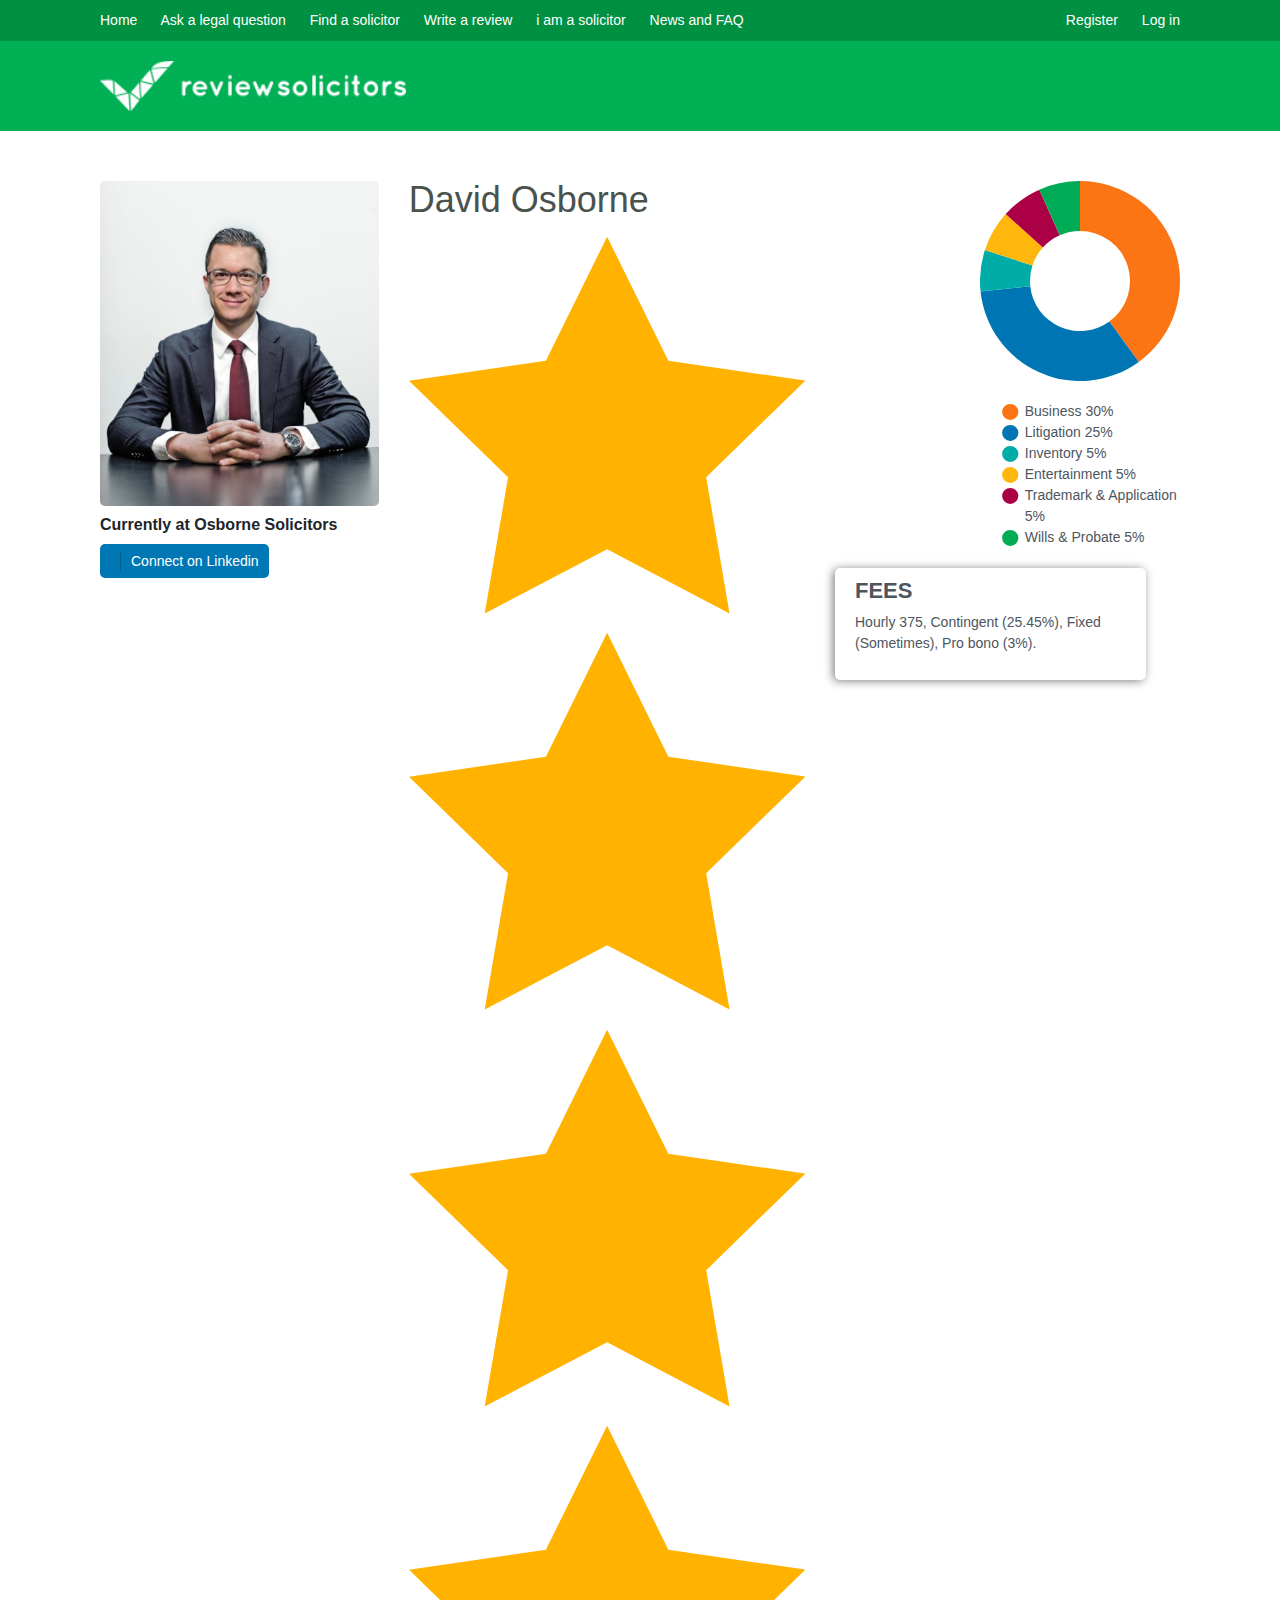
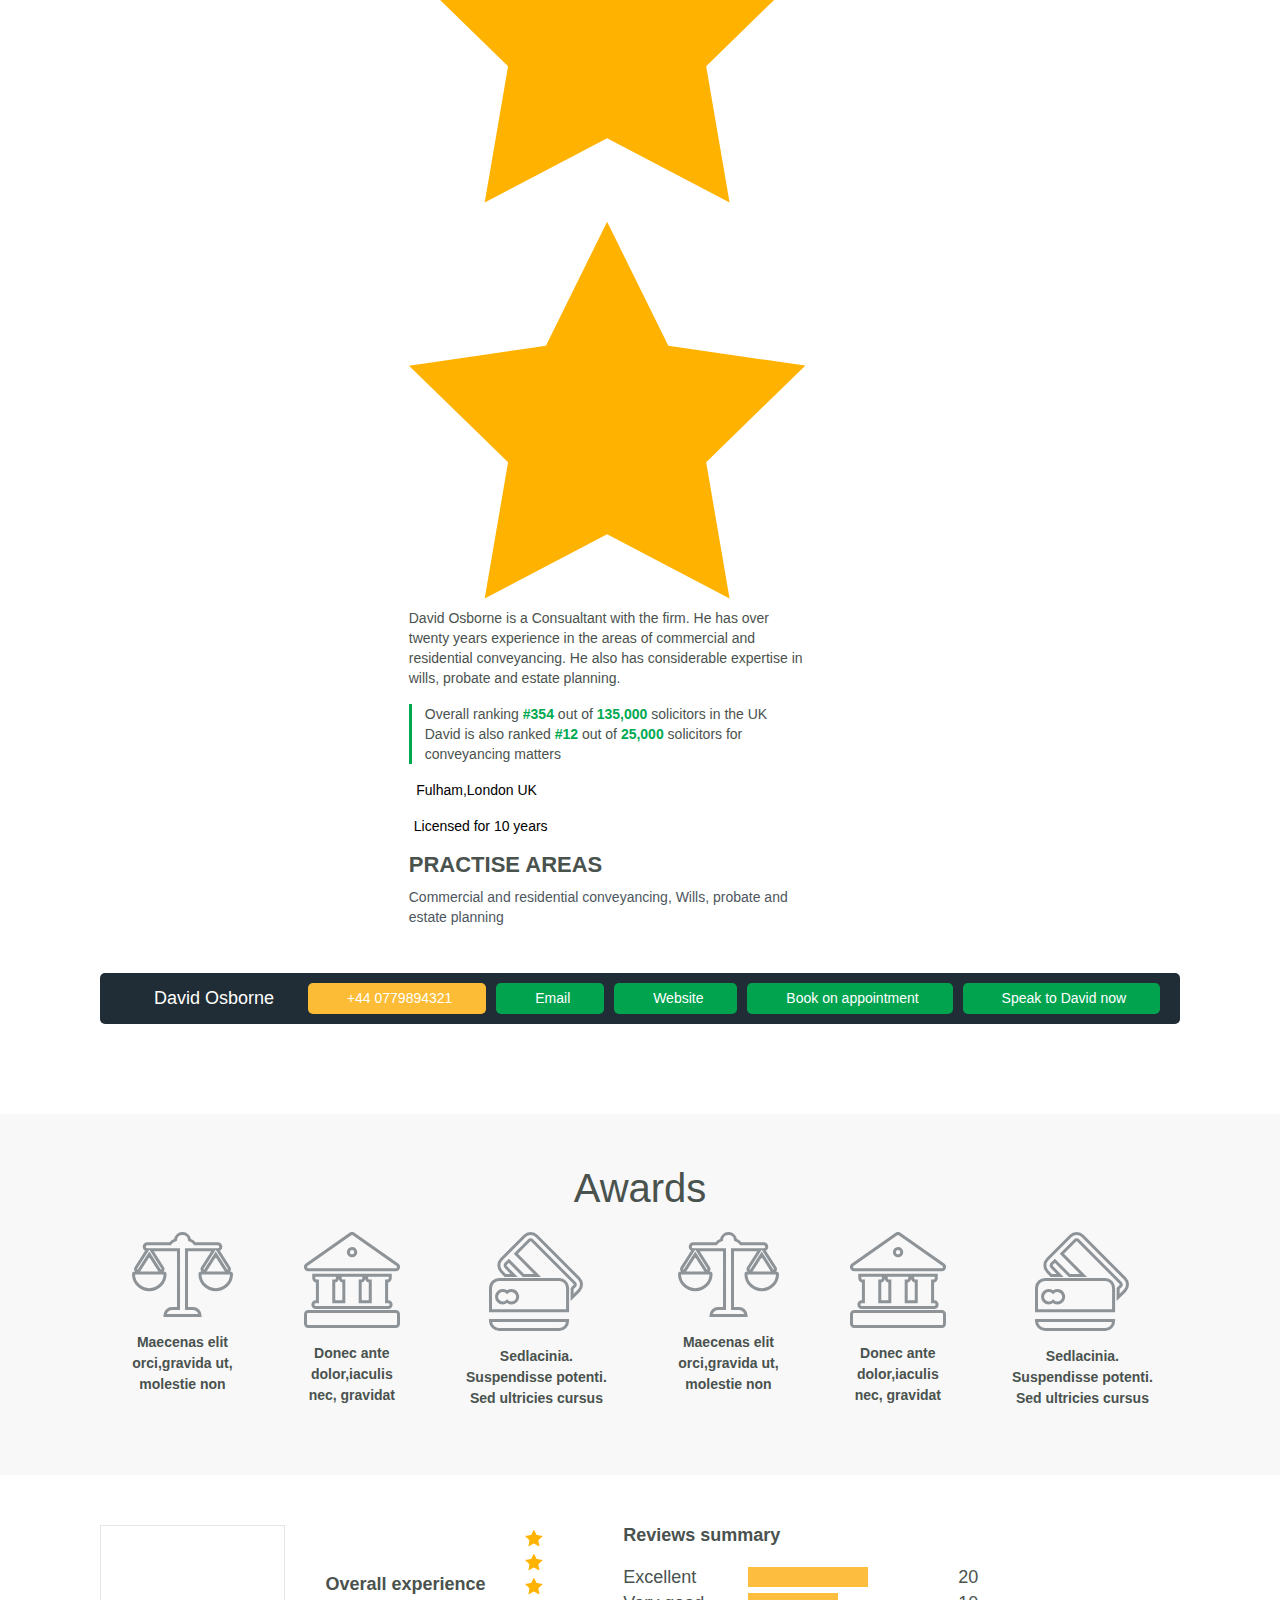
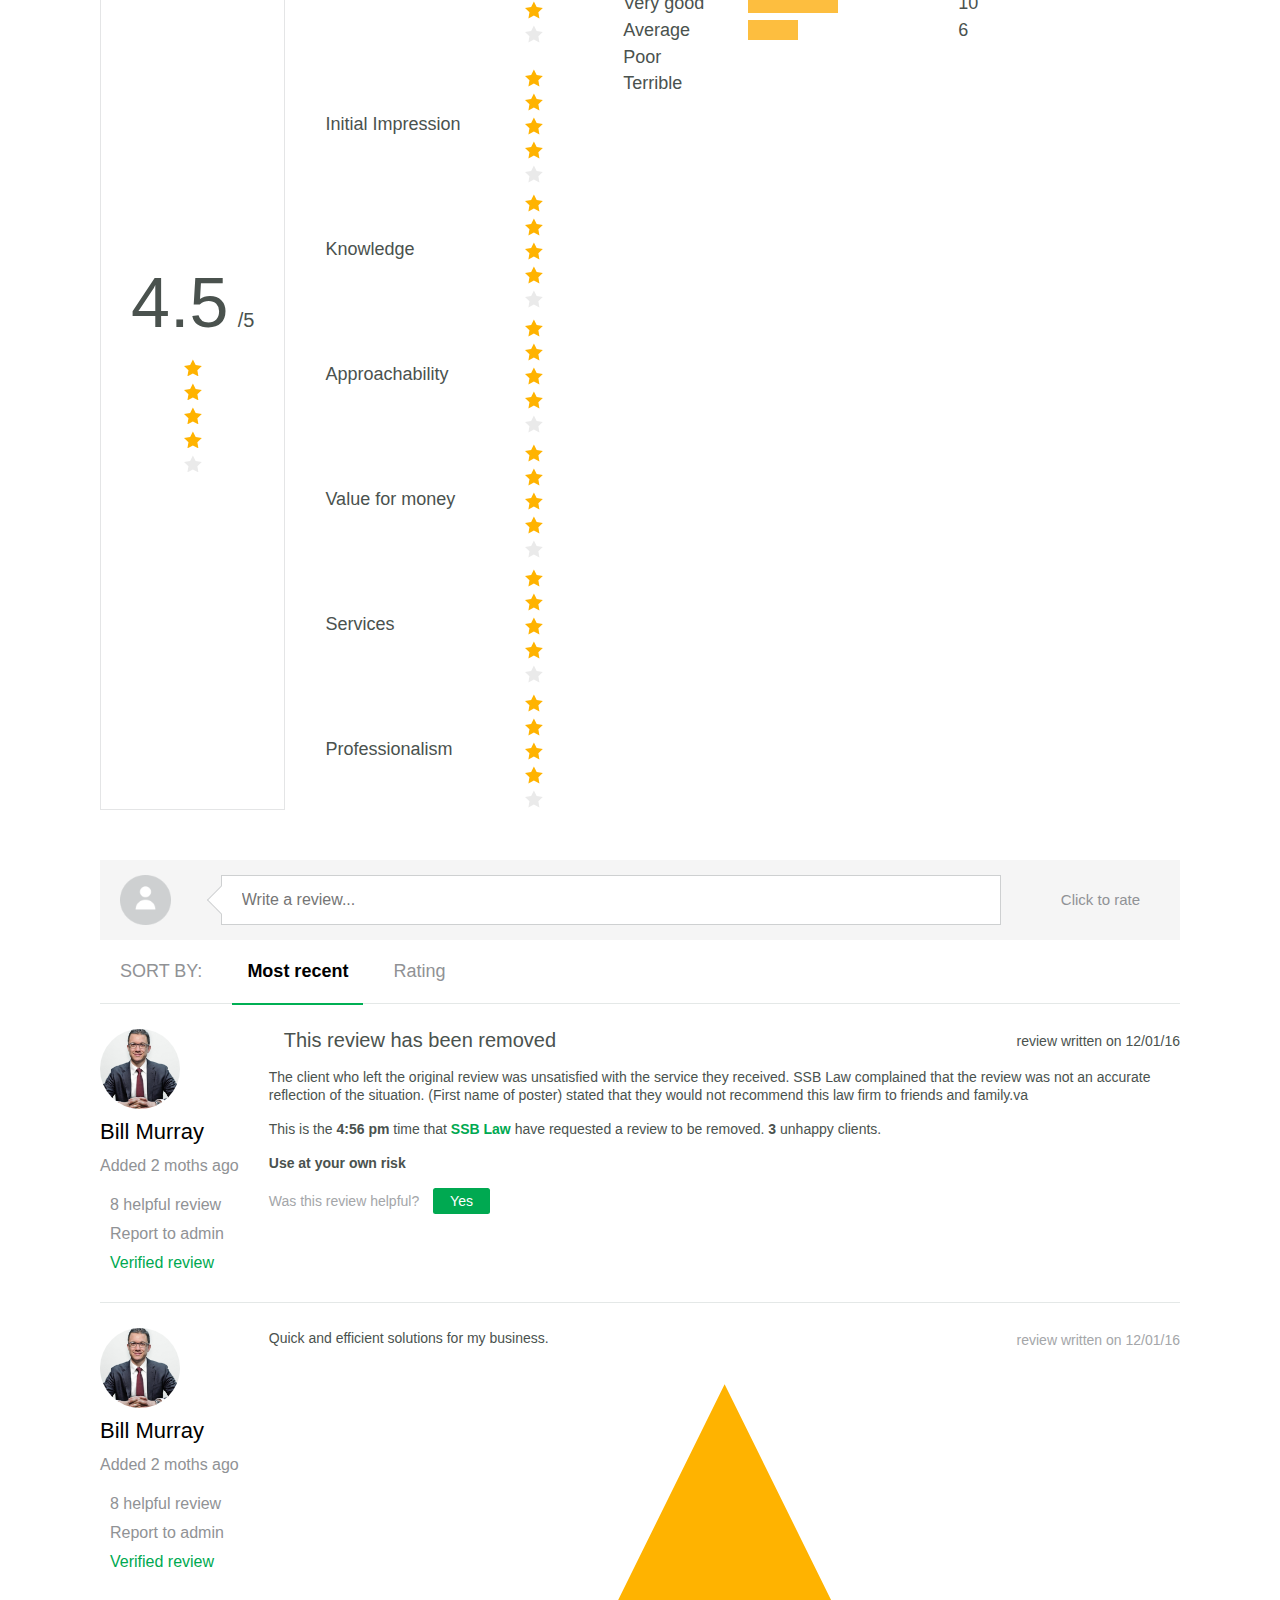
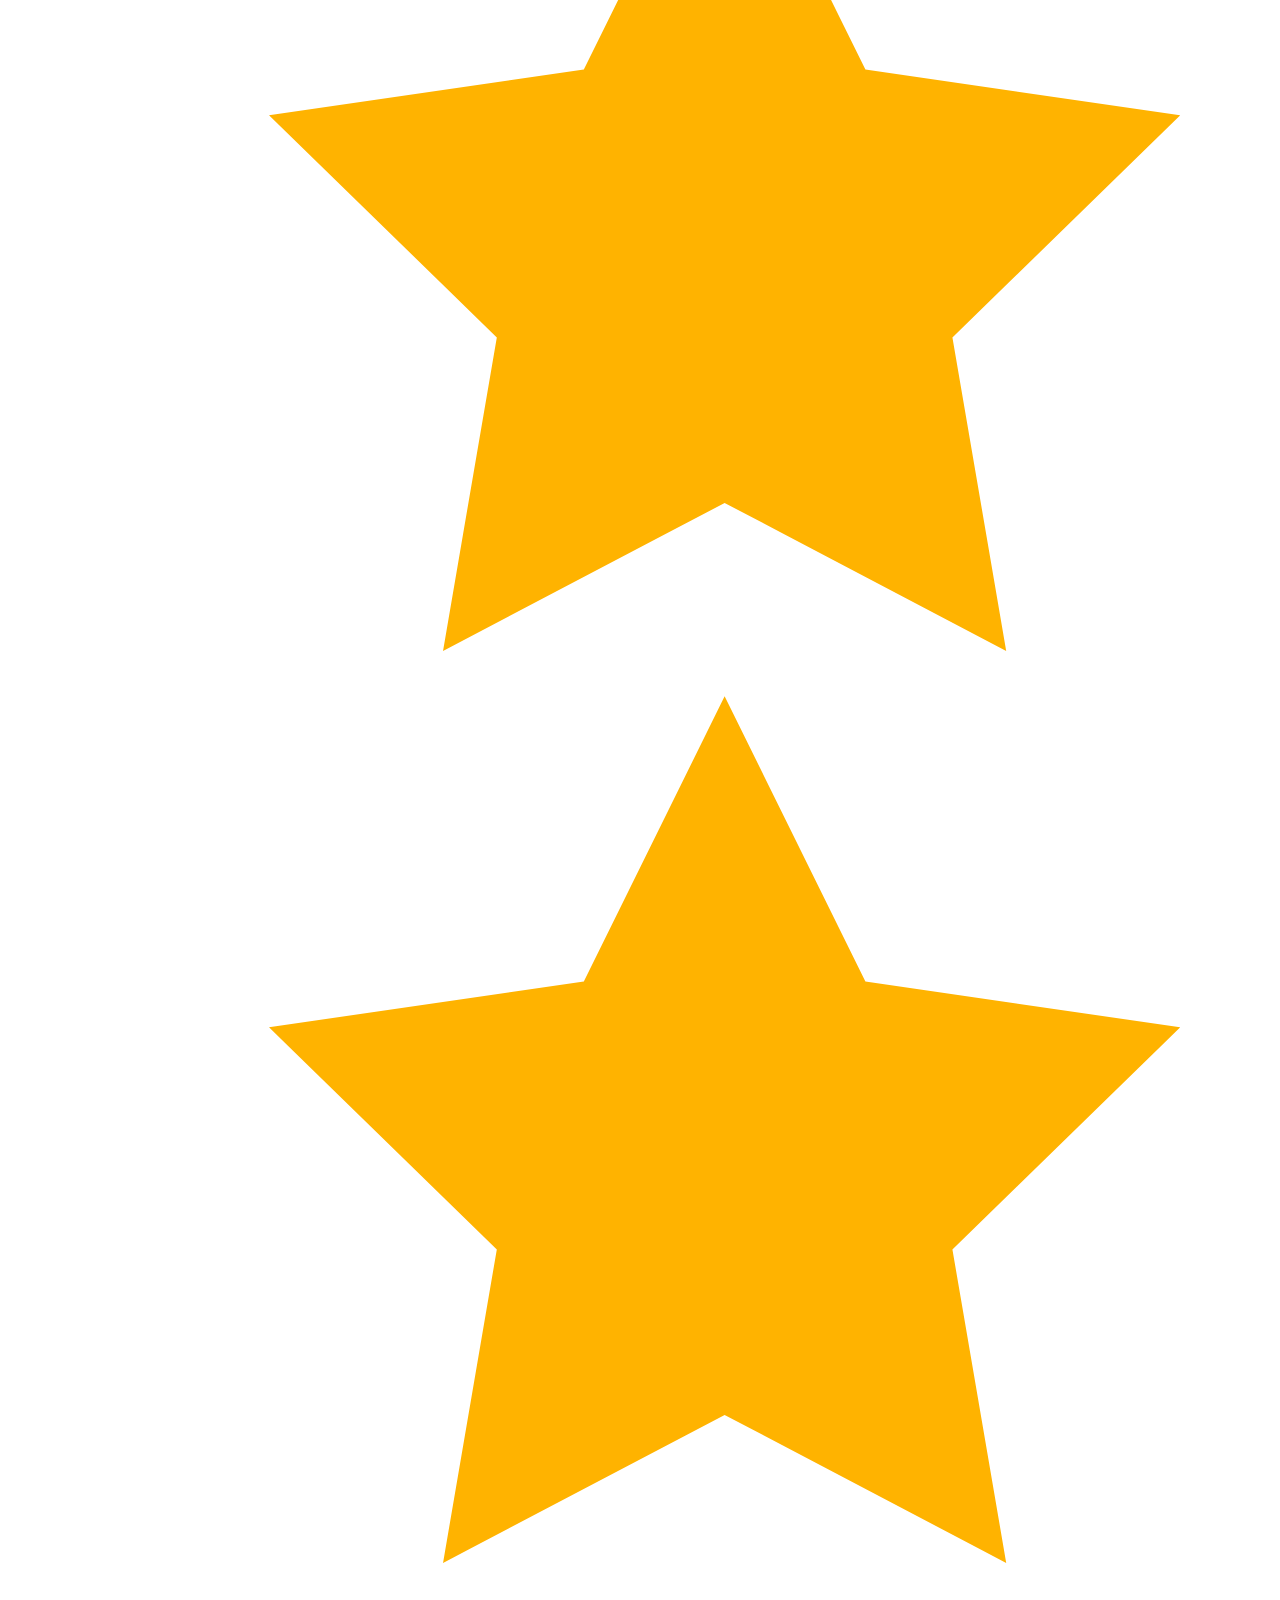
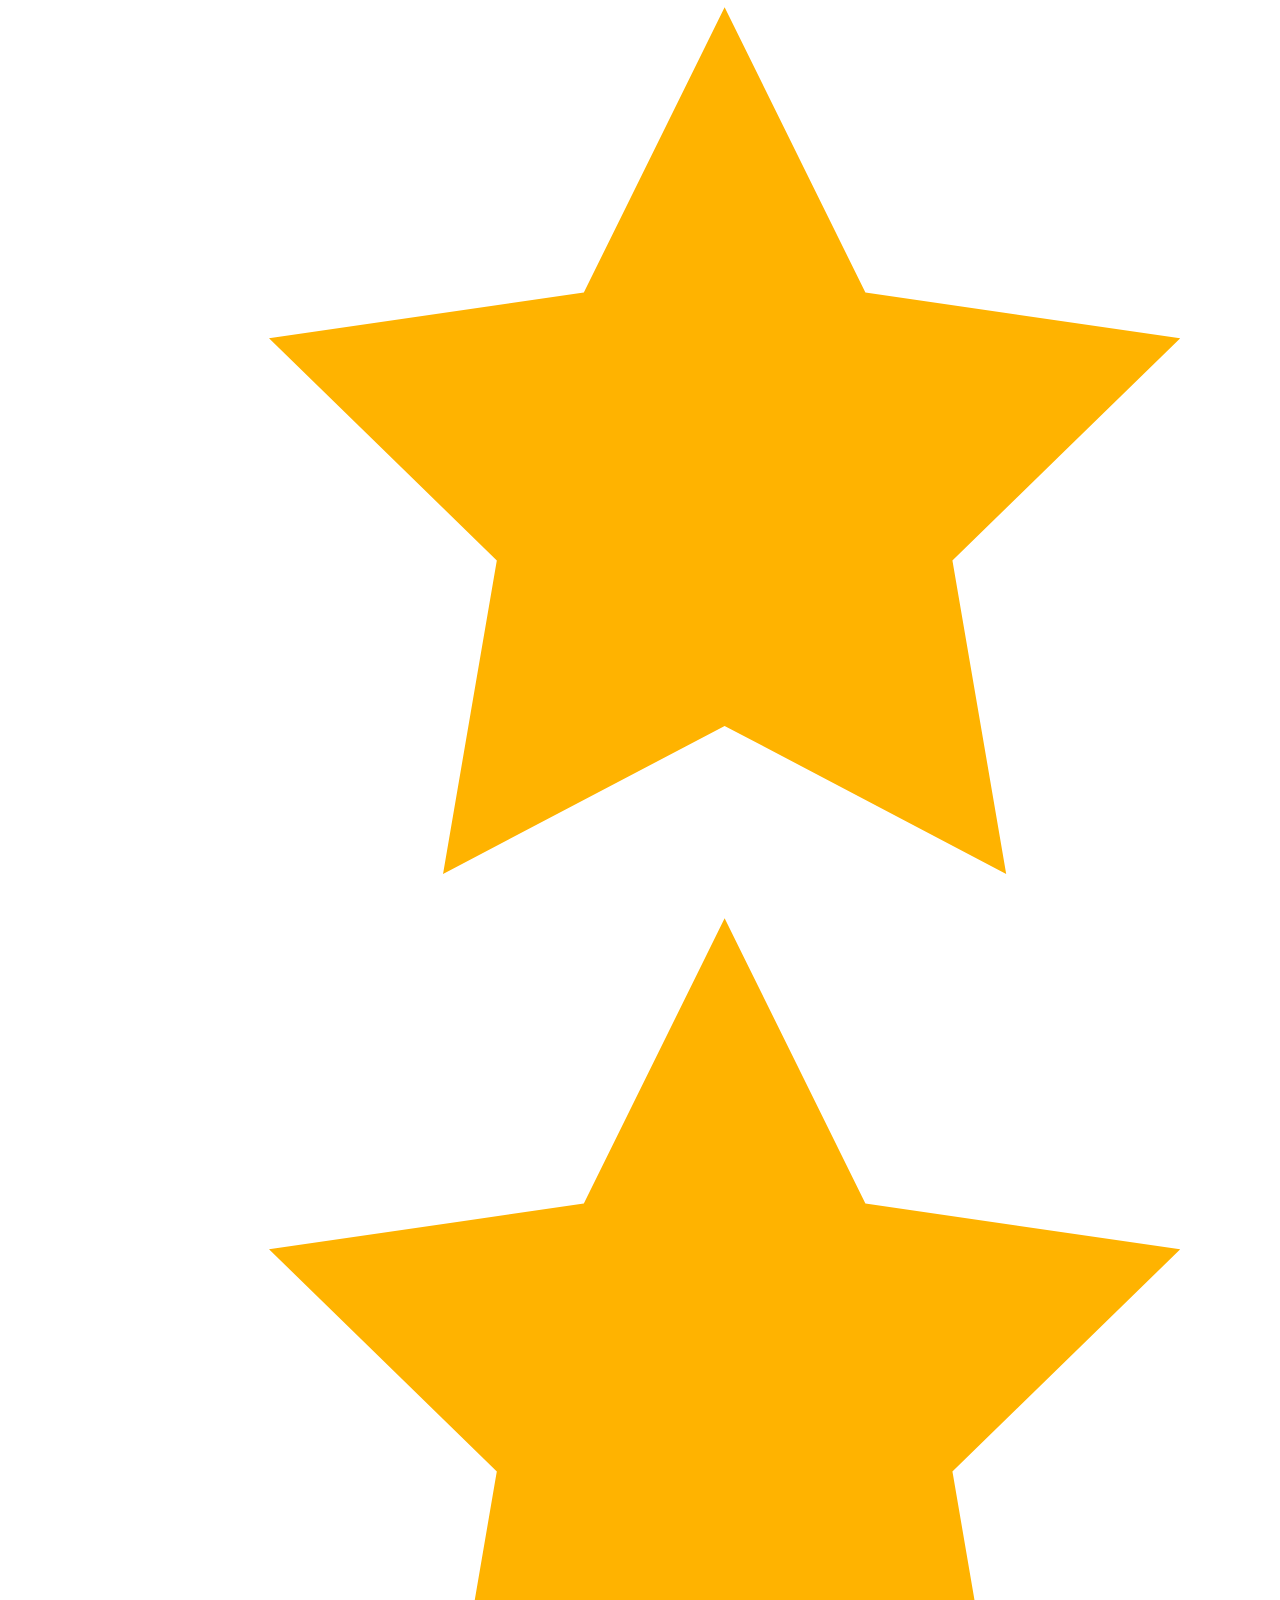
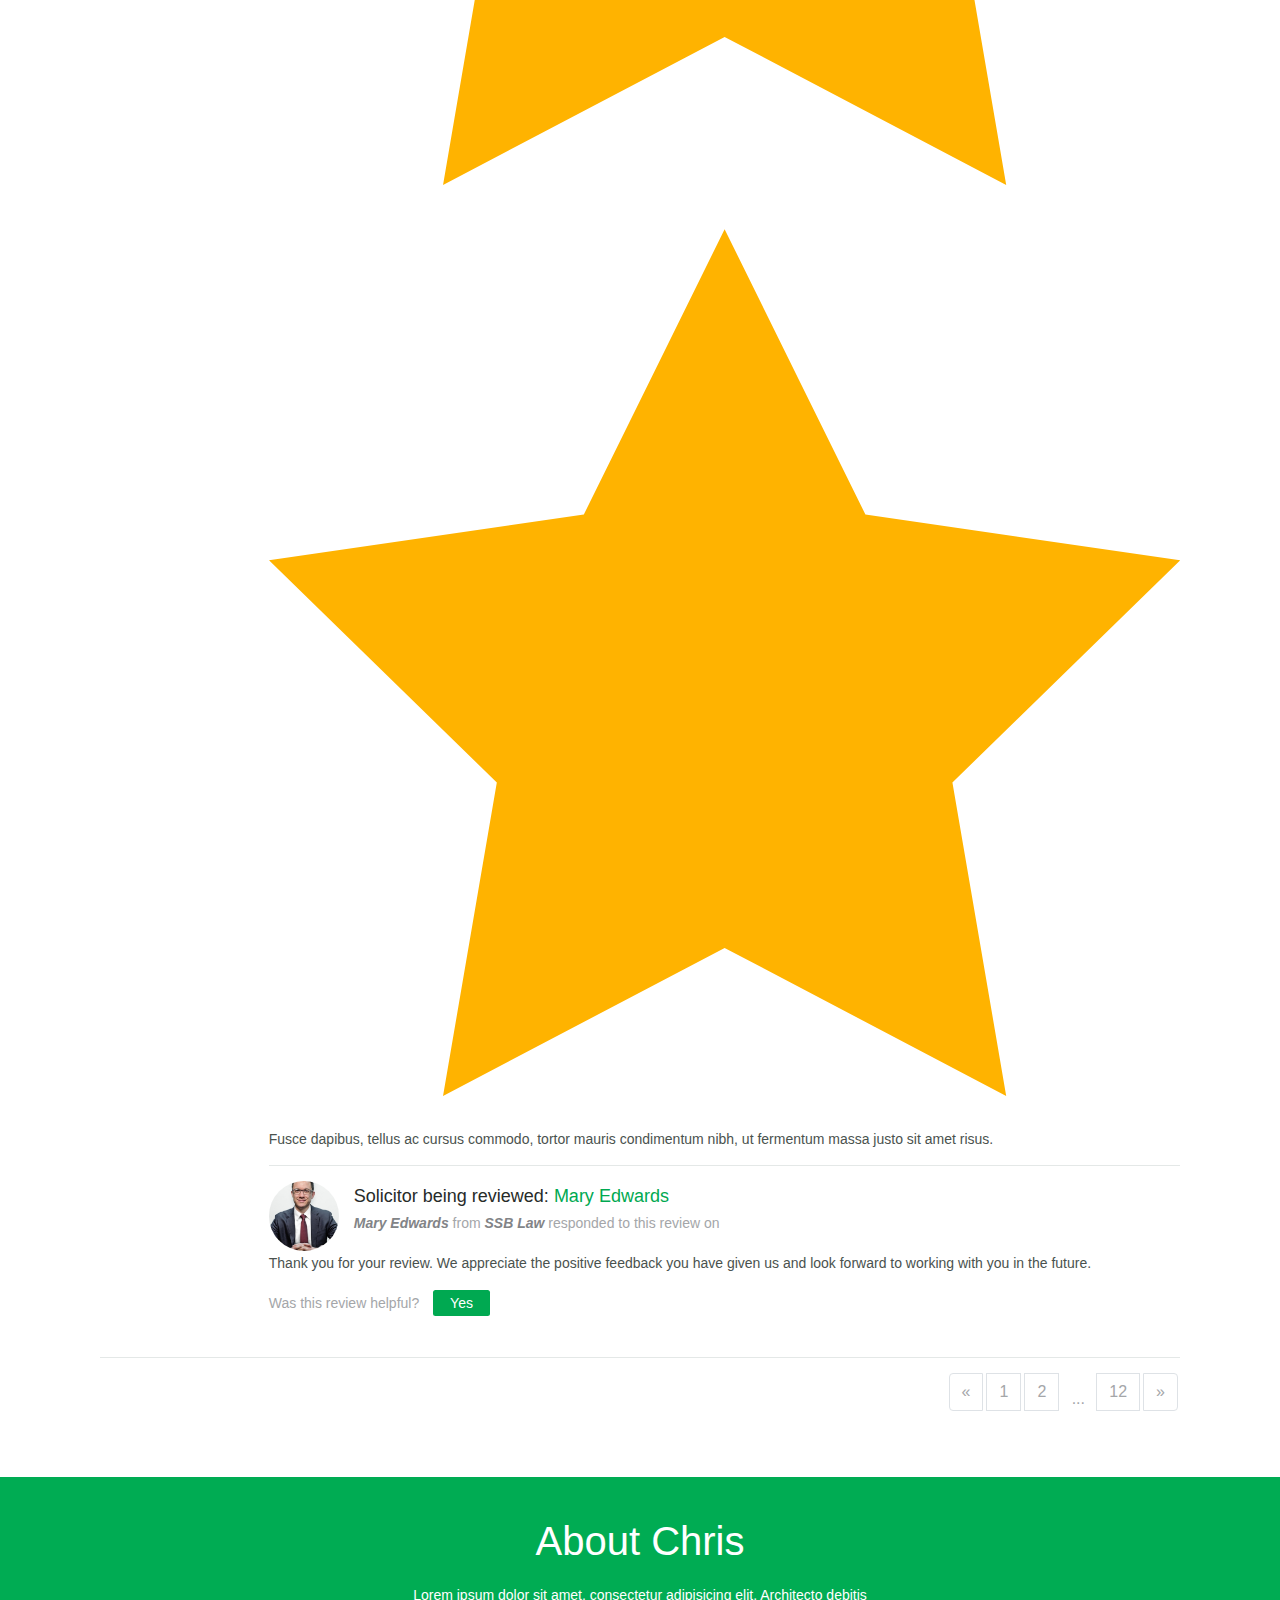
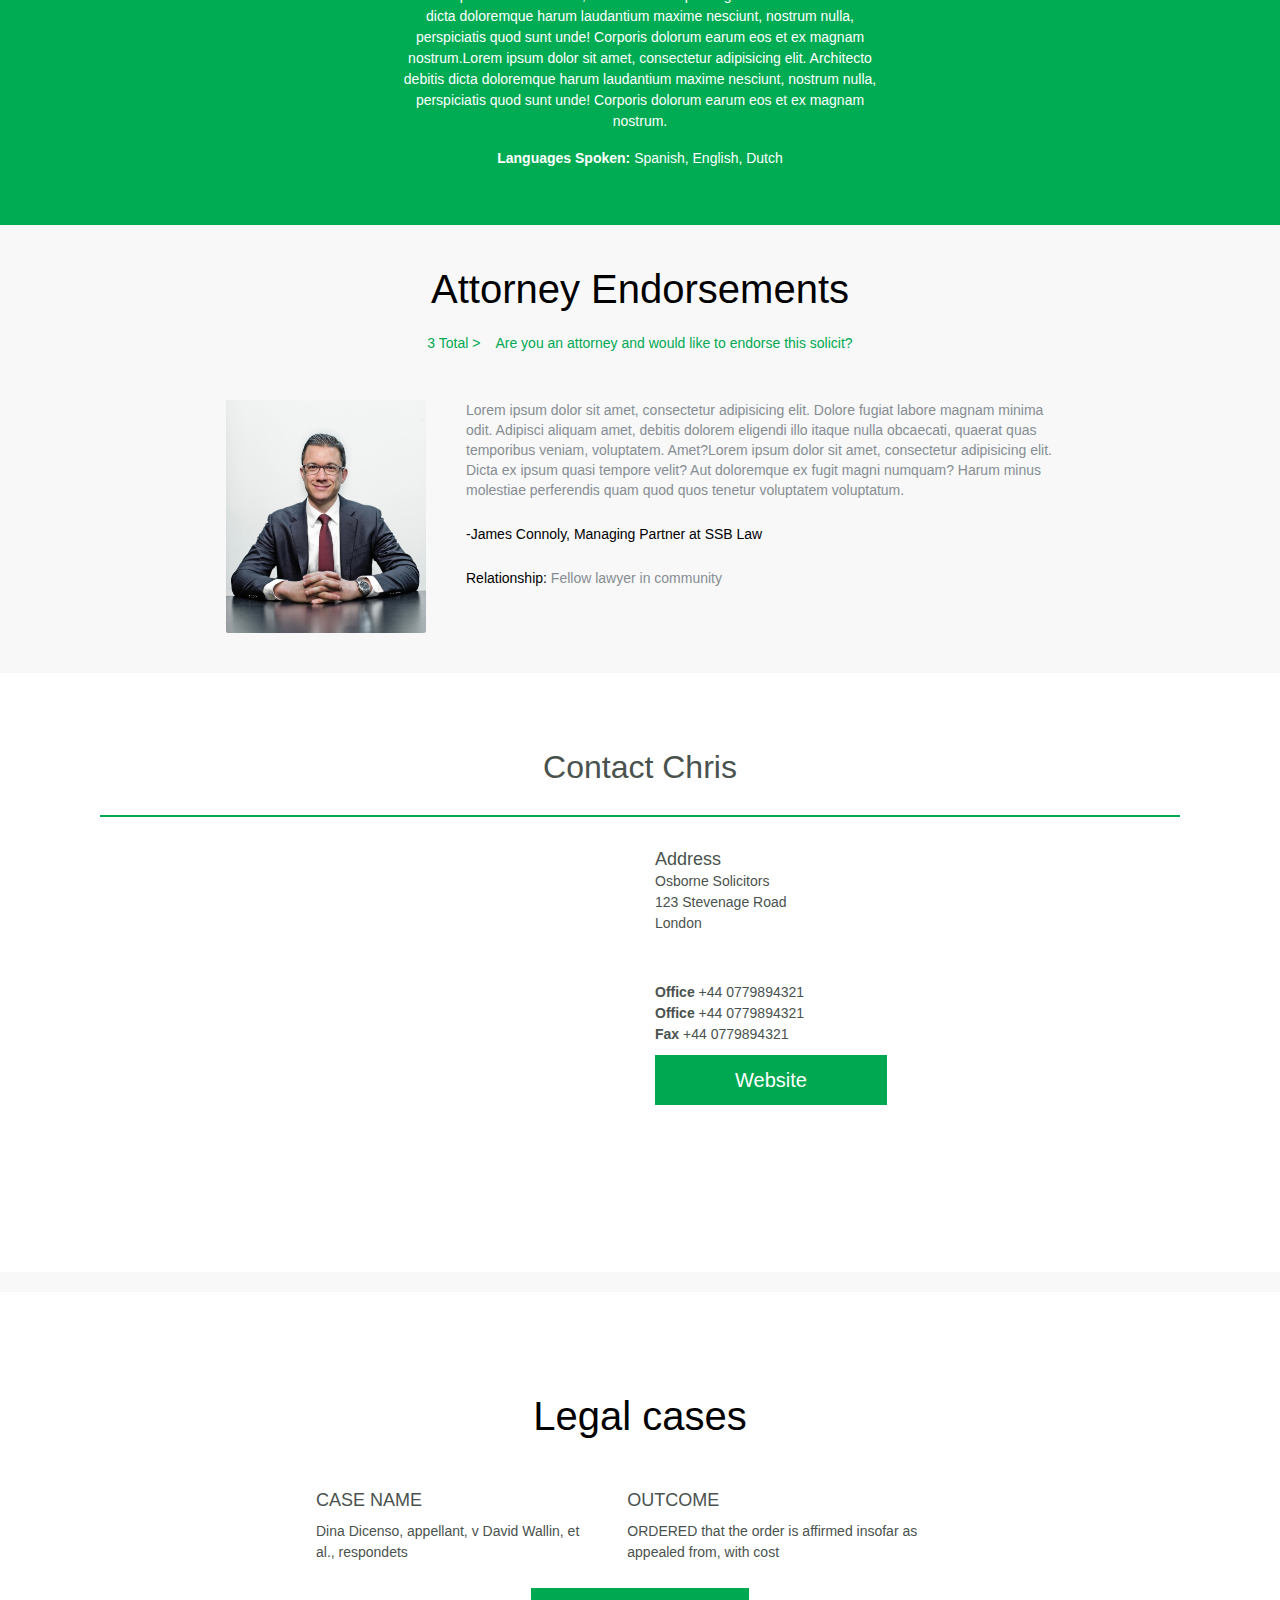
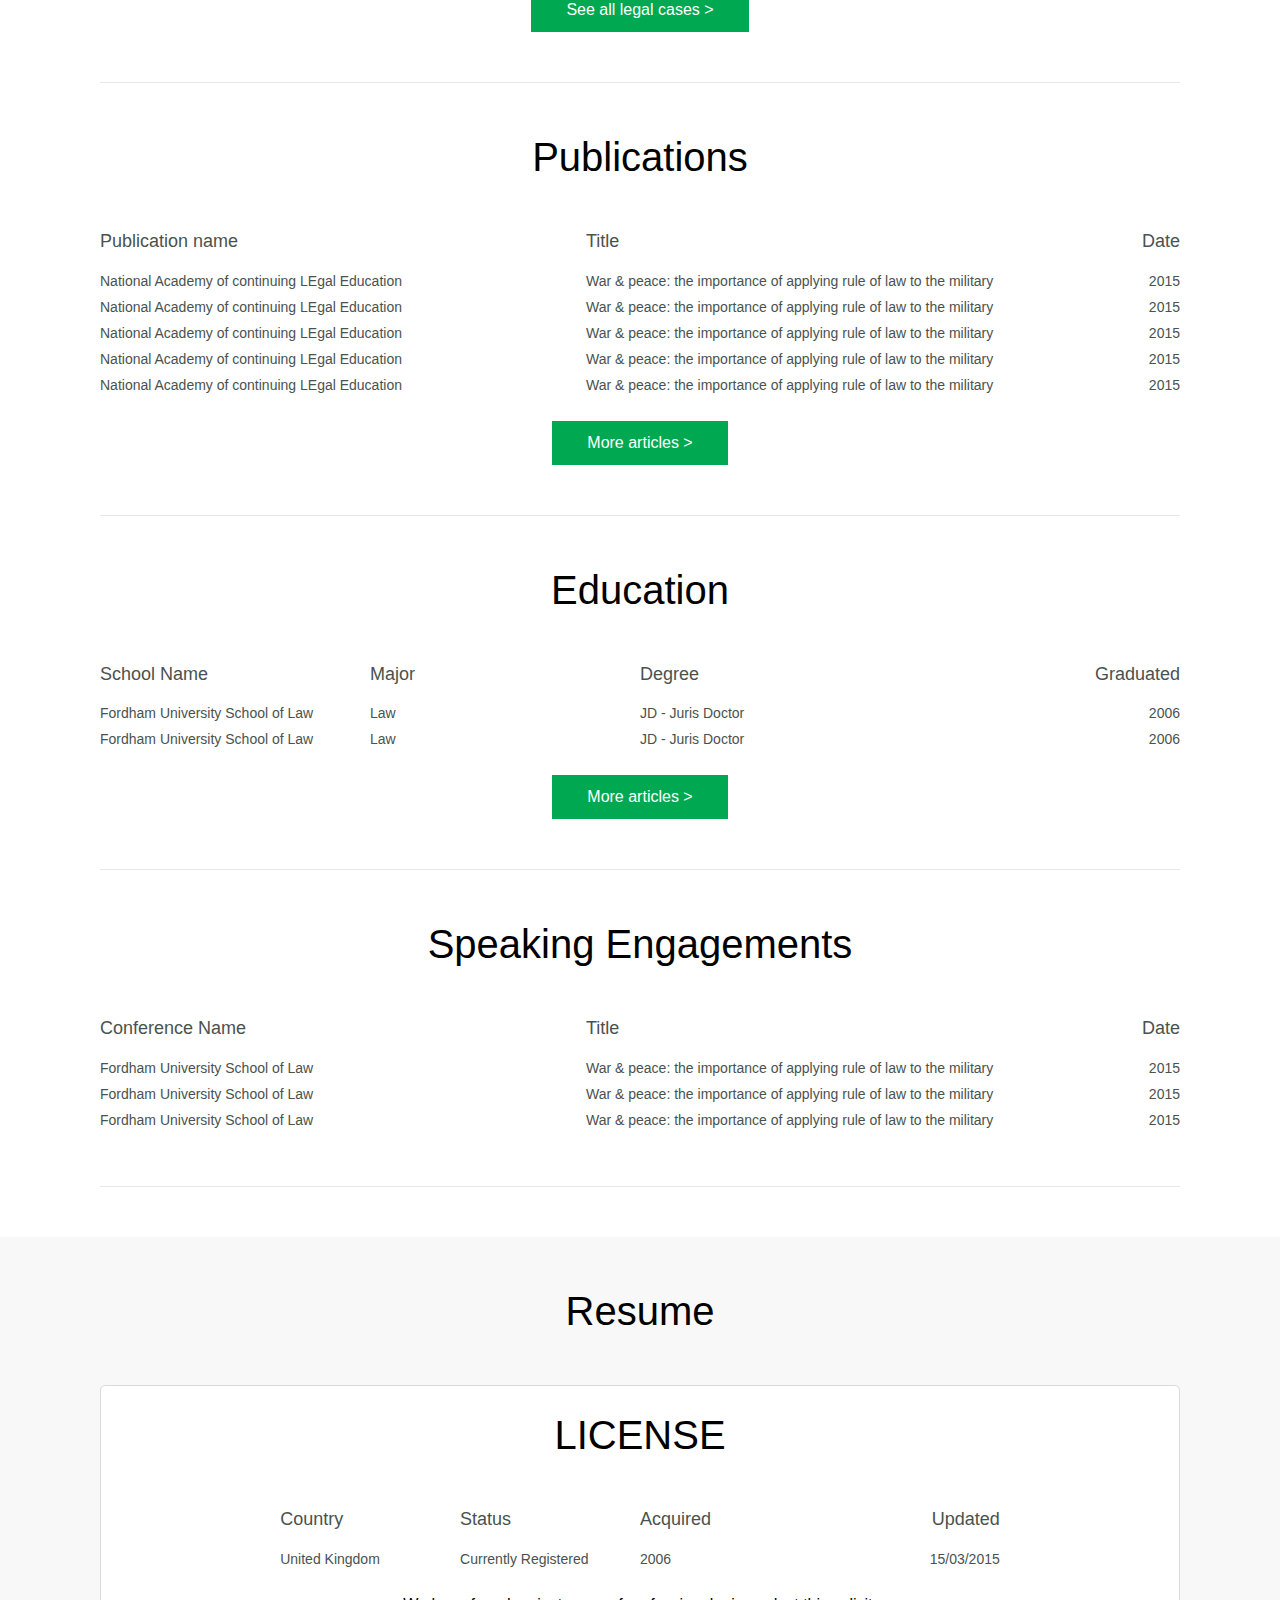
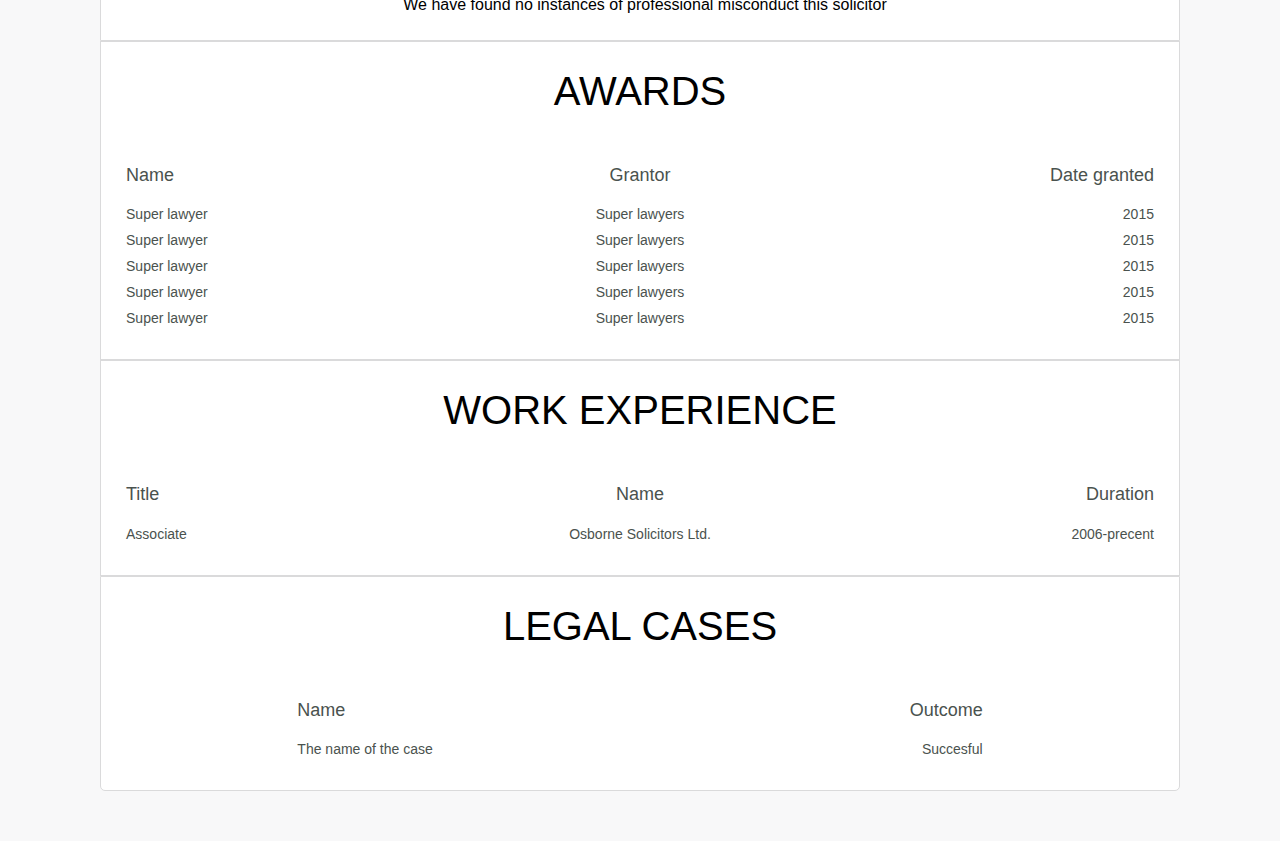
<file: index.html>
<!DOCTYPE html>
<html lang="en">
<head>
    <meta charset="UTF-8">
    <title>Solicitor</title>
    <link rel="stylesheet" href="./css/bootstrap.css">
    <link rel="stylesheet" href="https://use.fontawesome.com/releases/v5.2.0/css/all.css"
          integrity="sha384-hWVjflwFxL6sNzntih27bfxkr27PmbbK/iSvJ+a4+0owXq79v+lsFkW54bOGbiDQ" crossorigin="anonymous">
    <link rel="stylesheet" href="./css/style.css">
    <meta name="viewport" content="width=device-width, initial-scale=1">
</head>
<body>
<header>
    <nav class="flex-md-row flex-column d-flex align-items-center justify-content-between">
        <div>
            <a href="#">Home</a>
            <a href="#">Ask a legal question</a>
            <a href="#">Find a solicitor</a>
            <a href="#">Write a review</a>
            <a href="#">i am a solicitor</a>
            <a href="#">News and FAQ</a>

        </div>
        <div>
            <a href="#">Register</a>
            <a href="#">Log in</a>
        </div>
    </nav>
    <div class="img-header">
        <img src="assets/img/logo.png" alt="Solicitor">
    </div>
</header>


<main>


    <section id="profile" class="row m-0">

        <div class="left row m-0 col-md-8 pl-md-0">


            <div class="photo col-md-5 pl-md-0">
                <figure class="w-100">
                    <img src="assets/img/profile-photo.jpg" alt="">
                </figure>
                <h4>Currently at Osborne Solicitors</h4>
                <a href="#" class="linked-in ">
                    <span>
                        <i class="fab fa-linkedin-in"></i>
                    </span>
                    <span>
                         Connect on Linkedin
                    </span>
                </a>
            </div>

            <div class="text col-md-7 pr-md-0">
                <h2>David Osborne</h2>
                <div class="stars">
                    <svg version="1.1" id="Capa_1" xmlns="http://www.w3.org/2000/svg"
	 viewBox="0 0 53.867 53.867"  xml:space="preserve">
<polygon style="fill:#ffb300;" points="26.934,1.318 35.256,18.182 53.867,20.887 40.4,34.013 43.579,52.549 26.934,43.798
	10.288,52.549 13.467,34.013 0,20.887 18.611,18.182 "/>
</svg>
<svg version="1.1" id="Capa_1" xmlns="http://www.w3.org/2000/svg"
	 viewBox="0 0 53.867 53.867"  xml:space="preserve">
<polygon style="fill:#ffb300;" points="26.934,1.318 35.256,18.182 53.867,20.887 40.4,34.013 43.579,52.549 26.934,43.798
	10.288,52.549 13.467,34.013 0,20.887 18.611,18.182 "/>
</svg>
<svg version="1.1" id="Capa_1" xmlns="http://www.w3.org/2000/svg"
	 viewBox="0 0 53.867 53.867"  xml:space="preserve">
<polygon style="fill:#ffb300;" points="26.934,1.318 35.256,18.182 53.867,20.887 40.4,34.013 43.579,52.549 26.934,43.798
	10.288,52.549 13.467,34.013 0,20.887 18.611,18.182 "/>
</svg>
<svg version="1.1" id="Capa_1" xmlns="http://www.w3.org/2000/svg"
	 viewBox="0 0 53.867 53.867" xml:space="preserve">
<polygon style="fill:#ffb300;" points="26.934,1.318 35.256,18.182 53.867,20.887 40.4,34.013 43.579,52.549 26.934,43.798
	10.288,52.549 13.467,34.013 0,20.887 18.611,18.182 "/>
</svg>
<svg version="1.1" id="Capa_1" xmlns="http://www.w3.org/2000/svg"
	 viewBox="0 0 53.867 53.867"  xml:space="preserve">
<polygon style="fill:#ffb300;" points="26.934,1.318 35.256,18.182 53.867,20.887 40.4,34.013 43.579,52.549 26.934,43.798
	10.288,52.549 13.467,34.013 0,20.887 18.611,18.182 "/>
</svg>

                </div>
                <p>David Osborne is a Consualtant with the firm. He has over twenty years experience in the areas of
                    commercial and residential conveyancing. He also has considerable expertise in wills, probate and
                    estate planning.</p>
                <div class="stat">
                    <p>
                        Overall ranking <strong>#354</strong> out of <strong>135,000</strong> solicitors in the UK
                        David is also ranked <strong>#12</strong> out of <strong>25,000</strong> solicitors for
                        conveyancing matters
                    </p>
                </div>
                <div class="info">
                    <p><i class="fas fa-map-marker-alt"></i> Fulham,London UK</p>
                    <p><i class="fas fa-suitcase"></i> Licensed for 10 years</p>
                    <h3>Practise Areas</h3>
                    <p>Commercial and residential conveyancing, Wills, probate and estate planning </p>
                </div>
            </div>


        </div>

        <div class="right col-md-4 pr-md-0">
            <svg id="donut-chart"></svg>
            <ul>
                <li>Business 30%</li>
                <li>Litigation 25%</li>
                <li>Inventory 5%</li>
                <li>Entertainment 5%</li>
                <li>Trademark & Application 5%</li>
                <li>Wills & Probate 5%</li>
            </ul>
            <div class="fees">
                <h3>FEES</h3>
                <p>Hourly 375, Contingent (25.45%), Fixed
                    (Sometimes), Pro bono (3%).</p>
            </div>
        </div>
        <div class="contact w-100 d-flex flex-column flex-md-row ">
            <h2>David Osborne</h2>
            <a href="#"><i class="fas fa-phone"></i> +44 0779894321</a>
            <a href="#"><i class="fas fa-envelope"></i> Email</a>
            <a href="#"><i class="fas fa-desktop"></i> Website</a>
            <a href="#"><i class="fas fa-calendar"></i> Book on appointment</a>
            <a href="#"><i class="fas fa-comment"></i> Speak to David now</a>
        </div>
    </section>


</main>
<section id="awards" class="d-flex justify-content-center align-items-center flex-column">
    <h2>Awards</h2>
    <div class="awards d-flex flex-md-row flex-column justify-content-center align-items-md-start align-items-center ">
        <div class="award d-flex flex-column">
            <img src="./assets/svg/award.svg" alt="">
            <p>Maecenas elit orci,gravida ut, molestie non</p>
        </div>
        <div class="award d-flex flex-column">
            <img src="./assets/svg/award2.svg" alt="">
            <p>Donec ante dolor,iaculis nec, gravidat</p>
        </div>
        <div class="award d-flex flex-column">
            <img src="./assets/svg/award3.svg" alt="">
            <p>Sedlacinia. Suspendisse potenti.
                Sed ultricies cursus</p>
        </div>
        <div class="award d-flex flex-column">
            <img src="./assets/svg/award.svg" alt="">
            <p>Maecenas elit orci,gravida ut, molestie non</p>
        </div>
        <div class="award d-flex flex-column">
            <img src="./assets/svg/award2.svg" alt="">
            <p>Donec ante dolor,iaculis nec, gravidat</p>
        </div>
        <div class="award d-flex flex-column">
            <img src="./assets/svg/award3.svg" alt="">
            <p>Sedlacinia. Suspendisse potenti.
                Sed ultricies cursus</p>
        </div>
    </div>
</section>

<main>
    <section id="rating"
             class="d-flex flex-md-row flex-column justify-content-center  justify-content-md-start w-100  ">
        <div class="rating-box d-flex flex-column align-items-center justify-content-center">
            <h2>4.5
                <small>/5</small>
            </h2>
            <div class="stars  ">
                <svg version="1.1" id="Capa_1" xmlns="http://www.w3.org/2000/svg"
	 viewBox="0 0 53.867 53.867"  xml:space="preserve">
<polygon style="fill:#ffb300;" points="26.934,1.318 35.256,18.182 53.867,20.887 40.4,34.013 43.579,52.549 26.934,43.798
	10.288,52.549 13.467,34.013 0,20.887 18.611,18.182 "/>
</svg>
<svg version="1.1" id="Capa_1" xmlns="http://www.w3.org/2000/svg"
	 viewBox="0 0 53.867 53.867"  xml:space="preserve">
<polygon style="fill:#ffb300;" points="26.934,1.318 35.256,18.182 53.867,20.887 40.4,34.013 43.579,52.549 26.934,43.798
	10.288,52.549 13.467,34.013 0,20.887 18.611,18.182 "/>
</svg>
<svg version="1.1" id="Capa_1" xmlns="http://www.w3.org/2000/svg"
	 viewBox="0 0 53.867 53.867"  xml:space="preserve">
<polygon style="fill:#ffb300;" points="26.934,1.318 35.256,18.182 53.867,20.887 40.4,34.013 43.579,52.549 26.934,43.798
	10.288,52.549 13.467,34.013 0,20.887 18.611,18.182 "/>
</svg>
<svg version="1.1" id="Capa_1" xmlns="http://www.w3.org/2000/svg"
	 viewBox="0 0 53.867 53.867" xml:space="preserve">
<polygon style="fill:#ffb300;" points="26.934,1.318 35.256,18.182 53.867,20.887 40.4,34.013 43.579,52.549 26.934,43.798
	10.288,52.549 13.467,34.013 0,20.887 18.611,18.182 "/>
</svg>
<svg version="1.1" id="Capa_1" xmlns="http://www.w3.org/2000/svg"
	 viewBox="0 0 53.867 53.867"  xml:space="preserve">
<polygon style="fill:#eaeaea;" points="26.934,1.318 35.256,18.182 53.867,20.887 40.4,34.013 43.579,52.549 26.934,43.798
	10.288,52.549 13.467,34.013 0,20.887 18.611,18.182 "/>
</svg>

            </div>
        </div>
        <div class="experience d-flex flex-column align-items-center">
            <div class="heading d-flex align-items-center">
                <h3>Overall experience</h3>
                <div class="stars  ">
                    <svg version="1.1" id="Capa_1" xmlns="http://www.w3.org/2000/svg"
	 viewBox="0 0 53.867 53.867"  xml:space="preserve">
<polygon style="fill:#ffb300;" points="26.934,1.318 35.256,18.182 53.867,20.887 40.4,34.013 43.579,52.549 26.934,43.798
	10.288,52.549 13.467,34.013 0,20.887 18.611,18.182 "/>
</svg>
<svg version="1.1" id="Capa_1" xmlns="http://www.w3.org/2000/svg"
	 viewBox="0 0 53.867 53.867"  xml:space="preserve">
<polygon style="fill:#ffb300;" points="26.934,1.318 35.256,18.182 53.867,20.887 40.4,34.013 43.579,52.549 26.934,43.798
	10.288,52.549 13.467,34.013 0,20.887 18.611,18.182 "/>
</svg>
<svg version="1.1" id="Capa_1" xmlns="http://www.w3.org/2000/svg"
	 viewBox="0 0 53.867 53.867"  xml:space="preserve">
<polygon style="fill:#ffb300;" points="26.934,1.318 35.256,18.182 53.867,20.887 40.4,34.013 43.579,52.549 26.934,43.798
	10.288,52.549 13.467,34.013 0,20.887 18.611,18.182 "/>
</svg>
<svg version="1.1" id="Capa_1" xmlns="http://www.w3.org/2000/svg"
	 viewBox="0 0 53.867 53.867" xml:space="preserve">
<polygon style="fill:#ffb300;" points="26.934,1.318 35.256,18.182 53.867,20.887 40.4,34.013 43.579,52.549 26.934,43.798
	10.288,52.549 13.467,34.013 0,20.887 18.611,18.182 "/>
</svg>
<svg version="1.1" id="Capa_1" xmlns="http://www.w3.org/2000/svg"
	 viewBox="0 0 53.867 53.867"  xml:space="preserve">
<polygon style="fill:#eaeaea;" points="26.934,1.318 35.256,18.182 53.867,20.887 40.4,34.013 43.579,52.549 26.934,43.798
	10.288,52.549 13.467,34.013 0,20.887 18.611,18.182 "/>
</svg>

                </div>
            </div>
            <div class="experience-one d-flex align-items-center justify-content-start">
                <h3>Initial Impression</h3>
                <div class="stars  ">
                    <svg version="1.1" id="Capa_1" xmlns="http://www.w3.org/2000/svg"
	 viewBox="0 0 53.867 53.867"  xml:space="preserve">
<polygon style="fill:#ffb300;" points="26.934,1.318 35.256,18.182 53.867,20.887 40.4,34.013 43.579,52.549 26.934,43.798
	10.288,52.549 13.467,34.013 0,20.887 18.611,18.182 "/>
</svg>
<svg version="1.1" id="Capa_1" xmlns="http://www.w3.org/2000/svg"
	 viewBox="0 0 53.867 53.867"  xml:space="preserve">
<polygon style="fill:#ffb300;" points="26.934,1.318 35.256,18.182 53.867,20.887 40.4,34.013 43.579,52.549 26.934,43.798
	10.288,52.549 13.467,34.013 0,20.887 18.611,18.182 "/>
</svg>
<svg version="1.1" id="Capa_1" xmlns="http://www.w3.org/2000/svg"
	 viewBox="0 0 53.867 53.867"  xml:space="preserve">
<polygon style="fill:#ffb300;" points="26.934,1.318 35.256,18.182 53.867,20.887 40.4,34.013 43.579,52.549 26.934,43.798
	10.288,52.549 13.467,34.013 0,20.887 18.611,18.182 "/>
</svg>
<svg version="1.1" id="Capa_1" xmlns="http://www.w3.org/2000/svg"
	 viewBox="0 0 53.867 53.867" xml:space="preserve">
<polygon style="fill:#ffb300;" points="26.934,1.318 35.256,18.182 53.867,20.887 40.4,34.013 43.579,52.549 26.934,43.798
	10.288,52.549 13.467,34.013 0,20.887 18.611,18.182 "/>
</svg>
<svg version="1.1" id="Capa_1" xmlns="http://www.w3.org/2000/svg"
	 viewBox="0 0 53.867 53.867"  xml:space="preserve">
<polygon style="fill:#eaeaea;" points="26.934,1.318 35.256,18.182 53.867,20.887 40.4,34.013 43.579,52.549 26.934,43.798
	10.288,52.549 13.467,34.013 0,20.887 18.611,18.182 "/>
</svg>

                </div>
            </div>
            <div class="experience-one d-flex align-items-center justify-content-start">
                <h3>Knowledge</h3>
                <div class="stars  ">
                    <svg version="1.1" id="Capa_1" xmlns="http://www.w3.org/2000/svg"
	 viewBox="0 0 53.867 53.867"  xml:space="preserve">
<polygon style="fill:#ffb300;" points="26.934,1.318 35.256,18.182 53.867,20.887 40.4,34.013 43.579,52.549 26.934,43.798
	10.288,52.549 13.467,34.013 0,20.887 18.611,18.182 "/>
</svg>
<svg version="1.1" id="Capa_1" xmlns="http://www.w3.org/2000/svg"
	 viewBox="0 0 53.867 53.867"  xml:space="preserve">
<polygon style="fill:#ffb300;" points="26.934,1.318 35.256,18.182 53.867,20.887 40.4,34.013 43.579,52.549 26.934,43.798
	10.288,52.549 13.467,34.013 0,20.887 18.611,18.182 "/>
</svg>
<svg version="1.1" id="Capa_1" xmlns="http://www.w3.org/2000/svg"
	 viewBox="0 0 53.867 53.867"  xml:space="preserve">
<polygon style="fill:#ffb300;" points="26.934,1.318 35.256,18.182 53.867,20.887 40.4,34.013 43.579,52.549 26.934,43.798
	10.288,52.549 13.467,34.013 0,20.887 18.611,18.182 "/>
</svg>
<svg version="1.1" id="Capa_1" xmlns="http://www.w3.org/2000/svg"
	 viewBox="0 0 53.867 53.867" xml:space="preserve">
<polygon style="fill:#ffb300;" points="26.934,1.318 35.256,18.182 53.867,20.887 40.4,34.013 43.579,52.549 26.934,43.798
	10.288,52.549 13.467,34.013 0,20.887 18.611,18.182 "/>
</svg>
<svg version="1.1" id="Capa_1" xmlns="http://www.w3.org/2000/svg"
	 viewBox="0 0 53.867 53.867"  xml:space="preserve">
<polygon style="fill:#eaeaea;" points="26.934,1.318 35.256,18.182 53.867,20.887 40.4,34.013 43.579,52.549 26.934,43.798
	10.288,52.549 13.467,34.013 0,20.887 18.611,18.182 "/>
</svg>

                </div>
            </div>
            <div class="experience-one d-flex align-items-center justify-content-start">
                <h3>Approachability</h3>
                <div class="stars  ">
                    <svg version="1.1" id="Capa_1" xmlns="http://www.w3.org/2000/svg"
	 viewBox="0 0 53.867 53.867"  xml:space="preserve">
<polygon style="fill:#ffb300;" points="26.934,1.318 35.256,18.182 53.867,20.887 40.4,34.013 43.579,52.549 26.934,43.798
	10.288,52.549 13.467,34.013 0,20.887 18.611,18.182 "/>
</svg>
<svg version="1.1" id="Capa_1" xmlns="http://www.w3.org/2000/svg"
	 viewBox="0 0 53.867 53.867"  xml:space="preserve">
<polygon style="fill:#ffb300;" points="26.934,1.318 35.256,18.182 53.867,20.887 40.4,34.013 43.579,52.549 26.934,43.798
	10.288,52.549 13.467,34.013 0,20.887 18.611,18.182 "/>
</svg>
<svg version="1.1" id="Capa_1" xmlns="http://www.w3.org/2000/svg"
	 viewBox="0 0 53.867 53.867"  xml:space="preserve">
<polygon style="fill:#ffb300;" points="26.934,1.318 35.256,18.182 53.867,20.887 40.4,34.013 43.579,52.549 26.934,43.798
	10.288,52.549 13.467,34.013 0,20.887 18.611,18.182 "/>
</svg>
<svg version="1.1" id="Capa_1" xmlns="http://www.w3.org/2000/svg"
	 viewBox="0 0 53.867 53.867" xml:space="preserve">
<polygon style="fill:#ffb300;" points="26.934,1.318 35.256,18.182 53.867,20.887 40.4,34.013 43.579,52.549 26.934,43.798
	10.288,52.549 13.467,34.013 0,20.887 18.611,18.182 "/>
</svg>
<svg version="1.1" id="Capa_1" xmlns="http://www.w3.org/2000/svg"
	 viewBox="0 0 53.867 53.867"  xml:space="preserve">
<polygon style="fill:#eaeaea;" points="26.934,1.318 35.256,18.182 53.867,20.887 40.4,34.013 43.579,52.549 26.934,43.798
	10.288,52.549 13.467,34.013 0,20.887 18.611,18.182 "/>
</svg>

                </div>
            </div>
            <div class="experience-one d-flex align-items-center justify-content-start">
                <h3> Value for money</h3>
                <div class="stars  ">
                    <svg version="1.1" id="Capa_1" xmlns="http://www.w3.org/2000/svg"
	 viewBox="0 0 53.867 53.867"  xml:space="preserve">
<polygon style="fill:#ffb300;" points="26.934,1.318 35.256,18.182 53.867,20.887 40.4,34.013 43.579,52.549 26.934,43.798
	10.288,52.549 13.467,34.013 0,20.887 18.611,18.182 "/>
</svg>
<svg version="1.1" id="Capa_1" xmlns="http://www.w3.org/2000/svg"
	 viewBox="0 0 53.867 53.867"  xml:space="preserve">
<polygon style="fill:#ffb300;" points="26.934,1.318 35.256,18.182 53.867,20.887 40.4,34.013 43.579,52.549 26.934,43.798
	10.288,52.549 13.467,34.013 0,20.887 18.611,18.182 "/>
</svg>
<svg version="1.1" id="Capa_1" xmlns="http://www.w3.org/2000/svg"
	 viewBox="0 0 53.867 53.867"  xml:space="preserve">
<polygon style="fill:#ffb300;" points="26.934,1.318 35.256,18.182 53.867,20.887 40.4,34.013 43.579,52.549 26.934,43.798
	10.288,52.549 13.467,34.013 0,20.887 18.611,18.182 "/>
</svg>
<svg version="1.1" id="Capa_1" xmlns="http://www.w3.org/2000/svg"
	 viewBox="0 0 53.867 53.867" xml:space="preserve">
<polygon style="fill:#ffb300;" points="26.934,1.318 35.256,18.182 53.867,20.887 40.4,34.013 43.579,52.549 26.934,43.798
	10.288,52.549 13.467,34.013 0,20.887 18.611,18.182 "/>
</svg>
<svg version="1.1" id="Capa_1" xmlns="http://www.w3.org/2000/svg"
	 viewBox="0 0 53.867 53.867"  xml:space="preserve">
<polygon style="fill:#eaeaea;" points="26.934,1.318 35.256,18.182 53.867,20.887 40.4,34.013 43.579,52.549 26.934,43.798
	10.288,52.549 13.467,34.013 0,20.887 18.611,18.182 "/>
</svg>

                </div>
            </div>
            <div class="experience-one d-flex align-items-center justify-content-start">
                <h3>Services</h3>
                <div class="stars  ">
                    <svg version="1.1" id="Capa_1" xmlns="http://www.w3.org/2000/svg"
	 viewBox="0 0 53.867 53.867"  xml:space="preserve">
<polygon style="fill:#ffb300;" points="26.934,1.318 35.256,18.182 53.867,20.887 40.4,34.013 43.579,52.549 26.934,43.798
	10.288,52.549 13.467,34.013 0,20.887 18.611,18.182 "/>
</svg>
<svg version="1.1" id="Capa_1" xmlns="http://www.w3.org/2000/svg"
	 viewBox="0 0 53.867 53.867"  xml:space="preserve">
<polygon style="fill:#ffb300;" points="26.934,1.318 35.256,18.182 53.867,20.887 40.4,34.013 43.579,52.549 26.934,43.798
	10.288,52.549 13.467,34.013 0,20.887 18.611,18.182 "/>
</svg>
<svg version="1.1" id="Capa_1" xmlns="http://www.w3.org/2000/svg"
	 viewBox="0 0 53.867 53.867"  xml:space="preserve">
<polygon style="fill:#ffb300;" points="26.934,1.318 35.256,18.182 53.867,20.887 40.4,34.013 43.579,52.549 26.934,43.798
	10.288,52.549 13.467,34.013 0,20.887 18.611,18.182 "/>
</svg>
<svg version="1.1" id="Capa_1" xmlns="http://www.w3.org/2000/svg"
	 viewBox="0 0 53.867 53.867" xml:space="preserve">
<polygon style="fill:#ffb300;" points="26.934,1.318 35.256,18.182 53.867,20.887 40.4,34.013 43.579,52.549 26.934,43.798
	10.288,52.549 13.467,34.013 0,20.887 18.611,18.182 "/>
</svg>
<svg version="1.1" id="Capa_1" xmlns="http://www.w3.org/2000/svg"
	 viewBox="0 0 53.867 53.867"  xml:space="preserve">
<polygon style="fill:#eaeaea;" points="26.934,1.318 35.256,18.182 53.867,20.887 40.4,34.013 43.579,52.549 26.934,43.798
	10.288,52.549 13.467,34.013 0,20.887 18.611,18.182 "/>
</svg>

                </div>
            </div>
            <div class="experience-one d-flex align-items-center justify-content-start">
                <h3>Professionalism</h3>
                <div class="stars  ">
                    <svg version="1.1" id="Capa_1" xmlns="http://www.w3.org/2000/svg"
	 viewBox="0 0 53.867 53.867"  xml:space="preserve">
<polygon style="fill:#ffb300;" points="26.934,1.318 35.256,18.182 53.867,20.887 40.4,34.013 43.579,52.549 26.934,43.798
	10.288,52.549 13.467,34.013 0,20.887 18.611,18.182 "/>
</svg>
<svg version="1.1" id="Capa_1" xmlns="http://www.w3.org/2000/svg"
	 viewBox="0 0 53.867 53.867"  xml:space="preserve">
<polygon style="fill:#ffb300;" points="26.934,1.318 35.256,18.182 53.867,20.887 40.4,34.013 43.579,52.549 26.934,43.798
	10.288,52.549 13.467,34.013 0,20.887 18.611,18.182 "/>
</svg>
<svg version="1.1" id="Capa_1" xmlns="http://www.w3.org/2000/svg"
	 viewBox="0 0 53.867 53.867"  xml:space="preserve">
<polygon style="fill:#ffb300;" points="26.934,1.318 35.256,18.182 53.867,20.887 40.4,34.013 43.579,52.549 26.934,43.798
	10.288,52.549 13.467,34.013 0,20.887 18.611,18.182 "/>
</svg>
<svg version="1.1" id="Capa_1" xmlns="http://www.w3.org/2000/svg"
	 viewBox="0 0 53.867 53.867" xml:space="preserve">
<polygon style="fill:#ffb300;" points="26.934,1.318 35.256,18.182 53.867,20.887 40.4,34.013 43.579,52.549 26.934,43.798
	10.288,52.549 13.467,34.013 0,20.887 18.611,18.182 "/>
</svg>
<svg version="1.1" id="Capa_1" xmlns="http://www.w3.org/2000/svg"
	 viewBox="0 0 53.867 53.867"  xml:space="preserve">
<polygon style="fill:#eaeaea;" points="26.934,1.318 35.256,18.182 53.867,20.887 40.4,34.013 43.579,52.549 26.934,43.798
	10.288,52.549 13.467,34.013 0,20.887 18.611,18.182 "/>
</svg>

                </div>
            </div>
        </div>
        <div class="summary d-flex flex-column align-items-start">
            <h3>Reviews summary</h3>
            <div class="summary-one d-flex justify-content-start">
                <h3>Excellent</h3>
                <div class="counter d-flex">
                    <div class="fill">
                        <div class="inner" style="width: 60%">
                        </div>
                    </div>
                    <h3>20</h3>
                </div>
            </div>
            <div class="summary-one d-flex justify-content-start">
                <h3>Very good</h3>
                <div class="counter d-flex">
                    <div class="fill">
                        <div class="inner" style="width: 45%;">
                        </div>
                    </div>
                    <h3>10</h3>
                </div>
            </div>
            <div class="summary-one d-flex justify-content-start">
                <h3>Average</h3>
                <div class="counter d-flex">
                    <div class="fill">
                        <div class="inner" style="width: 25%;">
                        </div>
                    </div>
                    <h3>6</h3>
                </div>
            </div>
            <div class="summary-one d-flex justify-content-start">
                <h3>Poor</h3>
                <div class="counter d-flex">
                    <div class="fill">
                        <div class="inner" style="width: 0;">
                        </div>
                    </div>
                </div>
            </div>
            <div class="summary-one d-flex justify-content-start">
                <h3>Terrible</h3>
                <div class="counter d-flex">
                    <div class="fill">
                        <div class="inner" style="width: 0;">
                        </div>
                    </div>
                </div>
            </div>
        </div>
    </section>
    <section id="write-comment" class="d-flex align-items-center flex-md-nowrap flex-wrap">
        <img src="./assets/img/Userphoto.png" alt="">
        <div class="input-wrap">
            <div class="tick"></div>
            <input type="text" placeholder="Write a review...">
        </div>
        <div class="stars  d-flex justify-content-center   flex-row-reverse">
            <svg version="1.1" id="Capa_1" xmlns="http://www.w3.org/2000/svg"
	 viewBox="0 0 53.867 53.867"  xml:space="preserve">
<polygon style="fill:#eaeaea;" points="26.934,1.318 35.256,18.182 53.867,20.887 40.4,34.013 43.579,52.549 26.934,43.798
	10.288,52.549 13.467,34.013 0,20.887 18.611,18.182 "/>
</svg>
<svg version="1.1" id="Capa_1" xmlns="http://www.w3.org/2000/svg"
	 viewBox="0 0 53.867 53.867"  xml:space="preserve">
<polygon style="fill:#eaeaea;" points="26.934,1.318 35.256,18.182 53.867,20.887 40.4,34.013 43.579,52.549 26.934,43.798
	10.288,52.549 13.467,34.013 0,20.887 18.611,18.182 "/>
</svg>
<svg version="1.1" id="Capa_1" xmlns="http://www.w3.org/2000/svg"
	 viewBox="0 0 53.867 53.867"  xml:space="preserve">
<polygon style="fill:#eaeaea;" points="26.934,1.318 35.256,18.182 53.867,20.887 40.4,34.013 43.579,52.549 26.934,43.798
	10.288,52.549 13.467,34.013 0,20.887 18.611,18.182 "/>
</svg>
<svg version="1.1" id="Capa_1" xmlns="http://www.w3.org/2000/svg"
	 viewBox="0 0 53.867 53.867" xml:space="preserve">
<polygon style="fill:#eaeaea;" points="26.934,1.318 35.256,18.182 53.867,20.887 40.4,34.013 43.579,52.549 26.934,43.798
	10.288,52.549 13.467,34.013 0,20.887 18.611,18.182 "/>
</svg>
<svg version="1.1" id="Capa_1" xmlns="http://www.w3.org/2000/svg"
	 viewBox="0 0 53.867 53.867"  xml:space="preserve">
<polygon style="fill:#eaeaea;" points="26.934,1.318 35.256,18.182 53.867,20.887 40.4,34.013 43.579,52.549 26.934,43.798
	10.288,52.549 13.467,34.013 0,20.887 18.611,18.182 "/>
</svg>

        </div>
        <h3>Click to rate</h3>
    </section>
    <section id="sort-by" class="d-flex align-items-center">
        <h3>SORT BY:</h3>
        <h3>Most recent</h3>
        <h3>Rating</h3>
    </section>
    <section id="comments" class="d-flex flex-column align-items-end">
        <div class="comment row m-0">
            <div class="user col-md-auto pl-md-0 d-flex flex-row flex-md-column">
                <div class="rounded-circle">
                    <img src="./assets/img/profile-photo.jpg" alt="">
                </div>
                <h2>Bill Murray</h2>
                <h3>Added 2 moths ago</h3>
                <h3 class="up"><i class="fas fa-thumbs-up"></i>8 helpful review</h3>
                <h3 class="report"><i class="fas fa-flag"></i>Report to admin</h3>
                <h3 class="verify"><i class="fas fa-check-circle"></i>Verified review</h3>
            </div>
            <div class="comment-text col-md pr-md-0">
                <div class="comment-heading-deleted d-flex justify-content-between">
                    <h2><i class="far fa-trash-alt"></i>This review has been removed</h2>
                    <h3>review written on 12/01/16</h3>
                </div>
                <div class="comment-content-deleted">
                    <p>The client who left the original review was unsatisfied with the service they received. SSB Law
                        complained that the review was not an accurate reflection of the situation. (First name of
                        poster) stated that they would not recommend this law firm to friends and family.va</p>
                    <p>This is the <strong>4:56 pm</strong> time that <strong>SSB Law</strong> have requested a review
                        to be removed. <strong>3</strong> unhappy clients.</p>
                    <p><strong>Use at your own risk</strong></p>
                    <p>Was this review helpful?
                        <button>Yes</button>
                    </p>
                </div>
            </div>
        </div>
        <div class="comment row m-0">
            <div class="user col-md-auto pl-md-0 d-flex  flex-row flex-md-column">
                <div class="rounded-circle">
                    <img src="./assets/img/profile-photo.jpg" alt="">
                </div>
                <h2>Bill Murray</h2>
                <h3>Added 2 moths ago</h3>
                <h3 class="up"><i class="fas fa-thumbs-up"></i>8 helpful review</h3>
                <h3 class="report"><i class="fas fa-flag"></i>Report to admin</h3>
                <h3 class="verify"><i class="fas fa-check-circle"></i>Verified review</h3>
            </div>
            <div class="comment-text col-md pr-md-0">
                <div class="comment-content">
                    <div class="heading d-flex justify-content-between">
                        <p>Quick and efficient solutions for my business.</p>
                        <h3>review written on 12/01/16</h3>
                    </div>
                    <div class="stars">
                        <svg version="1.1" id="Capa_1" xmlns="http://www.w3.org/2000/svg"
	 viewBox="0 0 53.867 53.867"  xml:space="preserve">
<polygon style="fill:#ffb300;" points="26.934,1.318 35.256,18.182 53.867,20.887 40.4,34.013 43.579,52.549 26.934,43.798
	10.288,52.549 13.467,34.013 0,20.887 18.611,18.182 "/>
</svg>
<svg version="1.1" id="Capa_1" xmlns="http://www.w3.org/2000/svg"
	 viewBox="0 0 53.867 53.867"  xml:space="preserve">
<polygon style="fill:#ffb300;" points="26.934,1.318 35.256,18.182 53.867,20.887 40.4,34.013 43.579,52.549 26.934,43.798
	10.288,52.549 13.467,34.013 0,20.887 18.611,18.182 "/>
</svg>
<svg version="1.1" id="Capa_1" xmlns="http://www.w3.org/2000/svg"
	 viewBox="0 0 53.867 53.867"  xml:space="preserve">
<polygon style="fill:#ffb300;" points="26.934,1.318 35.256,18.182 53.867,20.887 40.4,34.013 43.579,52.549 26.934,43.798
	10.288,52.549 13.467,34.013 0,20.887 18.611,18.182 "/>
</svg>
<svg version="1.1" id="Capa_1" xmlns="http://www.w3.org/2000/svg"
	 viewBox="0 0 53.867 53.867" xml:space="preserve">
<polygon style="fill:#ffb300;" points="26.934,1.318 35.256,18.182 53.867,20.887 40.4,34.013 43.579,52.549 26.934,43.798
	10.288,52.549 13.467,34.013 0,20.887 18.611,18.182 "/>
</svg>
<svg version="1.1" id="Capa_1" xmlns="http://www.w3.org/2000/svg"
	 viewBox="0 0 53.867 53.867"  xml:space="preserve">
<polygon style="fill:#ffb300;" points="26.934,1.318 35.256,18.182 53.867,20.887 40.4,34.013 43.579,52.549 26.934,43.798
	10.288,52.549 13.467,34.013 0,20.887 18.611,18.182 "/>
</svg>

                    </div>
                    <p>Fusce dapibus, tellus ac cursus commodo, tortor mauris condimentum nibh, ut fermentum massa justo
                        sit amet risus.</p>
                </div>
                <div class="answer d-flex flex-column">
                    <div class="heading d-flex">
                        <div class="rounded-circle">
                            <img src="./assets/img/profile-photo.jpg" alt="">
                        </div>
                        <div class="info d-flex flex-column">
                            <h3>Solicitor being reviewed: <strong>Mary Edwards</strong></h3>
                            <h4><strong>Mary Edwards </strong>from <strong>SSB Law</strong> responded to this review on
                            </h4>
                        </div>
                    </div>
                    <div class="answer-content">
                        <p>Thank you for your review. We appreciate the positive feedback you have given us and look
                            forward to working with you in the future.</p>
                        <p>Was this review helpful?
                            <button>Yes</button>
                        </p>
                    </div>
                </div>
            </div>
        </div>
        <nav aria-label="Page navigation example">
            <ul class="pagination">
                <li class="page-item">
                    <a class="page-link" href="#" aria-label="Previous">
                        <span aria-hidden="true">&laquo;</span>
                        <span class="sr-only">Previous</span>
                    </a>
                </li>
                <li class="page-item"><a class="page-link" href="#">1</a></li>
                <li class="page-item"><a class="page-link" href="#">2</a></li>
                <li class="dots">...</li>
                <li class="page-item"><a class="page-link" href="#">12</a></li>
                <li class="page-item">
                    <a class="page-link" href="#" aria-label="Next">
                        <span aria-hidden="true">&raquo;</span>
                        <span class="sr-only">Next</span>
                    </a>
                </li>
            </ul>
        </nav>
    </section>
</main>
<section id="about" class="d-flex flex-column align-items-center justify-content-center">
    <h2>About Chris</h2>
    <p>Lorem ipsum dolor sit amet, consectetur adipisicing elit. Architecto debitis dicta doloremque harum laudantium
        maxime nesciunt, nostrum nulla, perspiciatis quod sunt unde! Corporis dolorum earum eos et ex magnam
        nostrum.Lorem ipsum dolor sit amet, consectetur adipisicing elit. Architecto debitis dicta doloremque harum
        laudantium maxime nesciunt, nostrum nulla, perspiciatis quod sunt unde! Corporis dolorum earum eos et ex magnam
        nostrum.</p>
    <p><strong>Languages Spoken:</strong> Spanish, English, Dutch</p>
</section>
<section id="attorney" class="d-flex flex-column justify-content-center align-items-center">
    <h2>Attorney Endorsements</h2>
    <div class="arrows d-flex">
        <p>3 Total ></p>
        <p>Are you an attorney and would like to endorse this solicit?</p>
    </div>
    <div class="content flex-md-row flex-column  justify-content-center d-flex ml-0 mr-0">
        <figure class="d-flex justify-content-center align-items-center ">
            <img src="./assets/img/profile-photo.jpg" alt="">
        </figure>
        <div class="text">
            <p>Lorem ipsum dolor sit amet, consectetur adipisicing elit. Dolore fugiat labore magnam minima odit.
                Adipisci aliquam amet, debitis dolorem eligendi illo itaque nulla obcaecati, quaerat quas temporibus
                veniam, voluptatem. Amet?Lorem ipsum dolor sit amet, consectetur adipisicing elit. Dicta ex ipsum quasi
                tempore velit? Aut doloremque ex fugit magni numquam? Harum minus molestiae perferendis quam quod quos
                tenetur voluptatem voluptatum.</p>
            <br>
            <p>-James Connoly, Managing Partner at SSB Law</p>
            <br>
            <p><strong>Relationship:</strong> Fellow lawyer in community</p>
        </div>

    </div>
</section>
<main>
    <section id="contact" class="d-flex flex-column align-items-center justify-content-center">
        <div class="heading d-flex justify-content-center w-100">
            <h2>Contact Chris</h2>
        </div>
        <div class="content w-100 row m-0">
            <div class="map col-md-6 d-flex justify-content-center align-items-center">
                <iframe width="425" height="350" frameborder="0" scrolling="no" marginheight="0" marginwidth="0"
                        src="https://maps.google.com/maps?q=123StevenageRoadLondon&amp;ie=UTF8&amp;&amp;output=embed"></iframe>
            </div>
            <div class="text d-flex flex-column align-items-start justify-content-start col-md-6">
                <h2>Address</h2>
                <p>Osborne Solicitors</p>
                <p>123 Stevenage Road</p>
                <p>London</p>
                <br>
                <br>
                <p><strong>Office</strong> +44 0779894321</p>
                <p><strong>Office</strong> +44 0779894321</p>
                <p><strong>Fax</strong> +44 0779894321</p>
                <a href="#"><i class="fas fa-desktop"></i> Website</a>
            </div>
        </div>
    </section>
</main>
<div class="stripe" style="width: 100%; background-color: #f8f8f9; height: 20px;"></div>
<main>
    <section id="cases" class="d-flex flex-column align-items-center justify-content-start">
        <h2>Legal cases</h2>
        <div class="case d-flex justify-content-center align-items-center">
            <div class="name ">
                <h3>CASE NAME</h3>
                <p>Dina Dicenso, appellant, v David Wallin, et al., respondets</p>
            </div>
            <div class="outcome">
                <h3>OUTCOME</h3>
                <p>ORDERED that the order is affirmed insofar as appealed from, with cost</p>
            </div>
        </div>
        <button>See all legal cases ></button>

    </section>
    <section id="publications" class="d-flex justify-content-center align-items-center flex-column">
        <h2>Publications</h2>

        <div class="heading d-flex justify-content-center align-items-center">
            <h3>Publication name</h3>
            <h3>Title</h3>
            <h3>Date</h3>
        </div>
        <div class="publication d-flex justify-content-center align-items-start">
            <div class="name">
                <p>National Academy of continuing LEgal Education</p>
            </div>
            <div class="title">
                <p>War & peace: the importance of applying rule of law to the military</p>
            </div>
            <div class="date">
                <p>2015</p>
            </div>
        </div>
        <div class="publication d-flex justify-content-center align-items-start">
            <div class="name">
                <p>National Academy of continuing LEgal Education</p>
            </div>
            <div class="title">
                <p>War & peace: the importance of applying rule of law to the military</p>
            </div>
            <div class="date">
                <p>2015</p>
            </div>
        </div>
        <div class="publication d-flex justify-content-center align-items-start">
            <div class="name">
                <p>National Academy of continuing LEgal Education</p>
            </div>
            <div class="title">
                <p>War & peace: the importance of applying rule of law to the military</p>
            </div>
            <div class="date">
                <p>2015</p>
            </div>
        </div>
        <div class="publication d-flex justify-content-center align-items-start">
            <div class="name">
                <p>National Academy of continuing LEgal Education</p>
            </div>
            <div class="title">
                <p>War & peace: the importance of applying rule of law to the military</p>
            </div>
            <div class="date">
                <p>2015</p>
            </div>
        </div>
        <div class="publication d-flex justify-content-center align-items-start">
            <div class="name">
                <p>National Academy of continuing LEgal Education</p>
            </div>
            <div class="title">
                <p>War & peace: the importance of applying rule of law to the military</p>
            </div>
            <div class="date">
                <p>2015</p>
            </div>
        </div>
        <button>More articles ></button>
    </section>
    <section id="education" class="d-flex justify-content-center align-items-center flex-column">
        <h2>Education</h2>

        <div class="heading d-flex justify-content-center align-items-center">
            <h3>School Name</h3>
            <h3>Major</h3>
            <h3>Degree</h3>
            <h3>Graduated</h3>
        </div>

        <div class="publication d-flex justify-content-center align-items-start">
            <div class="name"><p>Fordham University School of Law</p></div>
            <div class="major"><p>Law</p></div>
            <div class="degree"><p>JD - Juris Doctor</p></div>
            <div class="graduated"><p>2006</p></div>
        </div>
        <div class="publication d-flex justify-content-center align-items-start">
            <div class="name"><p>Fordham University School of Law</p></div>
            <div class="major"><p>Law</p></div>
            <div class="degree"><p>JD - Juris Doctor</p></div>
            <div class="graduated"><p>2006</p></div>
        </div>
        <button>More articles ></button>
    </section>
    <section id="speaking" class="d-flex justify-content-center align-items-center flex-column">
        <h2>Speaking Engagements</h2>

        <div class="heading d-flex justify-content-center align-items-center">
            <h3>Conference Name</h3>
            <h3>Title</h3>
            <h3>Date</h3>
        </div>

        <div class="engagement d-flex justify-content-center align-items-start">
            <div class="name"><p>Fordham University School of Law</p></div>
            <div class="title"><p>War & peace: the importance of applying rule of law to the military</p></div>
            <div class="date"><p>2015</p></div>
        </div>
        <div class="engagement d-flex justify-content-center align-items-start">
            <div class="name"><p>Fordham University School of Law</p></div>
            <div class="title"><p>War & peace: the importance of applying rule of law to the military</p></div>
            <div class="date"><p>2015</p></div>
        </div>
        <div class="engagement d-flex justify-content-center align-items-start">
            <div class="name"><p>Fordham University School of Law</p></div>
            <div class="title"><p>War & peace: the importance of applying rule of law to the military</p></div>
            <div class="date"><p>2015</p></div>
        </div>

    </section>

</main>
<main style="background-color: #f8f8f9;">
    <section id="resume" class="d-flex justify-content-center flex-column align-items-center">
        <h2>Resume</h2>
        <div class="block">
            <div class="license d-flex justify-content-center align-items-center flex-column">
                <h2>LICENSE</h2>
                <div class="heading d-flex">
                    <h3>Country</h3>
                    <h3>Status</h3>
                    <h3>Acquired</h3>
                    <h3>Updated</h3>
                </div>
                <div class="license-one d-flex">
                    <p>United Kingdom</p>
                    <p>Currently Registered</p>
                    <p>2006</p>
                    <p>15/03/2015</p>
                </div>
                <div class="check-mark d-flex justify-content-center align-items-start w-100">
                    <h3><i class="fas fa-check-circle"></i> We have found no instances of professional misconduct this
                        solicitor</h3>
                </div>
            </div>
        </div>
        <div class="block">
            <div class="awards d-flex justify-content-center align-items-center flex-column">
                <h2>AWARDS</h2>
                <div class="heading w-100 d-flex justify-content-center">
                    <h3>Name</h3>
                    <h3>Grantor</h3>
                    <h3>Date granted</h3>
                </div>
                <div class="awards-one w-100 d-flex justify-content-center">
                    <p>Super lawyer</p>
                    <p>Super lawyers</p>
                    <p>2015</p>
                </div>
                <div class="awards-one w-100 d-flex justify-content-center">
                    <p>Super lawyer</p>
                    <p>Super lawyers</p>
                    <p>2015</p>
                </div>
                <div class="awards-one w-100 d-flex justify-content-center">
                    <p>Super lawyer</p>
                    <p>Super lawyers</p>
                    <p>2015</p>
                </div>
                <div class="awards-one w-100 d-flex justify-content-center">
                    <p>Super lawyer</p>
                    <p>Super lawyers</p>
                    <p>2015</p>
                </div>
                <div class="awards-one w-100 d-flex justify-content-center">
                    <p>Super lawyer</p>
                    <p>Super lawyers</p>
                    <p>2015</p>
                </div>
            </div>
        </div>
        <div class="block">
            <div class="work-experience d-flex justify-content-center align-items-center flex-column">
                <h2>WORK EXPERIENCE</h2>
                <div class="heading w-100 d-flex justify-content-center">
                    <h3>Title</h3>
                    <h3>Name</h3>
                    <h3>Duration</h3>
                </div>
                <div class="work-experience-one w-100 d-flex justify-content-center">
                    <p>Associate</p>
                    <p>Osborne Solicitors Ltd.</p>
                    <p>2006-precent</p>
                </div>
            </div>
        </div>
        <div class="block">
            <div class="cases d-flex justify-content-center align-items-center flex-column">
                <h2>LEGAL CASES</h2>
                <div class="heading w-100 d-flex justify-content-center">
                    <h3>Name</h3>
                    <h3>Outcome</h3>
                </div>
                <div class="cases-one w-100 d-flex justify-content-center">
                    <p>The name of the case</p>
                    <p>Succesful</p>
                </div>
            </div>
        </div>
    </section>
</main>


<script type="text/javascript" src="./js/jquery.js"></script>
<script type="text/javascript" src="./js/d3.js"></script>
<script type="text/javascript" src="./js/index.js"></script>
</body>
</html>
</file>
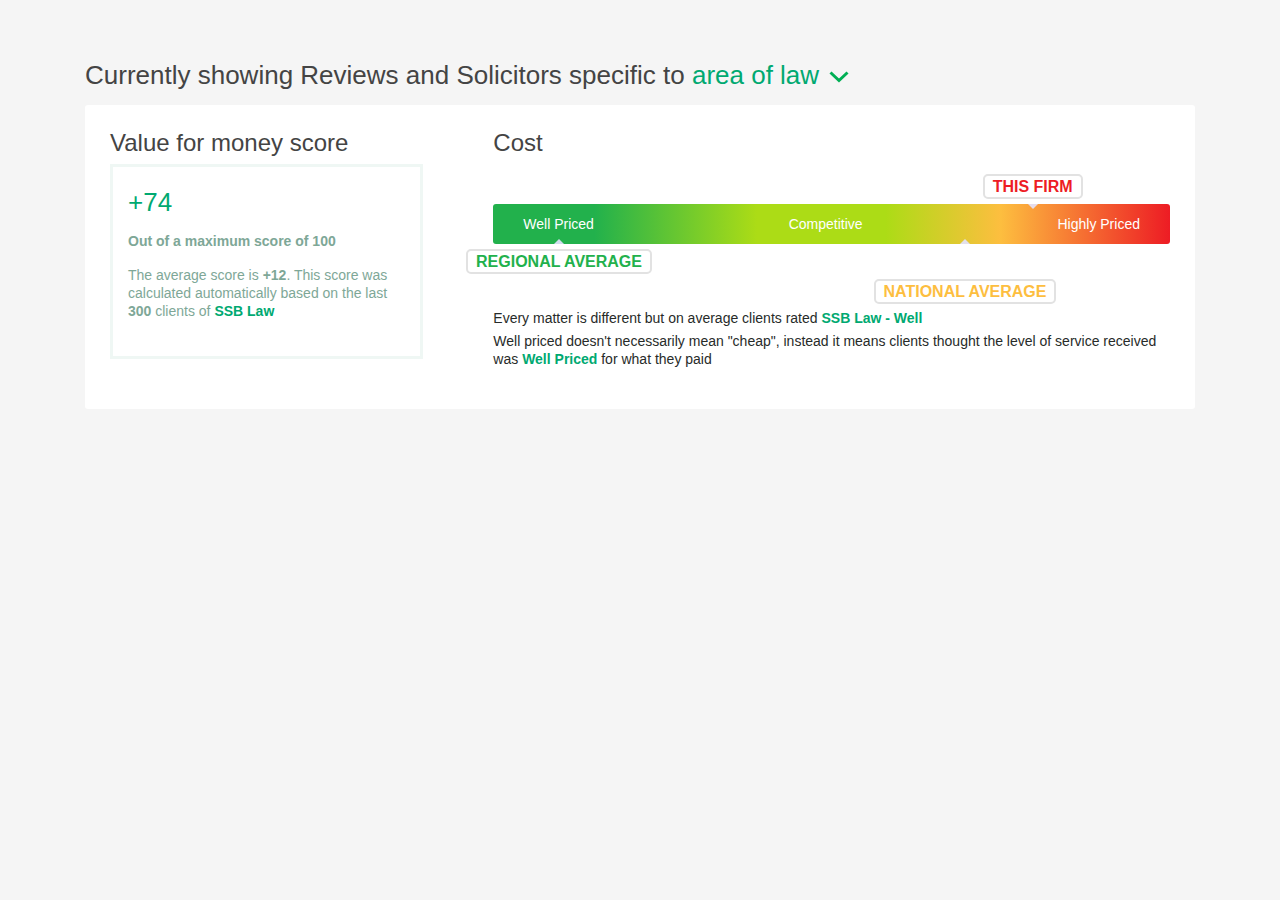
<file: greenbar.html>
<!doctype html>
<html lang="en">
<head>
    <meta charset="UTF-8">
    <meta name="viewport"
          content="width=device-width, user-scalable=no, initial-scale=1.0, maximum-scale=1.0, minimum-scale=1.0">
    <meta http-equiv="X-UA-Compatible" content="ie=edge">
    <link rel="stylesheet" href="./css/bootstrap.css">
    <link rel="stylesheet" href="https://use.fontawesome.com/releases/v5.2.0/css/all.css"
          integrity="sha384-hWVjflwFxL6sNzntih27bfxkr27PmbbK/iSvJ+a4+0owXq79v+lsFkW54bOGbiDQ" crossorigin="anonymous">
    <link rel="stylesheet" href="./css/greenbar.css">
    <title>Green bar</title>
</head>
<body>
<div class="container">
    <div class="green-bar">
        <h2>Currently showing Reviews and Solicitors specific to <span class="green">area of law</span><svg
                xmlns="http://www.w3.org/2000/svg"
                xmlns:xlink="http://www.w3.org/1999/xlink"
                width="21.5px" height="15.5px">
            <path fill-rule="evenodd"  stroke="rgb(0, 175, 84)" stroke-width="3px" stroke-linecap="butt" stroke-linejoin="miter" fill="none"
                  d="M18.504,4.494 L10.003,12.489 L1.502,4.494 "/>
        </svg></h2>

        <div class="base row">
            <div class="col-md-4">
                <h3>Value for money score</h3>
                <div class="value">
                    <h2 class="green">+74</h2>
                    <p><strong>Out of a maximum score of 100</strong> </p>
                    <p>The average score is <strong>+12</strong>. This score was calculated automatically based on the last <strong>300</strong> clients of <strong class="green">SSB Law</strong>
                    </p>
                </div>
            </div>
            <div class="col-md-8 mt-md-0 mt-3">
                <h3>Cost</h3>
                <div class="bar">
                    <p>Well Priced</p>
                    <p>Competitive</p>
                    <p>Highly Priced</p>
                    <div class="this-firm float-block"><p><strong>THIS FIRM</strong></p></div>
                    <div class="national-average float-block"><p><strong>NATIONAL AVERAGE</strong></p></div>
                    <div class="regional-average float-block"><p><strong>REGIONAL AVERAGE</strong></p></div>
                </div>
                <p>Every matter is different but on average clients rated <strong class="green">SSB Law - Well</strong>
                </p>
                <p>Well priced doesn't necessarily mean "cheap", instead it means clients thought the level of service received was <strong class="green">Well Priced</strong> for what they paid</p>
            </div>
        </div>
    </div>
</div>


<script type="text/javascript" src="./js/jquery.js"></script>
<script type="text/javascript" src="./js/d3.js"></script>
<script type="text/javascript" src="./js/greenbar.js"></script>
</body>
</html>
</file>
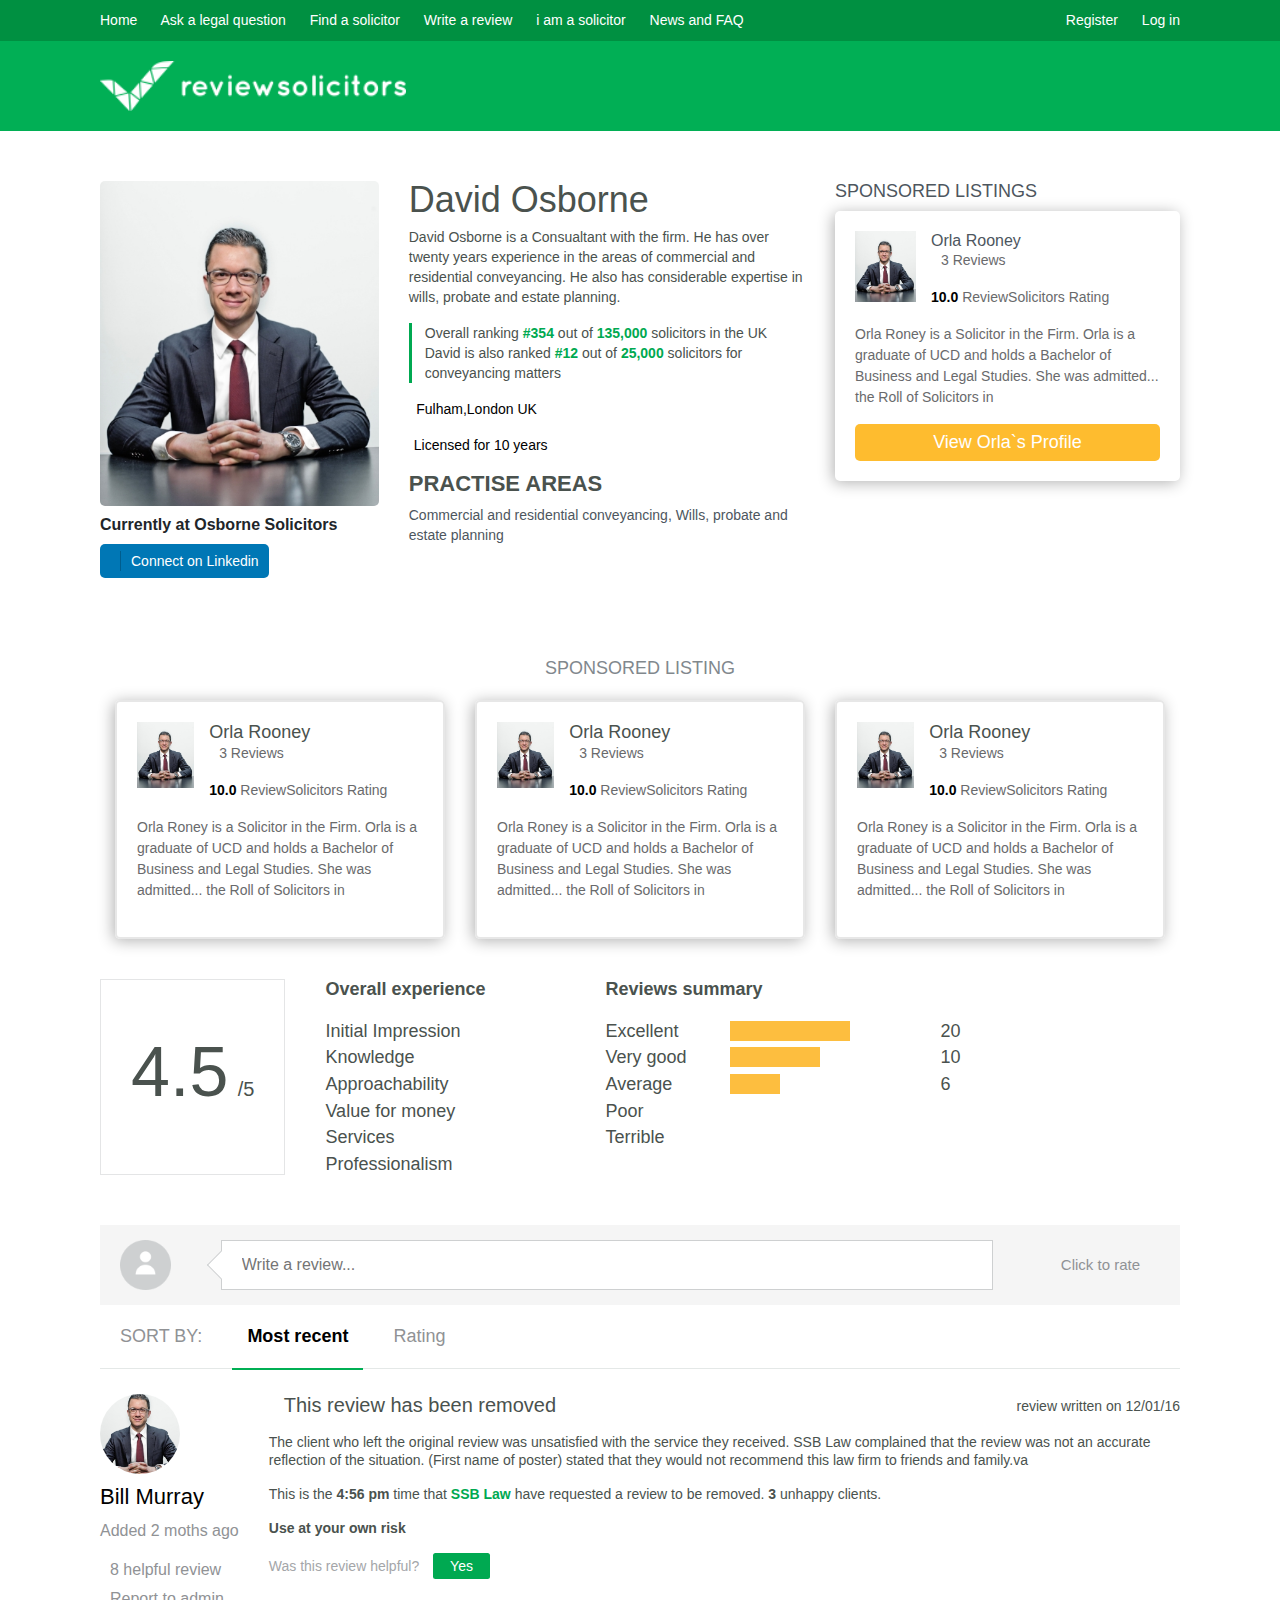
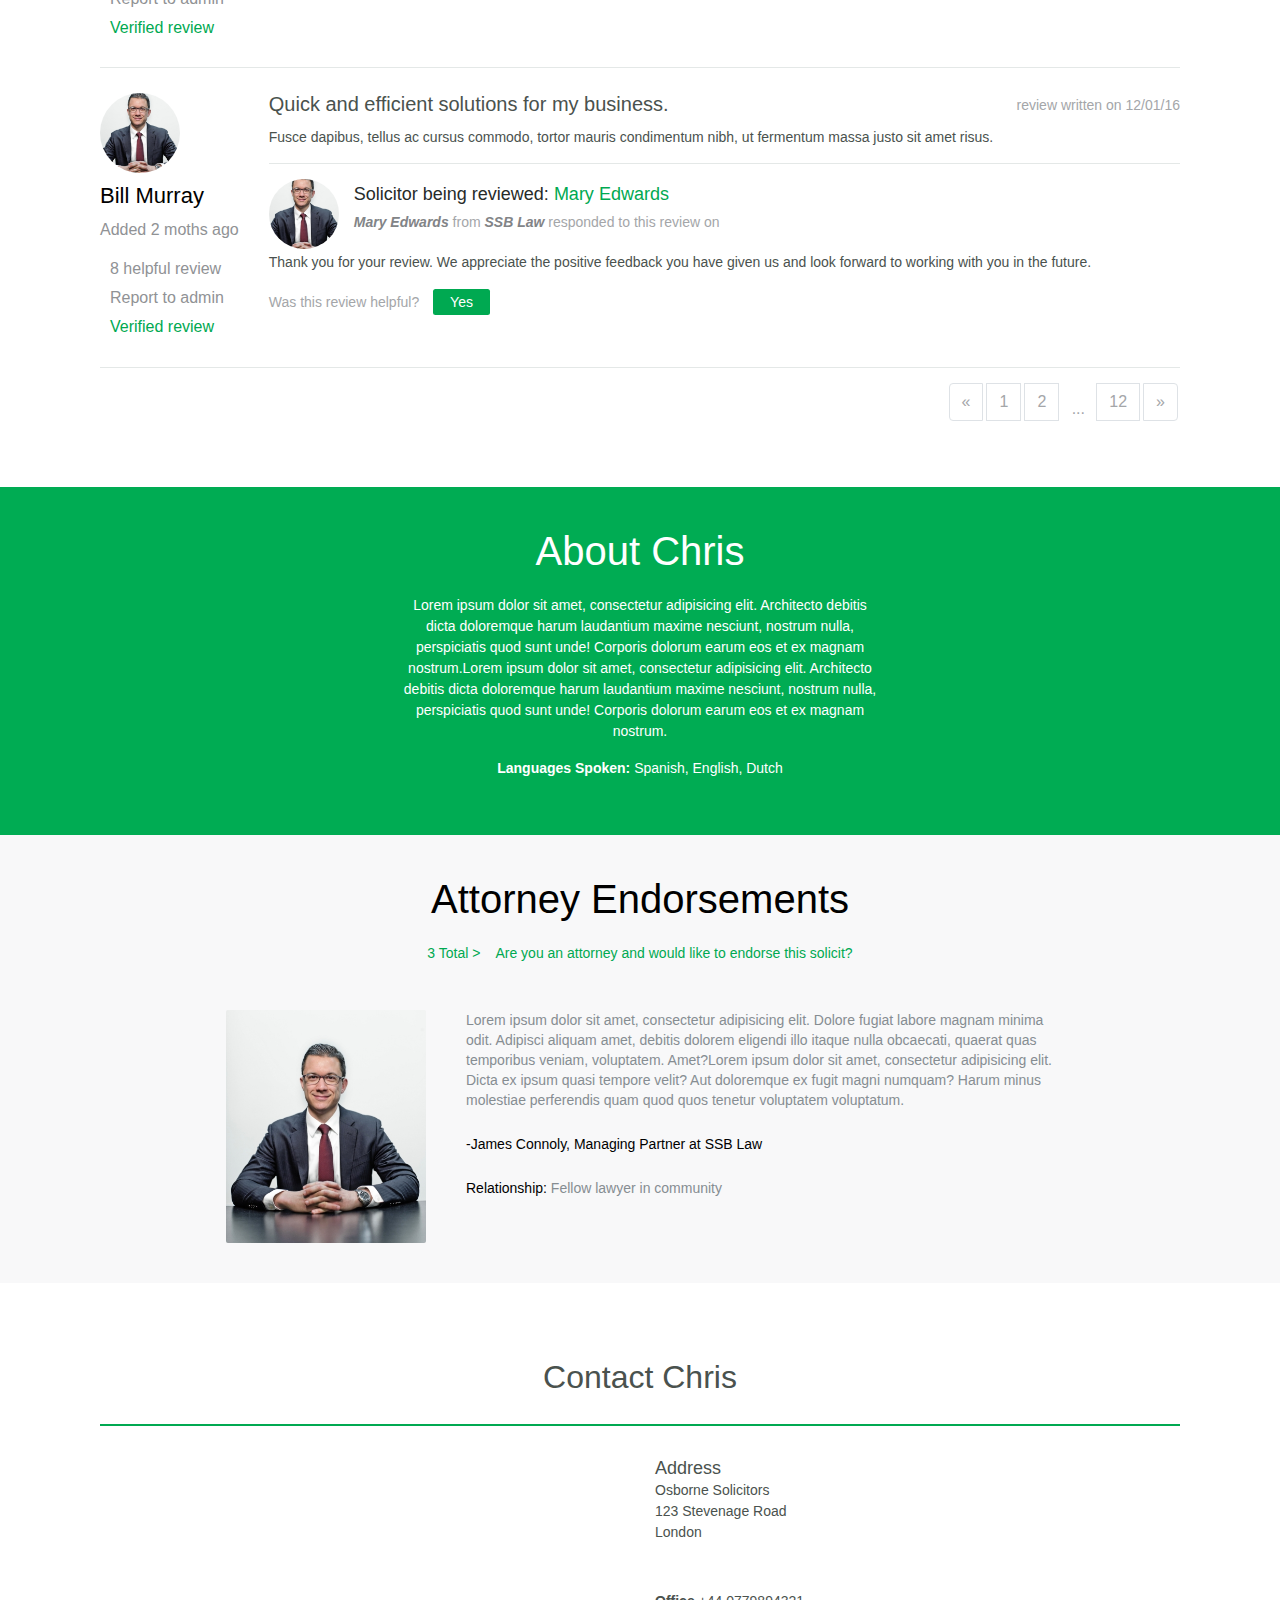
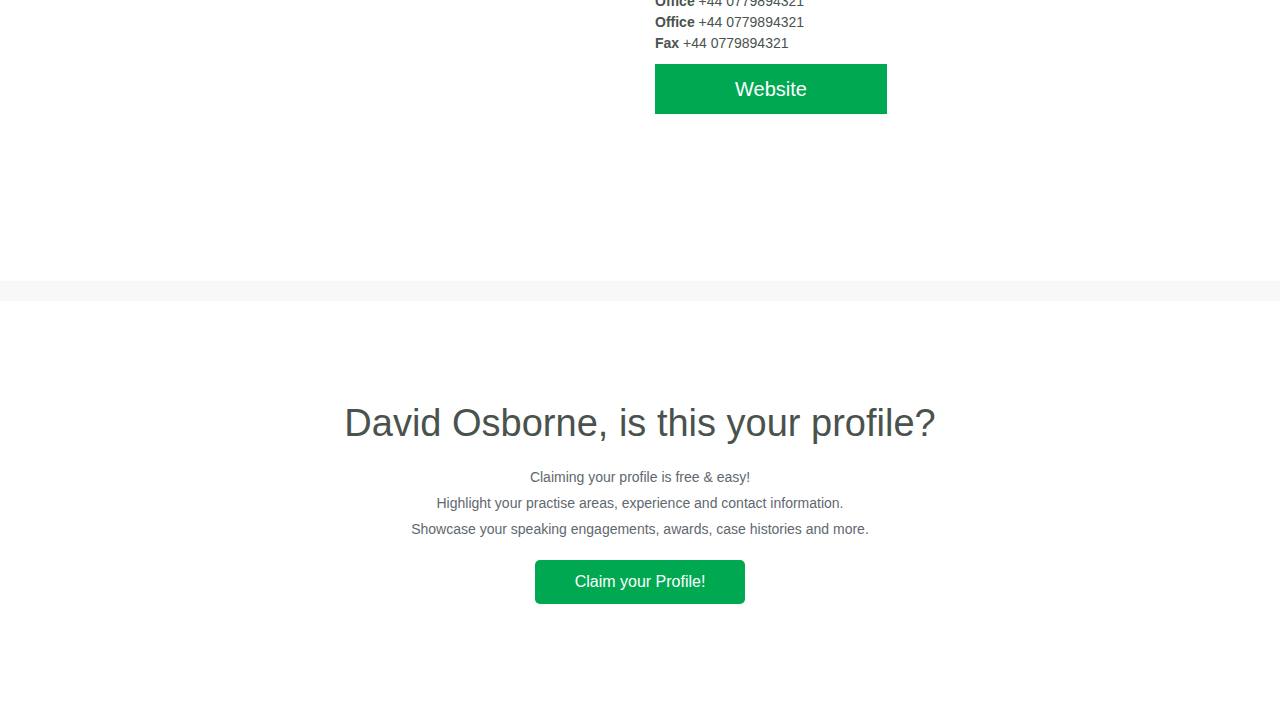
<file: nopremium.html>
<!DOCTYPE html>
<html lang="en">
<head>
    <meta charset="UTF-8">
    <title>Solicitor</title>
    <link rel="stylesheet" href="./css/bootstrap.css">
    <link rel="stylesheet" href="https://use.fontawesome.com/releases/v5.2.0/css/all.css"
          integrity="sha384-hWVjflwFxL6sNzntih27bfxkr27PmbbK/iSvJ+a4+0owXq79v+lsFkW54bOGbiDQ" crossorigin="anonymous">
    <link rel="stylesheet" href="./css/style.css">
    <meta name="viewport" content="width=device-width, initial-scale=1">
</head>
<body>
<header>
    <nav class="flex-md-row flex-column d-flex align-items-center justify-content-between">
        <div>
            <a href="#">Home</a>
            <a href="#">Ask a legal question</a>
            <a href="#">Find a solicitor</a>
            <a href="#">Write a review</a>
            <a href="#">i am a solicitor</a>
            <a href="#">News and FAQ</a>

        </div>
        <div>
            <a href="#">Register</a>
            <a href="#">Log in</a>
        </div>
    </nav>
    <div class="img-header">
        <img src="assets/img/logo.png" alt="Solicitor">
    </div>
</header>


<main>


    <section id="profile" class="row m-0">

        <div class="left row m-0 col-md-8 pl-md-0">


            <div class="photo col-md-5 pl-md-0">
                <figure class="w-100">
                    <img src="assets/img/profile-photo.jpg" alt="">
                </figure>
                <h4>Currently at Osborne Solicitors</h4>
                <a href="#" class="linked-in ">
                    <span>
                        <i class="fab fa-linkedin-in"></i>
                    </span>
                    <span>
                         Connect on Linkedin
                    </span>
                </a>
            </div>

            <div class="text col-md-7 pr-md-0">
                <h2>David Osborne</h2>
                <div class="stars">
                    <i class="fa fa-star yellow"></i>
                    <i class="fa fa-star yellow"></i>
                    <i class="fa fa-star yellow"></i>
                    <i class="fa fa-star yellow"></i>
                    <i class="fa fa-star yellow"></i>
                </div>
                <p>David Osborne is a Consualtant with the firm. He has over twenty years experience in the areas of
                    commercial and residential conveyancing. He also has considerable expertise in wills, probate and
                    estate planning.</p>
                <div class="stat">
                    <p>
                        Overall ranking <strong>#354</strong> out of <strong>135,000</strong> solicitors in the UK
                        David is also ranked <strong>#12</strong> out of <strong>25,000</strong> solicitors for
                        conveyancing matters
                    </p>
                </div>
                <div class="info">
                    <p><i class="fas fa-map-marker-alt"></i> Fulham,London UK</p>
                    <p><i class="fas fa-suitcase"></i> Licensed for 10 years</p>
                    <h3>Practise Areas</h3>
                    <p>Commercial and residential conveyancing, Wills, probate and estate planning </p>
                </div>
            </div>


        </div>

        <div class="right no-premium col-md-4 pr-md-0">
            <h3>SPONSORED LISTINGS</h3>
            <div class="profile">
                <div class="heading d-flex">
                    <figure>
                        <img src="./assets/img/profile-photo.jpg" alt="">
                    </figure>
                    <div class="info d-flex flex-column align-items-start justify-content-start">
                        <h3>Orla Rooney</h3>
                        <div class="reviews d-flex">
                            <div class="stars">
                                <i class="fa fa-star yellow"></i>
                                <i class="fa fa-star yellow"></i>
                                <i class="fa fa-star yellow"></i>
                                <i class="fa fa-star yellow"></i>
                                <i class="fa fa-star yellow"></i>
                            </div>
                            <p>3 Reviews</p>
                        </div>
                        <p><strong>10.0</strong> ReviewSolicitors Rating</p>
                    </div>
                </div>
                <div class="content d-flex flex-column justify-content-start align-items-center">
                    <p>Orla Roney is a Solicitor in the Firm. Orla is a graduate of UCD and holds a Bachelor of Business
                        and Legal Studies. She was admitted... the Roll of Solicitors in</p>
                    <a href="">View Orla`s Profile</a>
                </div>
            </div>
        </div>

    </section>
    <section id="sponsored" class="d-flex align-items-center  flex-column">
        <h2>Sponsored listing</h2>
        <div class="profiles row m-0">
            <div class="wrapper col-md-4">
                <div class="profile ">
                    <div class="heading d-flex">
                        <figure>
                            <img src="./assets/img/profile-photo.jpg" alt="">
                        </figure>
                        <div class="info d-flex flex-column align-items-start justify-content-start">
                            <h3>Orla Rooney</h3>
                            <div class="reviews d-flex">
                                <div class="stars">
                                    <i class="fa fa-star yellow"></i>
                                    <i class="fa fa-star yellow"></i>
                                    <i class="fa fa-star yellow"></i>
                                    <i class="fa fa-star yellow"></i>
                                    <i class="fa fa-star yellow"></i>
                                </div>
                                <p>3 Reviews</p>
                            </div>
                            <p><strong>10.0</strong> ReviewSolicitors Rating</p>
                        </div>
                    </div>
                    <div class="content d-flex flex-column justify-content-start align-items-center">
                        <p>Orla Roney is a Solicitor in the Firm. Orla is a graduate of UCD and holds a Bachelor of
                            Business and Legal Studies. She was admitted... the Roll of Solicitors in</p>
                    </div>
                </div>
            </div>
            <div class="wrapper col-md-4">
                <div class="profile ">
                    <div class="heading d-flex">
                        <figure>
                            <img src="./assets/img/profile-photo.jpg" alt="">
                        </figure>
                        <div class="info d-flex flex-column align-items-start justify-content-start">
                            <h3>Orla Rooney</h3>
                            <div class="reviews d-flex">
                                <div class="stars">
                                    <i class="fa fa-star yellow"></i>
                                    <i class="fa fa-star yellow"></i>
                                    <i class="fa fa-star yellow"></i>
                                    <i class="fa fa-star yellow"></i>
                                    <i class="fa fa-star yellow"></i>
                                </div>
                                <p>3 Reviews</p>
                            </div>
                            <p><strong>10.0</strong> ReviewSolicitors Rating</p>
                        </div>
                    </div>
                    <div class="content d-flex flex-column justify-content-start align-items-center">
                        <p>Orla Roney is a Solicitor in the Firm. Orla is a graduate of UCD and holds a Bachelor of
                            Business and Legal Studies. She was admitted... the Roll of Solicitors in</p>
                    </div>
                </div>
            </div>
            <div class="wrapper col-md-4">
                <div class="profile ">
                    <div class="heading d-flex">
                        <figure>
                            <img src="./assets/img/profile-photo.jpg" alt="">
                        </figure>
                        <div class="info d-flex flex-column align-items-start justify-content-start">
                            <h3>Orla Rooney</h3>
                            <div class="reviews d-flex">
                                <div class="stars">
                                    <i class="fa fa-star yellow"></i>
                                    <i class="fa fa-star yellow"></i>
                                    <i class="fa fa-star yellow"></i>
                                    <i class="fa fa-star yellow"></i>
                                    <i class="fa fa-star yellow"></i>
                                </div>
                                <p>3 Reviews</p>
                            </div>
                            <p><strong>10.0</strong> ReviewSolicitors Rating</p>
                        </div>
                    </div>
                    <div class="content d-flex flex-column justify-content-start align-items-center">
                        <p>Orla Roney is a Solicitor in the Firm. Orla is a graduate of UCD and holds a Bachelor of
                            Business
                            and Legal Studies. She was admitted... the Roll of Solicitors in</p>
                    </div>
                </div>
            </div>
        </div>
    </section>

    <section id="rating"
             class="d-flex flex-md-row flex-column justify-content-center  justify-content-md-start w-100  ">
        <div class="rating-box d-flex flex-column align-items-center justify-content-center">
            <h2>4.5
                <small>/5</small>
            </h2>
            <div class="stars">
                <i class="fa fa-star yellow"></i>
                <i class="fa fa-star yellow"></i>
                <i class="fa fa-star yellow"></i>
                <i class="fa fa-star yellow"></i>
                <i class="fa fa-star yellow"></i>
            </div>
        </div>
        <div class="experience d-flex flex-column align-items-center">
            <div class="heading d-flex align-items-center">
                <h3>Overall experience</h3>
                <div class="stars">
                    <i class="fa fa-star yellow"></i>
                    <i class="fa fa-star yellow"></i>
                    <i class="fa fa-star yellow"></i>
                    <i class="fa fa-star yellow"></i>
                    <i class="fa fa-star yellow"></i>
                </div>
            </div>
            <div class="experience-one d-flex align-items-center justify-content-start">
                <h3>Initial Impression</h3>
                <div class="stars">
                    <i class="fa fa-star yellow"></i>
                    <i class="fa fa-star yellow"></i>
                    <i class="fa fa-star yellow"></i>
                    <i class="fa fa-star yellow"></i>
                    <i class="fa fa-star yellow"></i>
                </div>
            </div>
            <div class="experience-one d-flex align-items-center justify-content-start">
                <h3>Knowledge</h3>
                <div class="stars">
                    <i class="fa fa-star yellow"></i>
                    <i class="fa fa-star yellow"></i>
                    <i class="fa fa-star yellow"></i>
                    <i class="fa fa-star yellow"></i>
                    <i class="fa fa-star yellow"></i>
                </div>
            </div>
            <div class="experience-one d-flex align-items-center justify-content-start">
                <h3>Approachability</h3>
                <div class="stars">
                    <i class="fa fa-star yellow"></i>
                    <i class="fa fa-star yellow"></i>
                    <i class="fa fa-star yellow"></i>
                    <i class="fa fa-star yellow"></i>
                    <i class="fa fa-star yellow"></i>
                </div>
            </div>
            <div class="experience-one d-flex align-items-center justify-content-start">
                <h3> Value for money</h3>
                <div class="stars">
                    <i class="fa fa-star yellow"></i>
                    <i class="fa fa-star yellow"></i>
                    <i class="fa fa-star yellow"></i>
                    <i class="fa fa-star yellow"></i>
                    <i class="fa fa-star yellow"></i>
                </div>
            </div>
            <div class="experience-one d-flex align-items-center justify-content-start">
                <h3>Services</h3>
                <div class="stars">
                    <i class="fa fa-star yellow"></i>
                    <i class="fa fa-star yellow"></i>
                    <i class="fa fa-star yellow"></i>
                    <i class="fa fa-star yellow"></i>
                    <i class="fa fa-star yellow"></i>
                </div>
            </div>
            <div class="experience-one d-flex align-items-center justify-content-start">
                <h3>Professionalism</h3>
                <div class="stars">
                    <i class="fa fa-star yellow"></i>
                    <i class="fa fa-star yellow"></i>
                    <i class="fa fa-star yellow"></i>
                    <i class="fa fa-star yellow"></i>
                    <i class="fa fa-star yellow"></i>
                </div>
            </div>
        </div>
        <div class="summary d-flex flex-column align-items-start">
            <h3>Reviews summary</h3>
            <div class="summary-one d-flex justify-content-start">
                <h3>Excellent</h3>
                <div class="counter d-flex">
                    <div class="fill">
                        <div class="inner" style="width: 60%">
                        </div>
                    </div>
                    <h3>20</h3>
                </div>
            </div>
            <div class="summary-one d-flex justify-content-start">
                <h3>Very good</h3>
                <div class="counter d-flex">
                    <div class="fill">
                        <div class="inner" style="width: 45%;">
                        </div>
                    </div>
                    <h3>10</h3>
                </div>
            </div>
            <div class="summary-one d-flex justify-content-start">
                <h3>Average</h3>
                <div class="counter d-flex">
                    <div class="fill">
                        <div class="inner" style="width: 25%;">
                        </div>
                    </div>
                    <h3>6</h3>
                </div>
            </div>
            <div class="summary-one d-flex justify-content-start">
                <h3>Poor</h3>
                <div class="counter d-flex">
                    <div class="fill">
                        <div class="inner" style="width: 0;">
                        </div>
                    </div>
                </div>
            </div>
            <div class="summary-one d-flex justify-content-start">
                <h3>Terrible</h3>
                <div class="counter d-flex">
                    <div class="fill">
                        <div class="inner" style="width: 0;">
                        </div>
                    </div>
                </div>
            </div>
        </div>
    </section>
    <section id="write-comment" class="d-flex align-items-center flex-md-nowrap flex-wrap">
        <img src="./assets/img/Userphoto.png" alt="">
        <div class="input-wrap">
            <div class="tick"></div>
            <input type="text" placeholder="Write a review...">
        </div>
        <div class="stars  d-flex justify-content-center   flex-row-reverse">
                <i class="fa fa-star "></i>
                <i class="fa fa-star "></i>
                <i class="fa fa-star "></i>
                <i class="fa fa-star "></i>
                <i class="fa fa-star "></i>
        </div>
        <h3>Click to rate</h3>
    </section>
    <section id="sort-by" class="d-flex align-items-center">
        <h3>SORT BY:</h3>
        <h3>Most recent</h3>
        <h3>Rating</h3>
    </section>
    <section id="comments" class="d-flex flex-column align-items-end">
        <div class="comment row m-0">
            <div class="user col-md-auto pl-md-0 d-flex flex-row flex-md-column">
                <div class="rounded-circle">
                    <img src="./assets/img/profile-photo.jpg" alt="">
                </div>
                <h2>Bill Murray</h2>
                <h3>Added 2 moths ago</h3>
                <h3 class="up"><i class="fas fa-thumbs-up"></i>8 helpful review</h3>
                <h3 class="report"><i class="fas fa-flag"></i>Report to admin</h3>
                <h3 class="verify"><i class="fas fa-check-circle"></i>Verified review</h3>
            </div>
            <div class="comment-text col-md pr-md-0">
                <div class="comment-heading-deleted d-flex justify-content-between">
                    <h2><i class="far fa-trash-alt"></i>This review has been removed</h2>
                    <h3>review written on 12/01/16</h3>
                </div>
                <div class="comment-content-deleted">
                    <p>The client who left the original review was unsatisfied with the service they received. SSB Law
                        complained that the review was not an accurate reflection of the situation. (First name of
                        poster) stated that they would not recommend this law firm to friends and family.va</p>
                    <p>This is the <strong>4:56 pm</strong> time that <strong>SSB Law</strong> have requested a review
                        to be removed. <strong>3</strong> unhappy clients.</p>
                    <p><strong>Use at your own risk</strong></p>
                    <p>Was this review helpful?
                        <button>Yes</button>
                    </p>
                </div>
            </div>
        </div>
        <div class="comment row m-0">
            <div class="user col-md-auto pl-md-0 d-flex  flex-row flex-md-column">
                <div class="rounded-circle">
                    <img src="./assets/img/profile-photo.jpg" alt="">
                </div>
                <h2>Bill Murray</h2>
                <h3>Added 2 moths ago</h3>
                <h3 class="up"><i class="fas fa-thumbs-up"></i>8 helpful review</h3>
                <h3 class="report"><i class="fas fa-flag"></i>Report to admin</h3>
                <h3 class="verify"><i class="fas fa-check-circle"></i>Verified review</h3>
            </div>
            <div class="comment-text col-md pr-md-0">
                <div class="comment-content">
                    <div class="heading d-flex justify-content-between">
                        <h2>Quick and efficient solutions for my business.</h2>
                        <h3>review written on 12/01/16</h3>
                    </div>
                    <div class="stars">
                        <i class="fa fa-star yellow"></i>
                        <i class="fa fa-star yellow"></i>
                        <i class="fa fa-star yellow"></i>
                        <i class="fa fa-star yellow"></i>
                        <i class="fa fa-star yellow"></i>
                    </div>
                    <p>Fusce dapibus, tellus ac cursus commodo, tortor mauris condimentum nibh, ut fermentum massa justo
                        sit amet risus.</p>
                </div>
                <div class="answer d-flex flex-column">
                    <div class="heading d-flex">
                        <div class="rounded-circle">
                            <img src="./assets/img/profile-photo.jpg" alt="">
                        </div>
                        <div class="info d-flex flex-column">
                            <h3>Solicitor being reviewed: <strong>Mary Edwards</strong></h3>
                            <h4><strong>Mary Edwards </strong>from <strong>SSB Law</strong> responded to this review on
                            </h4>
                        </div>
                    </div>
                    <div class="answer-content">
                        <p>Thank you for your review. We appreciate the positive feedback you have given us and look
                            forward to working with you in the future.</p>
                        <p>Was this review helpful?
                            <button>Yes</button>
                        </p>
                    </div>
                </div>
            </div>
        </div>
        <nav aria-label="Page navigation example">
            <ul class="pagination">
                <li class="page-item">
                    <a class="page-link" href="#" aria-label="Previous">
                        <span aria-hidden="true">&laquo;</span>
                        <span class="sr-only">Previous</span>
                    </a>
                </li>
                <li class="page-item"><a class="page-link" href="#">1</a></li>
                <li class="page-item"><a class="page-link" href="#">2</a></li>
                <li class="dots">...</li>
                <li class="page-item"><a class="page-link" href="#">12</a></li>
                <li class="page-item">
                    <a class="page-link" href="#" aria-label="Next">
                        <span aria-hidden="true">&raquo;</span>
                        <span class="sr-only">Next</span>
                    </a>
                </li>
            </ul>
        </nav>
    </section>
</main>
<section id="about" class="d-flex flex-column align-items-center justify-content-center">
    <h2>About Chris</h2>
    <p>Lorem ipsum dolor sit amet, consectetur adipisicing elit. Architecto debitis dicta doloremque harum laudantium
        maxime nesciunt, nostrum nulla, perspiciatis quod sunt unde! Corporis dolorum earum eos et ex magnam
        nostrum.Lorem ipsum dolor sit amet, consectetur adipisicing elit. Architecto debitis dicta doloremque harum
        laudantium maxime nesciunt, nostrum nulla, perspiciatis quod sunt unde! Corporis dolorum earum eos et ex magnam
        nostrum.</p>
    <p><strong>Languages Spoken:</strong> Spanish, English, Dutch</p>
</section>
<section id="attorney" class="d-flex flex-column justify-content-center align-items-center">
    <h2>Attorney Endorsements</h2>
    <div class="arrows d-flex">
        <p>3 Total ></p>
        <p>Are you an attorney and would like to endorse this solicit?</p>
    </div>
    <div class="content flex-md-row flex-column  justify-content-center d-flex ml-0 mr-0">
        <figure class="d-flex justify-content-center align-items-center ">
            <img src="./assets/img/profile-photo.jpg" alt="">
        </figure>
        <div class="text">
            <p>Lorem ipsum dolor sit amet, consectetur adipisicing elit. Dolore fugiat labore magnam minima odit.
                Adipisci aliquam amet, debitis dolorem eligendi illo itaque nulla obcaecati, quaerat quas temporibus
                veniam, voluptatem. Amet?Lorem ipsum dolor sit amet, consectetur adipisicing elit. Dicta ex ipsum quasi
                tempore velit? Aut doloremque ex fugit magni numquam? Harum minus molestiae perferendis quam quod quos
                tenetur voluptatem voluptatum.</p>
            <br>
            <p>-James Connoly, Managing Partner at SSB Law</p>
            <br>
            <p><strong>Relationship:</strong> Fellow lawyer in community</p>
        </div>

    </div>
</section>
<main>
    <section id="contact" class="d-flex flex-column align-items-center justify-content-center">
        <div class="heading d-flex justify-content-center w-100">
            <h2>Contact Chris</h2>
        </div>
        <div class="content w-100 row m-0">
            <div class="map col-md-6 d-flex justify-content-center align-items-center">
                <iframe width="425" height="350" frameborder="0" scrolling="no" marginheight="0" marginwidth="0"
                        src="https://maps.google.com/maps?q=123StevenageRoadLondon&amp;ie=UTF8&amp;&amp;output=embed"></iframe>
            </div>
            <div class="text d-flex flex-column align-items-start justify-content-start col-md-6">
                <h2>Address</h2>
                <p>Osborne Solicitors</p>
                <p>123 Stevenage Road</p>
                <p>London</p>
                <br>
                <br>
                <p><strong>Office</strong> +44 0779894321</p>
                <p><strong>Office</strong> +44 0779894321</p>
                <p><strong>Fax</strong> +44 0779894321</p>
                <a href="#"><i class="fas fa-desktop"></i> Website</a>
            </div>
        </div>
    </section>
</main>
<div class="stripe" style="width: 100%; background-color: #f8f8f9; height: 20px;"></div>
<main>
    <section id="claim" class="d-flex justify-content-center align-items-center flex-column">
        <h2>David Osborne, is this your profile?</h2>
        <p>Claiming your profile is free & easy!</p>
        <p>Highlight your practise areas, experience and contact information.</p>
        <p>Showcase your speaking engagements, awards, case histories and more.</p>
        <a href="">Claim your Profile!</a>
    </section>
</main>


<script type="text/javascript" src="./js/jquery.js"></script>
<script type="text/javascript" src="./js/d3.js"></script>
<script type="text/javascript" src="./js/index.js"></script>
</body>
</html>
</file>
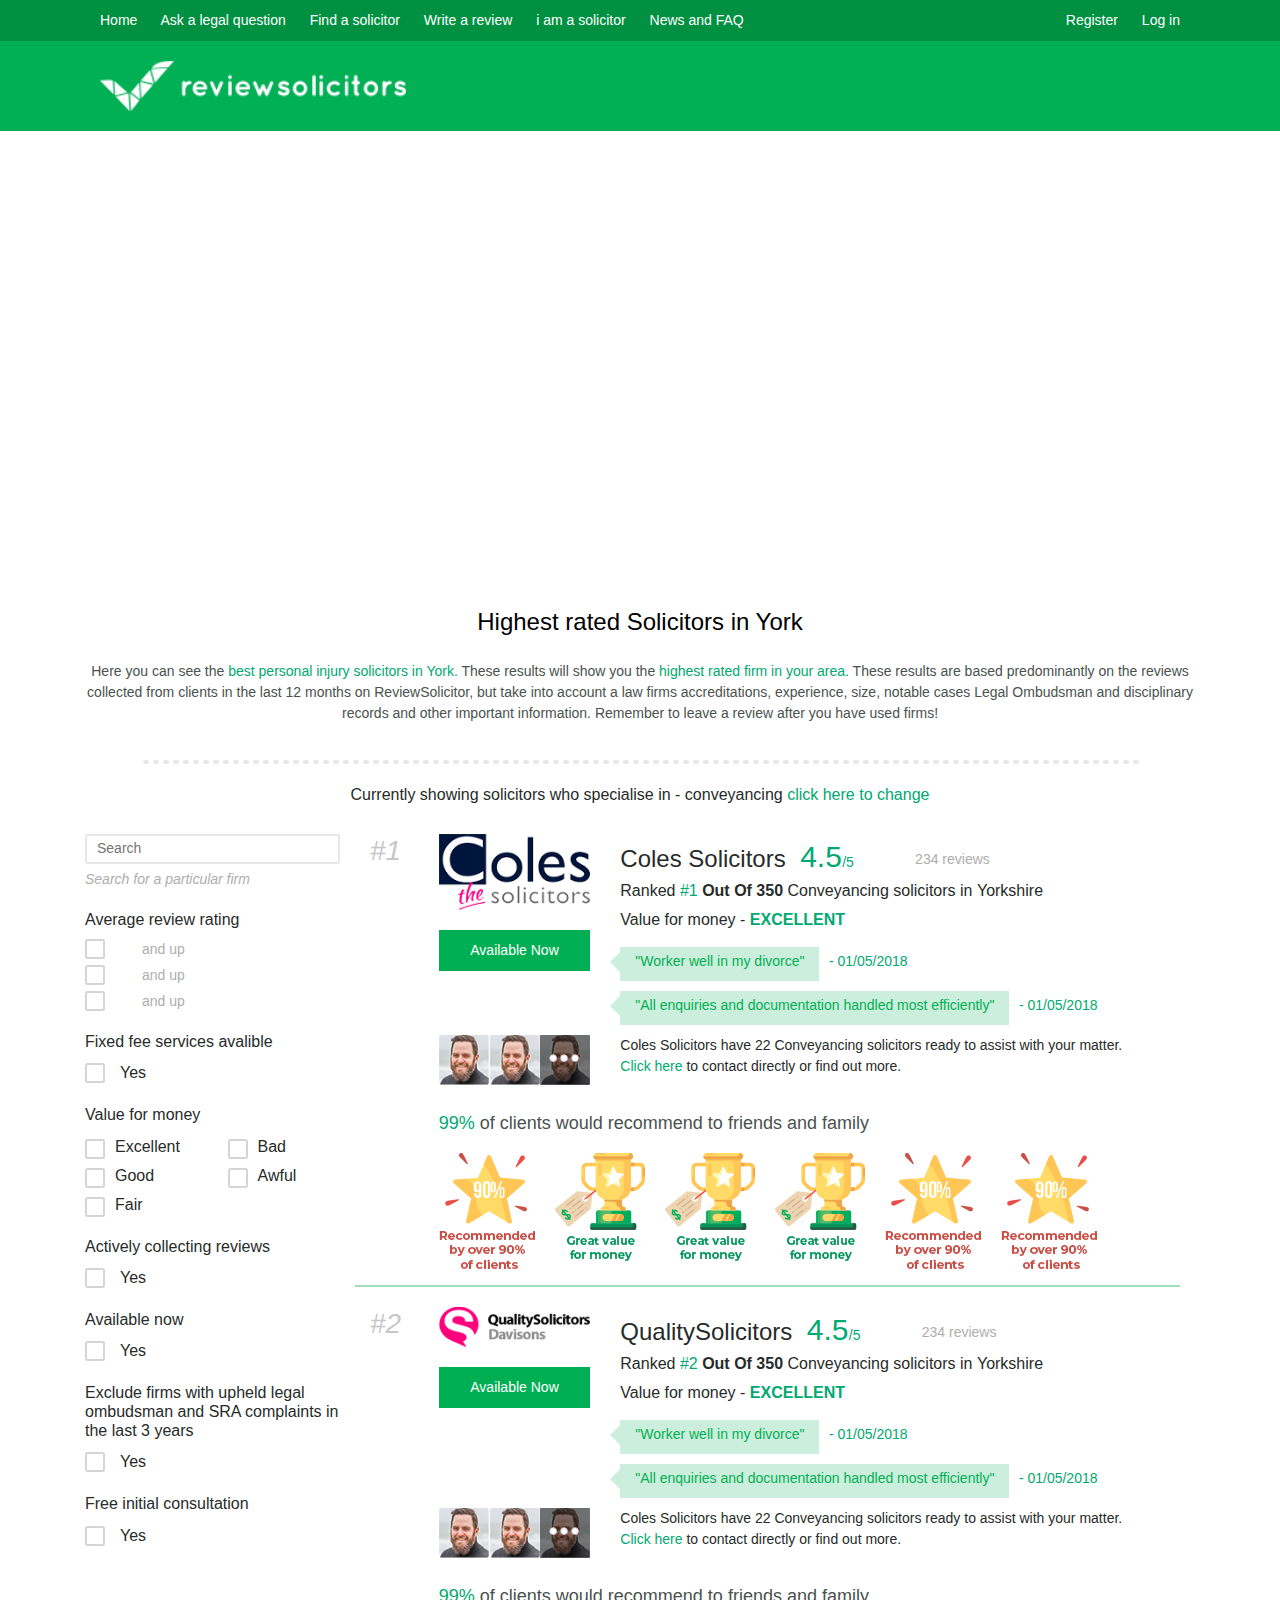
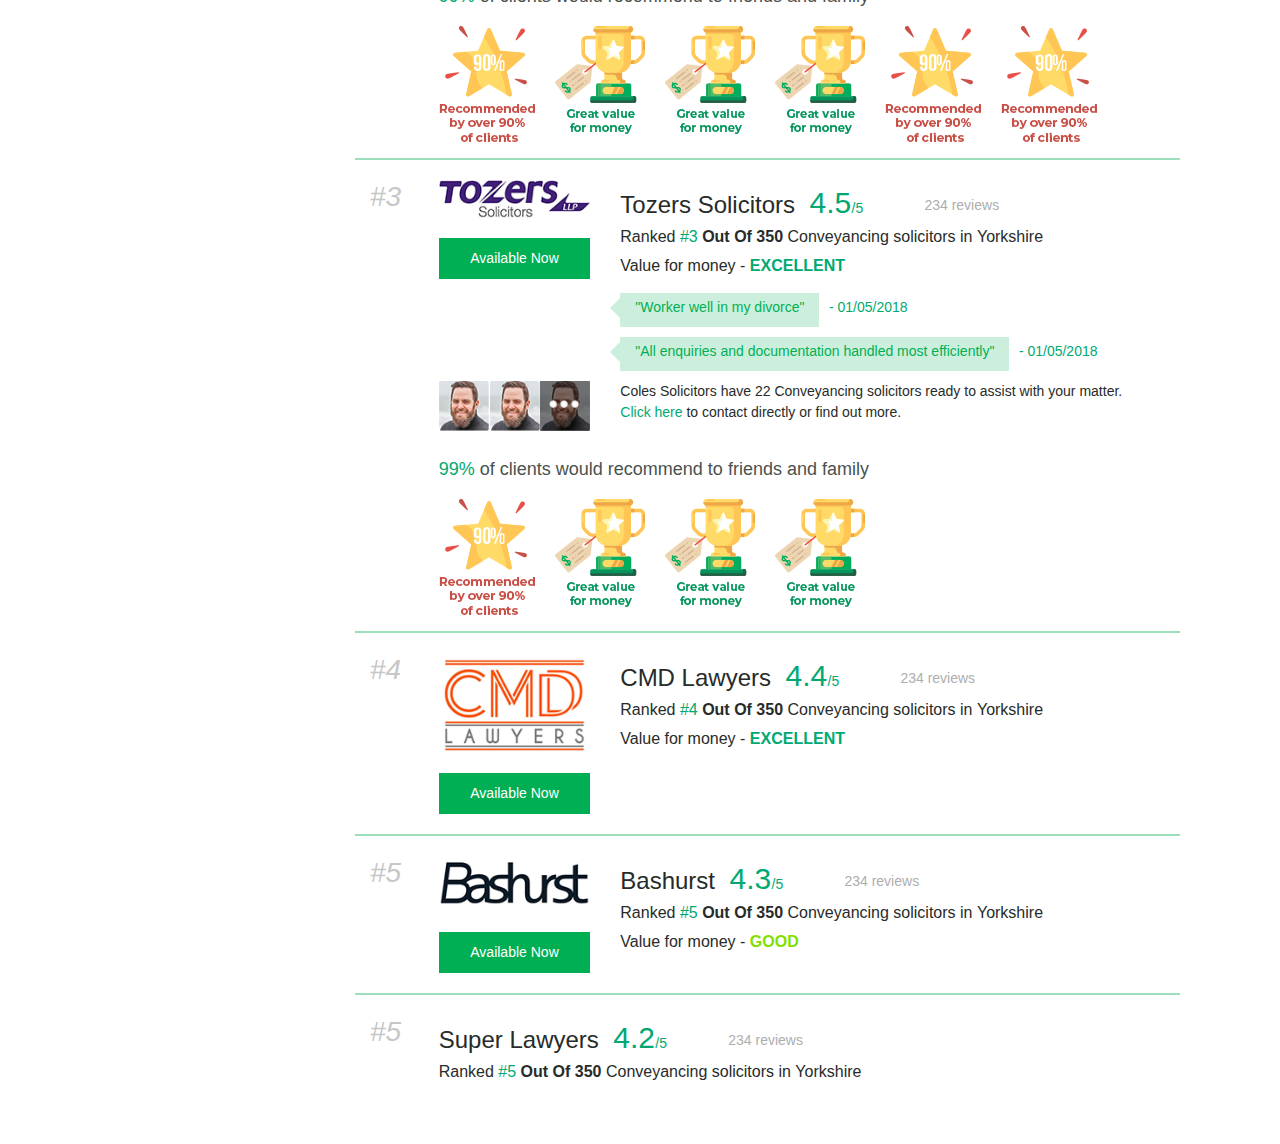
<file: ranking.html>
<!DOCTYPE html>
<html lang="en">
<head>
    <meta charset="UTF-8">
    <meta name="viewport" content="width=device-width, initial-scale=1">
    <title>Ranking</title>
    <link rel="stylesheet" href="./css/bootstrap.css">
    <link rel="stylesheet" href="https://use.fontawesome.com/releases/v5.2.0/css/all.css"
          integrity="sha384-hWVjflwFxL6sNzntih27bfxkr27PmbbK/iSvJ+a4+0owXq79v+lsFkW54bOGbiDQ" crossorigin="anonymous">
    <link rel="stylesheet" href="./css/ranking.css">
</head>
<body>
<header>
    <nav class="flex-md-row flex-column d-flex align-items-center justify-content-between">
        <div>
            <a href="#">Home</a>
            <a href="#">Ask a legal question</a>
            <a href="#">Find a solicitor</a>
            <a href="#">Write a review</a>
            <a href="#">i am a solicitor</a>
            <a href="#">News and FAQ</a>

        </div>
        <div>
            <a href="#">Register</a>
            <a href="#">Log in</a>
        </div>
    </nav>
    <div class="img-header">
        <img src="assets/profile/img/logo.png" alt="Solicitor">
    </div>
</header>
<iframe width="425" height="350" frameborder="0" scrolling="no" marginheight="0" marginwidth="0"
        src="https://maps.google.com/maps?q=123StevenageRoadLondon&amp;ie=UTF8&amp;&amp;output=embed"></iframe>
<section id="heading" class="d-flex justify-content-center align-items-center flex-column">
    <div class="container d-flex justify-content-center align-items-center flex-column">
        <h1>Highest rated Solicitors in York</h1>
        <p>Here you can see the <span class="green">best personal injury solicitors in York.</span> These results will
            show you the <span class="green">highest rated
            firm in your area.</span> These results are based predominantly on the reviews collected from clients in the
            last
            12 months on ReviewSolicitor, but take into account a law firms accreditations, experience, size, notable
            cases Legal Ombudsman and disciplinary records and other important information.
            <a href="#"> Remember to leave a review
                after you have used firms!</a>
        </p>
        <svg

                height="10px">
            <path fill-rule="evenodd" stroke="rgb(101, 101, 101)" stroke-width="4px" stroke-dasharray="2, 8"
                  stroke-linecap="round" stroke-linejoin="miter" opacity="0.149" fill="none"
                  d="M3.987,2.000 L1058.757,2.000 "/>
        </svg>
        <h3>
            Currently showing solicitors who specialise in - conveyancing <a href="#">click here to change</a>
        </h3>
    </div>
</section>
<main>
    <div class="container">
        <div class="row">
            <div class="col-md-3">
                <div class="input-wrap">
                    <input type="text" placeholder="Search">
                    <i class="fas fa-search"></i>
                </div>
                <p class="search">Search for a particular firm</p>
                <h3>Average review rating</h3>
                <div class="average-star d-flex">
                    <div class="custom-checkbox">
                        <input type="checkbox" class="d-none" id="av1">
                        <label for="av1">
                            <div></div>
                        </label>
                    </div>
                    <div class="stars  d-flex">
                        <i class="fa fa-star yellow"></i>
                        <i class="fa fa-star yellow"></i>
                        <i class="fa fa-star yellow"></i>
                        <i class="fa fa-star yellow"></i>
                        <i class="fa fa-star "></i>
                    </div>
                    <p>and up</p>
                </div>
                <div class="average-star d-flex">
                    <div class="custom-checkbox">
                        <input type="checkbox" class="d-none" id="av2">
                        <label for="av2">
                            <div></div>
                        </label>
                    </div>
                    <div class="stars  d-flex">
                        <i class="fa fa-star yellow"></i>
                        <i class="fa fa-star yellow"></i>
                        <i class="fa fa-star yellow"></i>
                        <i class="fa fa-star "></i>
                        <i class="fa fa-star "></i>
                    </div>
                    <p>and up</p>
                </div>
                <div class="average-star d-flex">
                    <div class="custom-checkbox">
                        <input type="checkbox" class="d-none" id="av3">
                        <label for="av3">
                            <div></div>
                        </label>
                    </div>
                    <div class="stars  d-flex">
                        <i class="fa fa-star yellow"></i>
                        <i class="fa fa-star yellow"></i>
                        <i class="fa fa-star "></i>
                        <i class="fa fa-star "></i>
                        <i class="fa fa-star "></i>
                    </div>
                    <p>and up</p>
                </div>
                <h3>Fixed fee services avalible</h3>
                <div class="fixed-fee d-flex align-items-center">

                    <div class="custom-checkbox">
                        <input type="checkbox" class="d-none" id="fixed">
                        <label for="fixed">
                            <div></div>
                        </label>
                    </div>
                    <p>Yes</p>
                </div>
                <h3>Value for money</h3>
                <div class="value row">
                    <div class="col-sm-6 d-flex align-items-center">
                        <div class="custom-checkbox ">
                            <input type="checkbox" class="d-none" id="val1">
                            <label for="val1">
                                <div></div>
                            </label>
                        </div>
                        <p>Excellent</p>
                    </div>
                    <div class="col-sm-6 d-flex align-items-center">
                        <div class="custom-checkbox ">
                            <input type="checkbox" class="d-none" id="val2">
                            <label for="val2">
                                <div></div>
                            </label>
                        </div>
                        <p>Bad</p>
                    </div>
                    <div class="col-sm-6 d-flex align-items-center">
                        <div class="custom-checkbox ">
                            <input type="checkbox" class="d-none" id="val3">
                            <label for="val3">
                                <div></div>
                            </label>
                        </div>
                        <p>Good</p>
                    </div>
                    <div class="col-sm-6 d-flex align-items-center">
                        <div class="custom-checkbox ">
                            <input type="checkbox" class="d-none" id="val4">
                            <label for="val4">
                                <div></div>
                            </label>
                        </div>
                        <p>Awful</p>
                    </div>
                    <div class="col-sm-6 d-flex align-items-center">
                        <div class="custom-checkbox ">
                            <input type="checkbox" class="d-none" id="val5">
                            <label for="val5">
                                <div></div>
                            </label>
                        </div>
                        <p>Fair</p>
                    </div>
                </div>
                <h3>Actively collecting reviews</h3>
                <div class="collecting d-flex align-items-center">
                    <div class="custom-checkbox">
                        <input type="checkbox" class="d-none" id="collecting">
                        <label for="collecting">
                            <div></div>
                        </label>
                    </div>
                    <p>Yes</p>
                </div>
                <h3>Available now</h3>
                <div class="available d-flex align-items-center">
                    <div class="custom-checkbox">
                        <input type="checkbox" class="d-none" id="available">
                        <label for="available">
                            <div></div>
                        </label>
                    </div>
                    <p>Yes</p>
                </div>
                <h3>Exclude firms with upheld legal ombudsman
                    and SRA complaints in the last 3 years</h3>
                <div class="exclude d-flex align-items-center">
                    <div class="custom-checkbox">
                        <input type="checkbox" class="d-none" id="exclude">
                        <label for="exclude">
                            <div></div>
                        </label>
                    </div>
                    <p>Yes</p>
                </div>
                <h3>Free initial consultation</h3>
                <div class="exclude d-flex align-items-center">
                    <div class="custom-checkbox">
                        <input type="checkbox" class="d-none" id="free">
                        <label for="free">
                            <div></div>
                        </label>
                    </div>
                    <p>Yes</p>
                </div>
                <div class="divider w-100  mt-3 mb-3 d-block d-md-none">
                    <svg class="w-100"

                            height="10px">
                        <path fill-rule="evenodd" stroke="rgb(101, 101, 101)" stroke-width="4px" stroke-dasharray="2, 8"
                              stroke-linecap="round" stroke-linejoin="miter" opacity="0.149" fill="none"
                              d="M3.987,2.000 L1058.757,2.000 "/>
                    </svg>
                </div>
            </div>
            <div class="col-md-9">
                <div class="ranking-one row ">
                    <div class="number col-md-1"><h3>#1</h3></div>
                    <div class="col-md-11">
                        <div class="heading   row">
                            <div class="image col-sm-3">
                                <img src="./assets/ranking/img/coles.png" alt="">
                                <button>Available Now</button>
                            </div>
                            <div class="name col-sm-9">
                                <h2>Coles Solicitors</h2>
                                <span class="rating green">
                                4.5
                                <small>/5</small>
                            </span>
                                <div class="stars  ">
                                    <i class="fa fa-star yellow"></i>
                                    <i class="fa fa-star yellow"></i>
                                    <i class="fa fa-star yellow"></i>
                                    <i class="fa fa-star yellow"></i>
                                    <i class="fa fa-star-half-alt yellow"></i>
                                </div>
                                <p>234 reviews</p>
                                <h3>Ranked <span class="green">#1</span> <strong>Out Of 350</strong> Conveyancing
                                    solicitors
                                    in
                                    <a href="#">Yorkshire</a></h3>
                                <h3>Value for money - <strong class="green">EXCELLENT</strong></h3>
                                <div class="tag">
                            <span>
                            <p>"Worker well in my divorce"</p>
                            </span>
                                    <p class="green">- 01/05/2018
                                    </p>
                                </div>
                                <div class="tag">
                            <span>
                            <p>"All enquiries and documentation handled most efficiently"</p>
                            </span>
                                    <p class="green">- 01/05/2018
                                    </p>
                                </div>
                            </div>
                        </div>
                        <div class="people row ">
                            <div class="photos col-sm-3 d-flex justify-content-sm-between">
                                <figure>
                                    <img src="./assets/ranking/img/photo.png" alt="">
                                </figure>
                                <figure>
                                    <img src="./assets/ranking/img/photo.png" alt="">
                                </figure>
                                <figure>
                                    <img src="./assets/ranking/img/photo.png" alt="">
                                    <img src="./assets/ranking/img/dots.png" alt="">
                                </figure>
                            </div>
                            <div class="text col-sm-9">
                                <p><span>Coles Solicitors</span> have 22 Conveyancing solicitors ready to assist with
                                    your
                                    matter.
                                    <a href="#">Click here</a> to contact directly or find out more.</p>
                            </div>
                        </div>
                        <h2><span class="green">99%</span> of clients would recommend to friends and family</h2>
                        <div class="awards d-flex  flex-wrap">
                            <figure>
                                <img src="./assets/ranking/svg/90%25.png" alt="">
                            </figure>
                            <figure>
                                <img src="./assets/ranking/svg/value.png" alt="">
                            </figure>
                            <figure>
                                <img src="./assets/ranking/svg/value.png" alt="">
                            </figure>
                            <figure>
                                <img src="./assets/ranking/svg/value.png" alt="">
                            </figure>
                            <figure>
                                <img src="./assets/ranking/svg/90%25.png" alt="">
                            </figure>
                            <figure>
                                <img src="./assets/ranking/svg/90%25.png" alt="">
                            </figure>
                        </div>
                    </div>
                </div>
                <div class="ranking-one row ">
                    <div class="number col-md-1"><h3>#2</h3></div>
                    <div class="col-md-11">
                        <div class="heading   row">
                            <div class="image col-sm-3">
                                <img src="./assets/ranking/img/davisons.png" alt="">
                                <button>Available Now</button>
                            </div>
                            <div class="name col-sm-9">
                                <h2>QualitySolicitors</h2>
                                <span class="rating green">
                                4.5
                                <small>/5</small>
                            </span>
                                <div class="stars  ">
                                    <i class="fa fa-star yellow"></i>
                                    <i class="fa fa-star yellow"></i>
                                    <i class="fa fa-star yellow"></i>
                                    <i class="fa fa-star yellow"></i>
                                    <i class="fa fa-star-half-alt yellow"></i>
                                </div>
                                <p>234 reviews</p>
                                <h3>Ranked <span class="green">#2</span> <strong>Out Of 350</strong> Conveyancing
                                    solicitors
                                    in
                                    <a href="#">Yorkshire</a></h3>
                                <h3>Value for money - <strong class="green">EXCELLENT</strong></h3>
                                <div class="tag">
                            <span>
                            <p>"Worker well in my divorce"</p>
                            </span>
                                    <p class="green">- 01/05/2018
                                    </p>
                                </div>
                                <div class="tag">
                            <span>
                            <p>"All enquiries and documentation handled most efficiently"</p>
                            </span>
                                    <p class="green">- 01/05/2018
                                    </p>
                                </div>
                            </div>
                        </div>
                        <div class="people row ">
                            <div class="photos col-sm-3 d-flex justify-content-sm-between">
                                <figure>
                                    <img src="./assets/ranking/img/photo.png" alt="">
                                </figure>
                                <figure>
                                    <img src="./assets/ranking/img/photo.png" alt="">
                                </figure>
                                <figure>
                                    <img src="./assets/ranking/img/photo.png" alt="">
                                    <img src="./assets/ranking/img/dots.png" alt="">
                                </figure>
                            </div>
                            <div class="text col-sm-9">
                                <p><span>Coles Solicitors</span> have 22 Conveyancing solicitors ready to assist with
                                    your
                                    matter.
                                    <a href="#">Click here</a> to contact directly or find out more.</p>
                            </div>
                        </div>
                        <h2><span class="green">99%</span> of clients would recommend to friends and family</h2>
                        <div class="awards d-flex  flex-wrap">
                            <figure>
                                <img src="./assets/ranking/svg/90%25.png" alt="">
                            </figure>
                            <figure>
                                <img src="./assets/ranking/svg/value.png" alt="">
                            </figure>
                            <figure>
                                <img src="./assets/ranking/svg/value.png" alt="">
                            </figure>
                            <figure>
                                <img src="./assets/ranking/svg/value.png" alt="">
                            </figure>
                            <figure>
                                <img src="./assets/ranking/svg/90%25.png" alt="">
                            </figure>
                            <figure>
                                <img src="./assets/ranking/svg/90%25.png" alt="">
                            </figure>
                        </div>
                    </div>
                </div>
                <div class="ranking-one row ">
                    <div class="number col-md-1"><h3>#3</h3></div>
                    <div class="col-md-11">
                        <div class="heading   row">
                            <div class="image col-sm-3">
                                <img src="./assets/ranking/img/tozers.png" alt="">
                                <button>Available Now</button>
                            </div>
                            <div class="name col-sm-9">
                                <h2>Tozers Solicitors</h2>
                                <span class="rating green">
                                4.5
                                <small>/5</small>
                            </span>
                                <div class="stars  ">
                                    <i class="fa fa-star yellow"></i>
                                    <i class="fa fa-star yellow"></i>
                                    <i class="fa fa-star yellow"></i>
                                    <i class="fa fa-star yellow"></i>
                                    <i class="fa fa-star-half-alt yellow"></i>
                                </div>
                                <p>234 reviews</p>
                                <h3>Ranked <span class="green">#3</span> <strong>Out Of 350</strong> Conveyancing
                                    solicitors
                                    in
                                    <a href="#">Yorkshire</a></h3>
                                <h3>Value for money - <strong class="green">EXCELLENT</strong></h3>
                                <div class="tag">
                            <span>
                            <p>"Worker well in my divorce"</p>
                            </span>
                                    <p class="green">- 01/05/2018
                                    </p>
                                </div>
                                <div class="tag">
                            <span>
                            <p>"All enquiries and documentation handled most efficiently"</p>
                            </span>
                                    <p class="green">- 01/05/2018
                                    </p>
                                </div>
                            </div>
                        </div>
                        <div class="people row ">
                            <div class="photos col-sm-3 d-flex justify-content-sm-between">
                                <figure>
                                    <img src="./assets/ranking/img/photo.png" alt="">
                                </figure>
                                <figure>
                                    <img src="./assets/ranking/img/photo.png" alt="">
                                </figure>
                                <figure>
                                    <img src="./assets/ranking/img/photo.png" alt="">
                                    <img src="./assets/ranking/img/dots.png" alt="">
                                </figure>
                            </div>
                            <div class="text col-sm-9">
                                <p><span>Coles Solicitors</span> have 22 Conveyancing solicitors ready to assist with
                                    your
                                    matter.
                                    <a href="#">Click here</a> to contact directly or find out more.</p>
                            </div>
                        </div>
                        <h2><span class="green">99%</span> of clients would recommend to friends and family</h2>
                        <div class="awards d-flex  flex-wrap">
                            <figure>
                                <img src="./assets/ranking/svg/90%25.png" alt="">
                            </figure>
                            <figure>
                                <img src="./assets/ranking/svg/value.png" alt="">
                            </figure>
                            <figure>
                                <img src="./assets/ranking/svg/value.png" alt="">
                            </figure>
                            <figure>
                                <img src="./assets/ranking/svg/value.png" alt="">
                            </figure>
                        </div>
                    </div>
                </div>
                <div class="ranking-one row ">
                    <div class="number col-md-1"><h3>#4</h3></div>
                    <div class="col-md-11">
                        <div class="heading   row">
                            <div class="image col-sm-3">
                                <img src="./assets/ranking/img/cmd.png" alt="">
                                <button>Available Now</button>
                            </div>
                            <div class="name col-sm-9">
                                <h2>CMD Lawyers</h2>
                                <span class="rating green">
                                4.4
                                <small>/5</small>
                            </span>
                                <div class="stars  ">
                                    <i class="fa fa-star yellow"></i>
                                    <i class="fa fa-star yellow"></i>
                                    <i class="fa fa-star yellow"></i>
                                    <i class="fa fa-star yellow"></i>
                                    <i class="fa fa-star-half-alt yellow"></i>
                                </div>
                                <p>234 reviews</p>
                                <h3>Ranked <span class="green">#4</span> <strong>Out Of 350</strong> Conveyancing
                                    solicitors
                                    in
                                    <a href="#">Yorkshire</a></h3>
                                <h3>Value for money - <strong class="green">EXCELLENT</strong></h3>
                            </div>
                        </div>
                    </div>
                </div>
                <div class="ranking-one row ">
                    <div class="number col-md-1"><h3>#5</h3></div>
                    <div class="col-md-11">
                        <div class="heading   row">
                            <div class="image col-sm-3">
                                <img src="./assets/ranking/img/bashurst.png" alt="">
                                <button>Available Now</button>
                            </div>
                            <div class="name col-sm-9">
                                <h2>Bashurst</h2>
                                <span class="rating green">
                                4.3
                                <small>/5</small>
                            </span>
                                <div class="stars  ">
                                    <i class="fa fa-star yellow"></i>
                                    <i class="fa fa-star yellow"></i>
                                    <i class="fa fa-star yellow"></i>
                                    <i class="fa fa-star yellow"></i>
                                    <i class="fa fa-star-half-alt yellow"></i>
                                </div>
                                <p>234 reviews</p>
                                <h3>Ranked <span class="green">#5</span> <strong>Out Of 350</strong> Conveyancing
                                    solicitors
                                    in
                                    <a href="#">Yorkshire</a></h3>
                                <h3>Value for money - <strong class="green-good">GOOD</strong></h3>
                            </div>
                        </div>
                    </div>
                </div>
                <div class="ranking-one row ">
                    <div class="number col-md-1"><h3>#5</h3></div>
                    <div class="col-md-11">
                        <div class="heading   row">
                            <div class="name col">
                                <h2>Super Lawyers</h2>
                                <span class="rating green">
                                4.2
                                <small>/5</small>
                            </span>
                                <div class="stars  ">
                                    <i class="fa fa-star yellow"></i>
                                    <i class="fa fa-star yellow"></i>
                                    <i class="fa fa-star yellow"></i>
                                    <i class="fa fa-star-half-alt yellow"></i>
                                    <i class="fa fa-star"></i>
                                </div>
                                <p>234 reviews</p>
                                <h3>Ranked <span class="green">#5</span> <strong>Out Of 350</strong> Conveyancing
                                    solicitors
                                    in
                                    <a href="#">Yorkshire</a></h3>

                            </div>
                        </div>
                    </div>
                </div>
            </div>
        </div>
    </div>
</main>


<script type="text/javascript" src="./js/jquery.js"></script>
<script type="text/javascript" src="./js/d3.js"></script>
<script type="text/javascript" src="./js/index.js"></script>
</body>
</html>
</file>
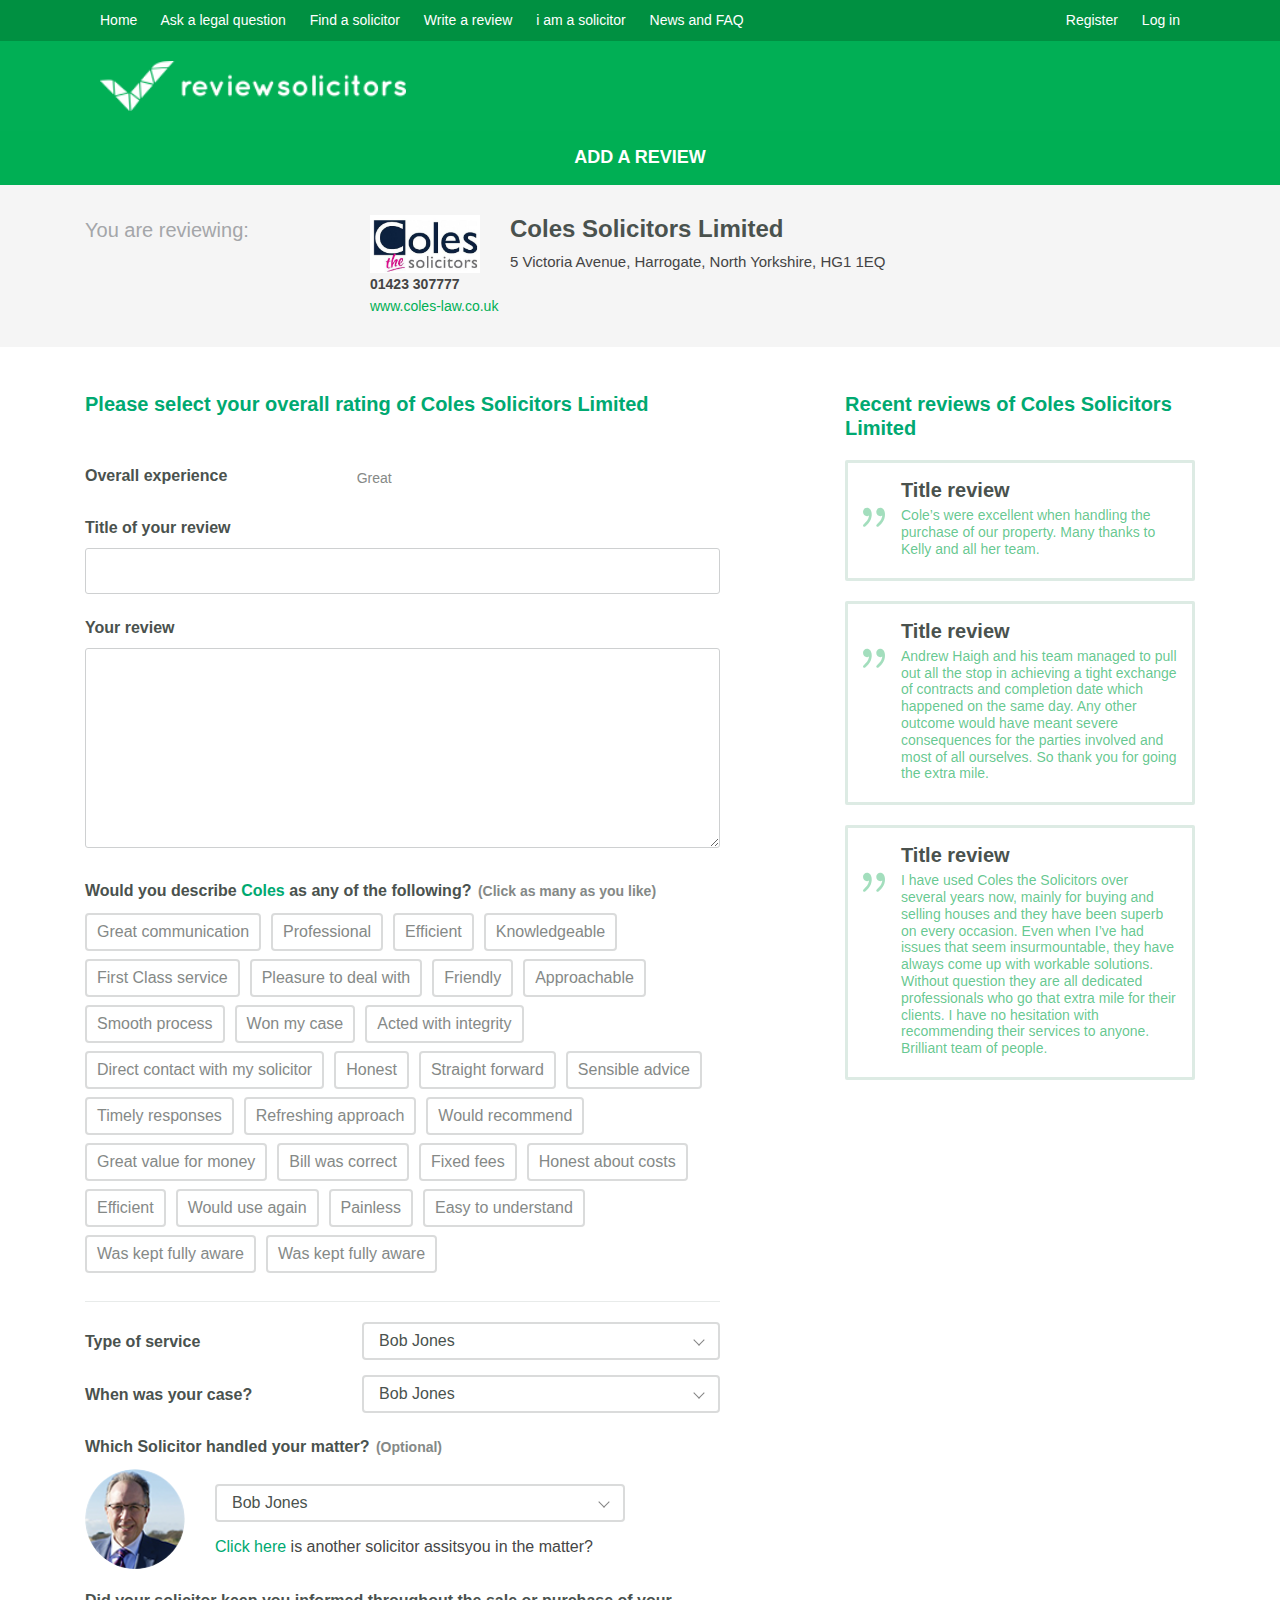
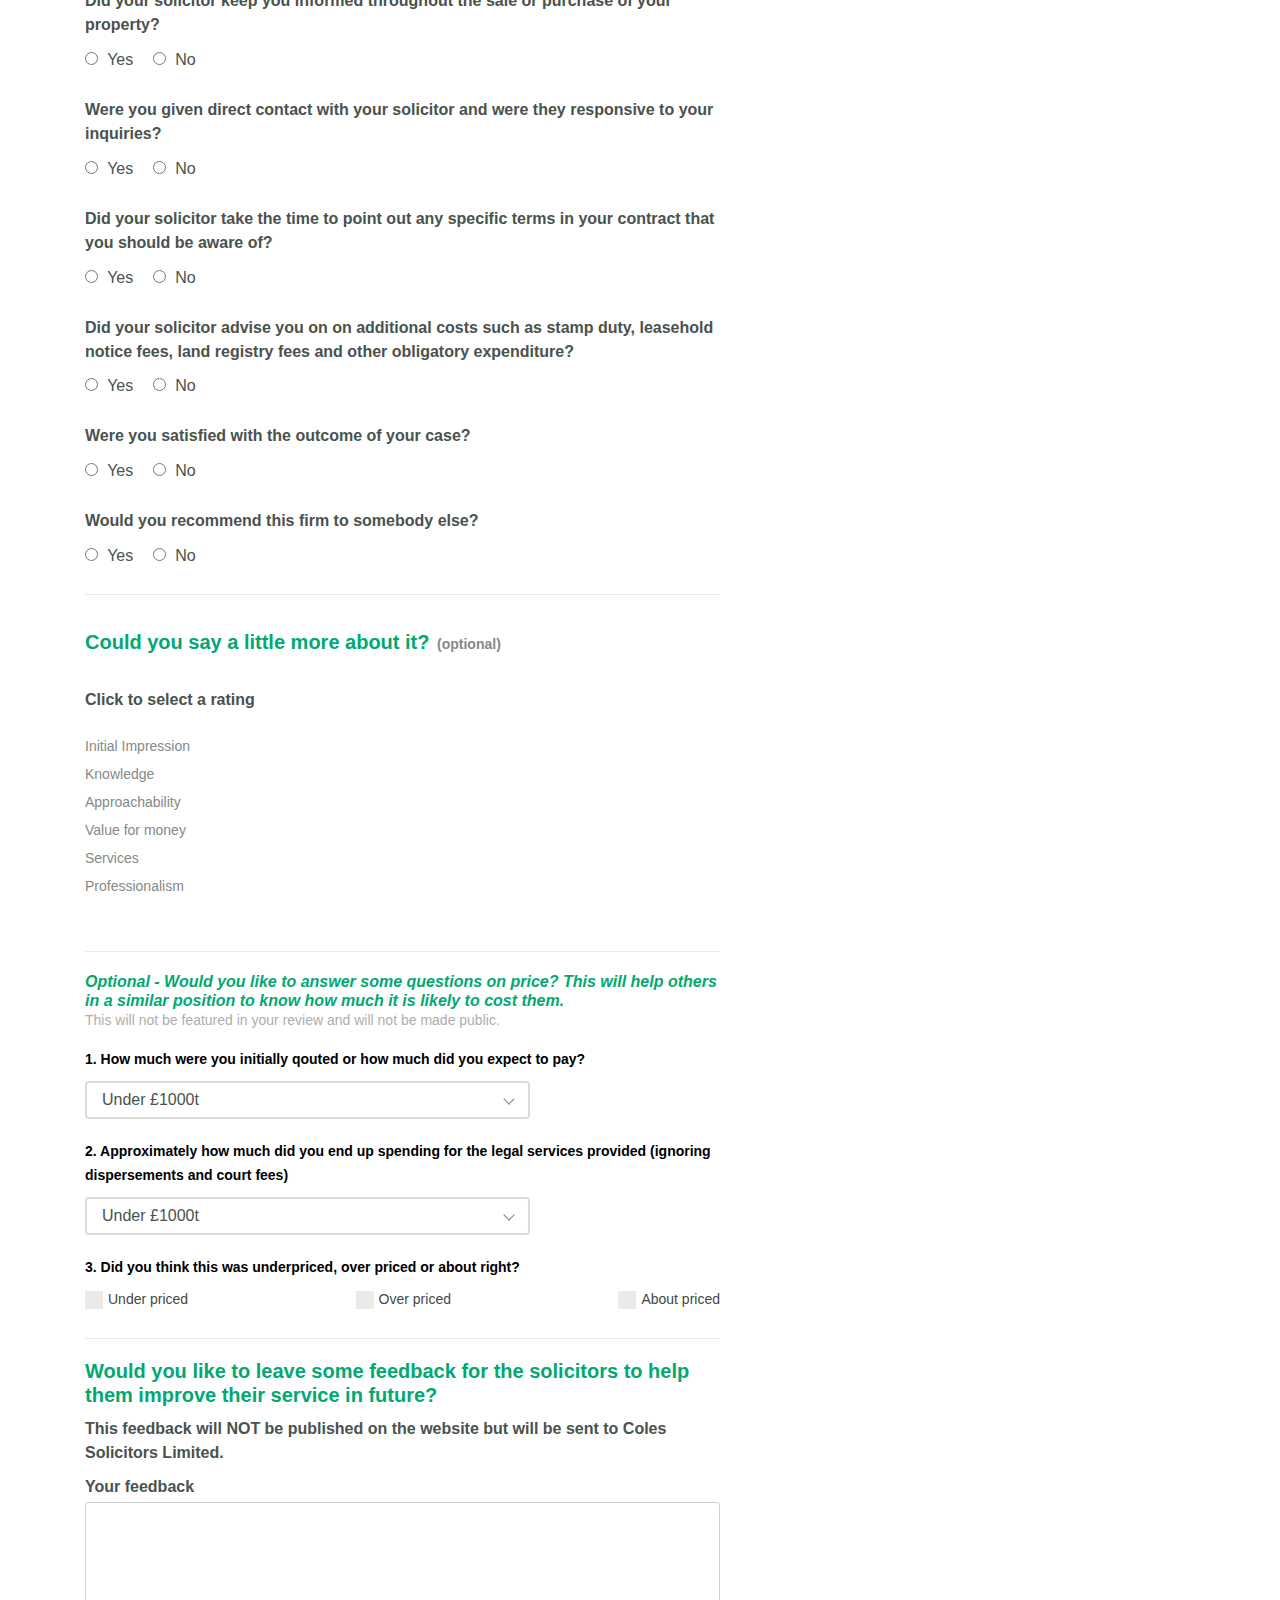
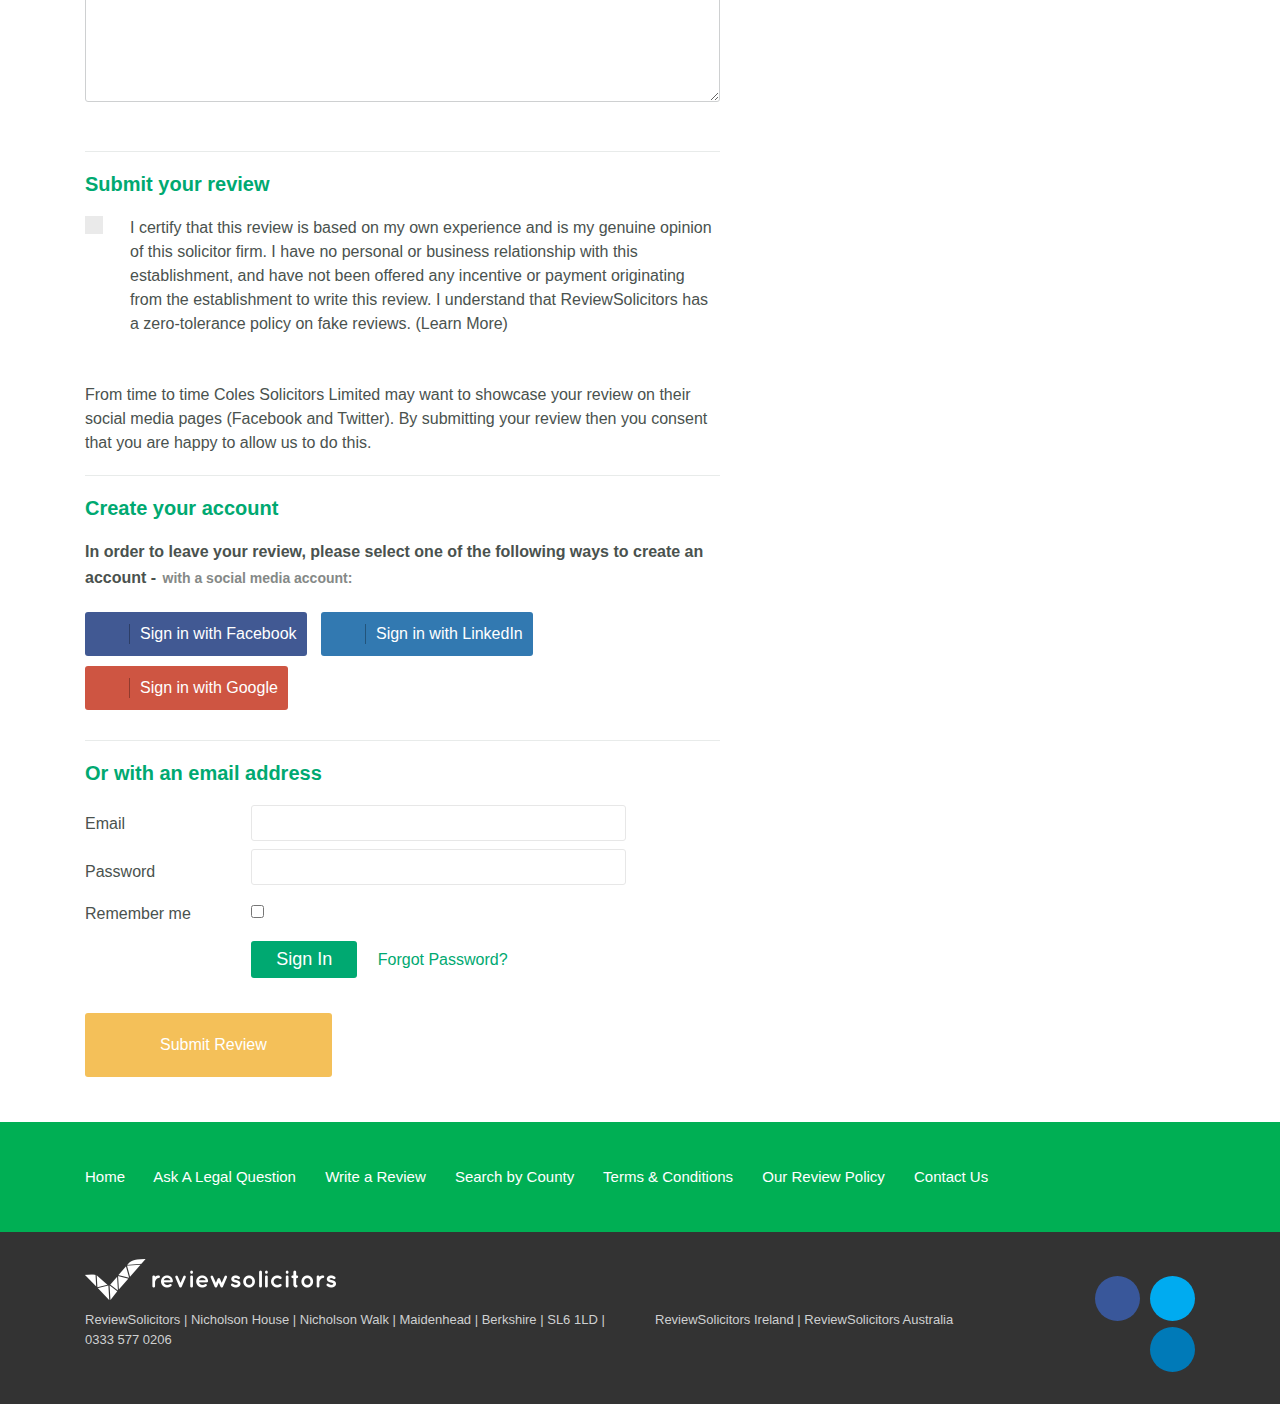
<file: review.html>
<!DOCTYPE html>
<html lang="en">
<head>
	<meta charset="UTF-8">
	<title>Review</title>
	<link rel="stylesheet" href="./css/bootstrap.css">
	<link rel="stylesheet" href="./css/review.css">
	<link rel="stylesheet" href="https://use.fontawesome.com/releases/v5.2.0/css/all.css"
	      integrity="sha384-hWVjflwFxL6sNzntih27bfxkr27PmbbK/iSvJ+a4+0owXq79v+lsFkW54bOGbiDQ" crossorigin="anonymous">
	<meta name="viewport" content="width=device-width, initial-scale=1">
</head>
<body>
<header>
	<nav class="flex-md-row flex-column d-flex align-items-center justify-content-between">
		<div>
			<a href="#">Home</a>
			<a href="#">Ask a legal question</a>
			<a href="#">Find a solicitor</a>
			<a href="#">Write a review</a>
			<a href="#">i am a solicitor</a>
			<a href="#">News and FAQ</a>

		</div>
		<div>
			<a href="#">Register</a>
			<a href="#">Log in</a>
		</div>
	</nav>
	<div class="img-header">
		<img src="assets/profile/img/logo.png" alt="Solicitor">
	</div>
	<div>
		<h1>Add a review</h1>
	</div>
</header>
<section id="reviewing">
	<div class="container">
		<div class="row">
			<div class="col-sm-3">
				<em>You are reviewing:</em>
			</div>
			<div class="col-sm-9">
				<img src="./assets/review/img/coles.png" alt="">
				<h2>Coles Solicitors Limited</h2>
				<p>
					<span>5 Victoria Avenue, Harrogate, North Yorkshire, HG1 1EQ</span>
					<strong>01423 307777</strong>
					<a class="websiteClick" href="http://www.coles-law.co.uk" target="_blank">www.coles-law.co.uk</a>
				</p>
			</div>
		</div>
	</div>
</section>
<section id="content">
	<div class="container">
		<div class="row">
			<div class="col-md-7">
				<h3 class="green">Please select your overall rating of Coles Solicitors Limited</h3>
				<br>
				<br>
				<div class="row">
					<div class="col-sm-4">
						<h3>Overall experience</h3>
					</div>
					<div class=" col-sm-8  d-flex  align-items-center">
						<div class="stars flex-row-reverse d-flex">
							<i class="fa fa-star "></i>
							<i class="fa fa-star "></i>
							<i class="fa fa-star "></i>
							<i class="fa fa-star "></i>
							<i class="fa fa-star "></i>
						</div>
						<span>Great</span>
					</div>
				</div>
				<br>
				<h3>Title of your review</h3>
				<input type="text" class="input-block bordered">
				<h3>Your review</h3>
				<textarea class="textarea-block bordered"></textarea>
				<h3>Would you describe <a href="">Coles</a> as any of the following?
					<span>(Click as many as you like)</span></h3>
				<div class="d-flex flex-wrap align-items-start justify-content-start checkboxes">
					<div>
						<input id="checkbox_1" type="checkbox" class="d-none">
						<label for="checkbox_1">
							Great communication
						</label>
					</div>
					<div>
						<input id="checkbox_2" type="checkbox" class="d-none">
						<label for="checkbox_2">
							Professional
						</label>
					</div>
					<div>
						<input id="checkbox_3" type="checkbox" class="d-none">
						<label for="checkbox_3">
							Efficient
						</label>
					</div>
					<div>
						<input id="checkbox_4" type="checkbox" class="d-none">
						<label for="checkbox_4">
							Knowledgeable
						</label>
					</div>
					<div>
						<input id="checkbox_5" type="checkbox" class="d-none">
						<label for="checkbox_5">
							First Class service
						</label>
					</div>
					<div>
						<input id="checkbox_6" type="checkbox" class="d-none">
						<label for="checkbox_6">
							Pleasure to deal with
						</label>
					</div>
					<div>
						<input id="checkbox_7" type="checkbox" class="d-none">
						<label for="checkbox_7">
							Friendly
						</label>
					</div>
					<div>
						<input id="checkbox_8" type="checkbox" class="d-none">
						<label for="checkbox_8">
							Approachable
						</label>
					</div>
					<div>
						<input id="checkbox_9" type="checkbox" class="d-none">
						<label for="checkbox_9">
							Smooth process
						</label>
					</div>
					<div>
						<input id="checkbox_10" type="checkbox" class="d-none">
						<label for="checkbox_10">
							Won my case
						</label>
					</div>
					<div>
						<input id="checkbox_11" type="checkbox" class="d-none">
						<label for="checkbox_11">
							Acted with integrity
						</label>
					</div>
					<div>
						<input id="checkbox_12" type="checkbox" class="d-none">
						<label for="checkbox_12">
							Direct contact with my solicitor
						</label>
					</div>
					<div>
						<input id="checkbox_13" type="checkbox" class="d-none">
						<label for="checkbox_13">
							Honest
						</label>
					</div>
					<div>
						<input id="checkbox_14" type="checkbox" class="d-none">
						<label for="checkbox_14">
							Straight forward
						</label>
					</div>
					<div>
						<input id="checkbox_15" type="checkbox" class="d-none">
						<label for="checkbox_15">
							Sensible advice
						</label>
					</div>
					<div>
						<input id="checkbox_16" type="checkbox" class="d-none">
						<label for="checkbox_16">
							Timely responses
						</label>
					</div>
					<div>
						<input id="checkbox_17" type="checkbox" class="d-none">
						<label for="checkbox_17">
							Refreshing approach
						</label>
					</div>
					<div>
						<input id="checkbox_18" type="checkbox" class="d-none">
						<label for="checkbox_18">
							Would recommend
						</label>
					</div>
					<div>
						<input id="checkbox_19" type="checkbox" class="d-none">
						<label for="checkbox_19">
							Great value for money
						</label>
					</div>
					<div>
						<input id="checkbox_20" type="checkbox" class="d-none">
						<label for="checkbox_20">
							Bill was correct
						</label>
					</div>
					<div>
						<input id="checkbox_21" type="checkbox" class="d-none">
						<label for="checkbox_21">
							Fixed fees
						</label>
					</div>
					<div>
						<input id="checkbox_22" type="checkbox" class="d-none">
						<label for="checkbox_22">
							Honest about costs
						</label>
					</div>
					<div>
						<input id="checkbox_23" type="checkbox" class="d-none">
						<label for="checkbox_23">
							Efficient
						</label>
					</div>
					<div>
						<input id="checkbox_24" type="checkbox" class="d-none">
						<label for="checkbox_24">
							Would use again
						</label>
					</div>
					<div>
						<input id="checkbox_25" type="checkbox" class="d-none">
						<label for="checkbox_25">
							Painless
						</label>
					</div>
					<div>
						<input id="checkbox_26" type="checkbox" class="d-none">
						<label for="checkbox_26">
							Easy to understand
						</label>
					</div>
					<div>
						<input id="checkbox_27" type="checkbox" class="d-none">
						<label for="checkbox_27">
							Was kept fully aware
						</label>
					</div>
					<div>
						<input id="checkbox_28" type="checkbox" class="d-none">
						<label for="checkbox_28">
							Was kept fully aware
						</label>
					</div>

				</div>
				<div class="row service">
					<div class="col-sm-5 "><h3>Type of service</h3></div>
					<div class="custom_select col-md-7">
						<input type="checkbox" id="drop_1" class="d-none">
						<label for="drop_1">
							<span class="value">Bob Jones</span>
							<span class="arrow"></span>
							<label class="dropdown">
								<h4 onclick="event.target.parentElement.parentElement.firstElementChild.innerHTML=event.target.innerHTML">
									1</h4>
								<h4 onclick="event.target.parentElement.parentElement.firstElementChild.innerHTML=event.target.innerHTML">
									2</h4>
								<h4 onclick="event.target.parentElement.parentElement.firstElementChild.innerHTML=event.target.innerHTML">
									3</h4>
								<h4 onclick="event.target.parentElement.parentElement.firstElementChild.innerHTML=event.target.innerHTML">
									4</h4>
								<h4 onclick="event.target.parentElement.parentElement.firstElementChild.innerHTML=event.target.innerHTML">
									5</h4>
								<h4 onclick="event.target.parentElement.parentElement.firstElementChild.innerHTML=event.target.innerHTML">
									6</h4>
								<h4 onclick="event.target.parentElement.parentElement.firstElementChild.innerHTML=event.target.innerHTML">
									7</h4>
							</label>
						</label>
					</div>
				</div>
				<div class="row case mb-0">
					<div class="col-sm-5 "><h3>When was your case?</h3></div>
					<div class="custom_select col-md-7">
						<input type="checkbox" id="drop_2" class="d-none">
						<label for="drop_2">
							<span class="value">Bob Jones</span>
							<span class="arrow"></span>
							<label class="dropdown">
								<h4 onclick="event.target.parentElement.parentElement.firstElementChild.innerHTML=event.target.innerHTML">
									1</h4>
								<h4 onclick="event.target.parentElement.parentElement.firstElementChild.innerHTML=event.target.innerHTML">
									2</h4>
								<h4 onclick="event.target.parentElement.parentElement.firstElementChild.innerHTML=event.target.innerHTML">
									3</h4>
								<h4 onclick="event.target.parentElement.parentElement.firstElementChild.innerHTML=event.target.innerHTML">
									4</h4>
								<h4 onclick="event.target.parentElement.parentElement.firstElementChild.innerHTML=event.target.innerHTML">
									5</h4>
								<h4 onclick="event.target.parentElement.parentElement.firstElementChild.innerHTML=event.target.innerHTML">
									6</h4>
								<h4 onclick="event.target.parentElement.parentElement.firstElementChild.innerHTML=event.target.innerHTML">
									7</h4>
							</label>
						</label>
					</div>
				</div>
				<h3>Which Solicitor handled your matter? <span>(Optional)</span>
				</h3>
				<div class="solicitor_one clearfix">
					<div class="rounded-circle">
						<img src="./assets/review/img/guy.png" alt="">
					</div>
					<div class="custom_select">
						<input type="checkbox" id="drop" class="d-none">
						<label for="drop">
							<span class="value">Bob Jones</span>
							<span class="arrow"></span>
							<label class="dropdown">
								<h4 onclick="event.target.parentElement.parentElement.firstElementChild.innerHTML=event.target.innerHTML">
									1</h4>
								<h4 onclick="event.target.parentElement.parentElement.firstElementChild.innerHTML=event.target.innerHTML">
									2</h4>
								<h4 onclick="event.target.parentElement.parentElement.firstElementChild.innerHTML=event.target.innerHTML">
									3</h4>
								<h4 onclick="event.target.parentElement.parentElement.firstElementChild.innerHTML=event.target.innerHTML">
									4</h4>
								<h4 onclick="event.target.parentElement.parentElement.firstElementChild.innerHTML=event.target.innerHTML">
									5</h4>
								<h4 onclick="event.target.parentElement.parentElement.firstElementChild.innerHTML=event.target.innerHTML">
									6</h4>
								<h4 onclick="event.target.parentElement.parentElement.firstElementChild.innerHTML=event.target.innerHTML">
									7</h4>
							</label>
						</label>
					</div>
					<h4><a href="">Click here </a>is another solicitor assitsyou in the matter?</h4>
				</div>
				<h3>Did your solicitor keep you informed throughout the sale or purchase of your
					property?</h3>
				<div class="radios">
					<label>
						<input type="radio" value="yes" id="informed1" name="satisfied"> Yes
					</label>
					<label>
						<input type="radio" value="no" id="informed2" name="satisfied"> No
					</label>
				</div>
				<h3>Were you given direct contact with your solicitor and were they responsive to
					your inquiries?</h3>
				<div class="radios">
					<label>
						<input type="radio" value="yes" id="inquiries1" name="satisfied"> Yes
					</label>
					<label>
						<input type="radio" value="no" id="inquiries2" name="satisfied"> No
					</label>
				</div>
				<h3>Did your solicitor take the time to point out any specific terms in your contract that
					you should be aware of?</h3>
				<div class="radios">
					<label>
						<input type="radio" value="yes" id="aware1" name="satisfied"> Yes
					</label>
					<label>
						<input type="radio" value="no" id="aware2" name="satisfied"> No
					</label>
				</div>
				<h3>Did your solicitor advise you on on additional costs such as stamp duty, leasehold
					notice fees, land registry fees and other obligatory expenditure?</h3>
				<div class="radios">
					<label>
						<input type="radio" value="yes" id="fees1" name="satisfied"> Yes
					</label>
					<label>
						<input type="radio" value="no" id="fees2" name="satisfied"> No
					</label>
				</div>
				<h3>Were you satisfied with the outcome of your case?</h3>
				<div class="radios">
					<label>
						<input type="radio" value="yes" id="satisfied1" name="satisfied"> Yes
					</label>
					<label>
						<input type="radio" value="no" id="satisfied2" name="satisfied"> No
					</label>
				</div>
				<h3>Would you recommend this firm to somebody else?</h3>
				<div class="radios">
					<label>
						<input type="radio" value="yes" id="recommend1" name="recommend"> Yes
					</label>
					<label>
						<input type="radio" value="no" id="recommend2" name="recommend"> No
					</label>
				</div>

				<div class="optional">
					<h3 class="green">Could you say a little more about it? <span>(optional)</span></h3>
					<h3>Click to select a rating</h3>
					<ul>


						<li>
                            <span>
                                Initial Impression
                            </span>
							<div class="stars flex-row-reverse d-flex">
								<i class="fa fa-star "></i>
								<i class="fa fa-star "></i>
								<i class="fa fa-star "></i>
								<i class="fa fa-star "></i>
								<i class="fa fa-star "></i>
							</div>
						</li>
						<li>
                            <span>
                                Knowledge
                            </span>
							<div class="stars flex-row-reverse d-flex">
								<i class="fa fa-star "></i>
								<i class="fa fa-star "></i>
								<i class="fa fa-star "></i>
								<i class="fa fa-star "></i>
								<i class="fa fa-star "></i>
							</div>
						</li>
						<li>
                            <span>
                                Approachability
                            </span>
							<div class="stars flex-row-reverse d-flex">
								<i class="fa fa-star "></i>
								<i class="fa fa-star "></i>
								<i class="fa fa-star "></i>
								<i class="fa fa-star "></i>
								<i class="fa fa-star "></i>
							</div>
						</li>
						<li>
                            <span>
                                Value for money
                            </span>
							<div class="stars flex-row-reverse d-flex">
								<i class="fa fa-star "></i>
								<i class="fa fa-star "></i>
								<i class="fa fa-star "></i>
								<i class="fa fa-star "></i>
								<i class="fa fa-star "></i>
							</div>
						</li>
						<li>
                            <span>
                                Services
                            </span>
							<div class="stars flex-row-reverse d-flex">
								<i class="fa fa-star "></i>
								<i class="fa fa-star "></i>
								<i class="fa fa-star "></i>
								<i class="fa fa-star "></i>
								<i class="fa fa-star "></i>
							</div>
						</li>
						<li>
                            <span>
                                Professionalism
                            </span>
							<div class="stars flex-row-reverse d-flex">
								<i class="fa fa-star "></i>
								<i class="fa fa-star "></i>
								<i class="fa fa-star "></i>
								<i class="fa fa-star "></i>
								<i class="fa fa-star "></i>
							</div>
						</li>
					</ul>
				</div>
				<div class="cost">
					<h3 class="green">Optional - Would you like to answer some questions on price? This will help others
						in a similar
						position to know how much it is likely to cost them.</h3>
					<p>This will not be featured in your review and will not be made public.
					</p>
					<h3>1. How much were you initially qouted or how much did you expect to pay?</h3>
					<div class="custom_select">
						<input type="checkbox" id="drop_3" class="d-none">
						<label for="drop_3">
							<span class="value">Under £1000t</span>
							<span class="arrow"></span>
							<label class="dropdown">
								<h4 onclick="event.target.parentElement.parentElement.firstElementChild.innerHTML=event.target.innerHTML">
									1</h4>
								<h4 onclick="event.target.parentElement.parentElement.firstElementChild.innerHTML=event.target.innerHTML">
									2</h4>
								<h4 onclick="event.target.parentElement.parentElement.firstElementChild.innerHTML=event.target.innerHTML">
									3</h4>
								<h4 onclick="event.target.parentElement.parentElement.firstElementChild.innerHTML=event.target.innerHTML">
									4</h4>
								<h4 onclick="event.target.parentElement.parentElement.firstElementChild.innerHTML=event.target.innerHTML">
									5</h4>
								<h4 onclick="event.target.parentElement.parentElement.firstElementChild.innerHTML=event.target.innerHTML">
									6</h4>
								<h4 onclick="event.target.parentElement.parentElement.firstElementChild.innerHTML=event.target.innerHTML">
									7</h4>
							</label>
						</label>
					</div>
					<h3>2. Approximately how much did you end up spending for the legal services
						provided (ignoring dispersements and court fees)</h3>
					<div class="custom_select">
						<input type="checkbox" id="drop_4" class="d-none">
						<label for="drop_4">
							<span class="value">Under £1000t</span>
							<span class="arrow"></span>
							<label class="dropdown">
								<h4 onclick="event.target.parentElement.parentElement.firstElementChild.innerHTML=event.target.innerHTML">
									1</h4>
								<h4 onclick="event.target.parentElement.parentElement.firstElementChild.innerHTML=event.target.innerHTML">
									2</h4>
								<h4 onclick="event.target.parentElement.parentElement.firstElementChild.innerHTML=event.target.innerHTML">
									3</h4>
								<h4 onclick="event.target.parentElement.parentElement.firstElementChild.innerHTML=event.target.innerHTML">
									4</h4>
								<h4 onclick="event.target.parentElement.parentElement.firstElementChild.innerHTML=event.target.innerHTML">
									5</h4>
								<h4 onclick="event.target.parentElement.parentElement.firstElementChild.innerHTML=event.target.innerHTML">
									6</h4>
								<h4 onclick="event.target.parentElement.parentElement.firstElementChild.innerHTML=event.target.innerHTML">
									7</h4>
							</label>
						</label>
					</div>
					<h3>3. Did you think this was underpriced, over priced or about right?</h3>
					<div class="custom_checkbox w-100 d-flex flex-wrap justify-content-between align-items-start">
						<label for="priced1" class="d-flex align-items-center">
							<input name="priced" id="priced1" value="false" type="radio" class="d-none">
							<em><i class="fa fa-check"></i></em>
							Under priced
						</label>
						<label for="priced2" class="d-flex align-items-center">
							<input name="priced" id="priced2" value="false" type="radio" class="d-none">
							<em><i class="fa fa-check"></i></em>
							Over priced
						</label>
						<label for="priced3" class="d-flex align-items-center">
							<input name="priced" id="priced3" value="false" type="radio" class="d-none">
							<em><i class="fa fa-check"></i></em>
							About priced
						</label>
					</div>
				</div>
				<div class="feedback">
					<h3 class="green">Would you like to leave some feedback for the solicitors to help them improve
						their service in future?</h3>
					<h3>This feedback will NOT be published on the website but will be sent to Coles Solicitors
						Limited.</h3>
					<h3>Your feedback</h3>
					<textarea class="textarea-block bordered"></textarea>
				</div>
				<div class="submit">
					<h3 class="green">Submit your review</h3>
					<label class="checkbox-wrapper">
						<input name="acceptConditions" value="false" type="checkbox" class="d-none">
						<em><i class="fa fa-check"></i></em>
						<input type="checkbox" class="d-none" id="show" onchange="showFunc()">
						<span>I certify that this review is based on my own experience and is my genuine opinion of this solicitor firm. I have no
personal or business relationship with this establishment, and have not been offered any incentive or payment originating
from the establishment to write this review. I understand that ReviewSolicitors has a zero-tolerance policy on fake reviews.
                            <label for="show">(Learn More)</label>

                        </span>
						<span class="content-integrity">ReviewSolicitors wishes to ensure that reviewers are not affiliated in any way with the
establishment they are reviewing. By checking this box, you certify that you are not employed by the establishment, are
not related to anyone employed there, and do not otherwise have a business or personal relationship with the owners or
managers of this establishment or a competitor that might bias your review. In addition to being a violation of our terms
of service and an unethical practice, committing fraud on reviews is also prohibited by law. Please see our
<a href="/assets/pdf/content-integrity-policy.pdf"
   target="_blank">Content Integrity Policy</a> for more information.</span>
					</label>
					<div class="terms-social-media">
						From time to time Coles Solicitors Limited may want to showcase your review on their social
						media pages (Facebook and Twitter).
						By submitting your review then you consent that you are happy to allow us to do this.
					</div>
				</div>
				<div class="create">
					<h3 class="green">Create your account</h3>
					<h3>In order to leave your review, please select one of the following ways to create an account -
						<span>with a social media account:</span></h3>
					<a href="#" class="facebook">
						<div class="left">
							<i class="fab fa-facebook-f"></i>
						</div>
						<div class="right">
							<h4>Sign in with Facebook</h4>
						</div>
					</a>
					<a href="#" class="linked">
						<div class="left">
							<i class="fab fa-linkedin-in"></i>
						</div>
						<div class="right">
							<h4>Sign in with LinkedIn</h4>
						</div>
					</a>
					<a href="#" class="google">
						<div class="left">
							<i class="fab fa-google"></i>
						</div>
						<div class="right">
							<h4>Sign in with Google</h4>
						</div>
					</a>
				</div>
				<div class="email">
					<h3 class="green">Or with an email address</h3>
					<div class="row">
						<h4 class="col-sm-3">Email</h4>
						<div class="col-sm-9">
							<input type="text">
						</div>
						<h4 class="col-sm-3 mt-3">Password</h4>
						<div class="col-sm-9 mt-2">
							<input type="password">
						</div>
						<div class="col-12 mt-3 d-flex align-items-center row m-0 p-0">
							<h4 class="col-sm-3 col-5 ">Remember me</h4>
							<div class="col-auto">
								<input class="w-auto  " type="checkbox">
							</div>
						</div>
						<h4 class="offset-sm-3 mt-2"></h4>
						<div class="col-sm-9 mt-3">
							<button class="mr-3">Sign In</button>
							<a href="#" class="green">Forgot Password?</a>
						</div>
					</div>
				</div>
				<button><i class="fa fa-star"></i>Submit Review</button>

			</div>
			<div class="col-md-4 offset-md-1">

				<h3 class="green">Recent reviews of Coles Solicitors Limited</h3>
				<div class="review d-flex">
					<div class="mr-3">
						<svg
								xmlns:xlink="http://www.w3.org/1999/xlink"
								xmlns="http://www.w3.org/2000/svg"
								width="22px" height="20px">
							<defs>
								<filter id="Filter_0">
									<feFlood flood-color="rgb(0, 165, 74)" flood-opacity="1" result="floodOut"/>
									<feComposite operator="atop" in="floodOut" in2="SourceGraphic" result="compOut"/>
									<feBlend mode="normal" in="compOut" in2="SourceGraphic"/>
								</filter>

							</defs>
							<g filter="url(#Filter_0)">
								<path fill-rule="evenodd" opacity="0.2" fill="rgb(0, 165, 74)"
								      d="M21.947,8.503 C21.775,11.300 20.509,15.488 15.431,19.566 C15.188,19.758 14.903,19.853 14.618,19.853 C14.224,19.853 13.832,19.673 13.569,19.321 C13.120,18.724 13.224,17.862 13.804,17.399 C17.940,14.081 19.069,10.828 19.266,8.598 C18.683,8.936 18.022,9.144 17.307,9.144 C15.075,9.144 13.273,7.276 13.273,4.972 C13.273,2.668 15.075,0.801 17.302,0.801 C17.806,0.801 18.272,0.929 18.713,1.109 L18.699,1.076 L19.164,1.297 L19.208,1.313 L19.230,1.330 L19.866,1.779 L20.145,2.063 C21.148,3.045 22.238,4.926 21.947,8.503 ZM2.156,19.566 C1.912,19.758 1.627,19.853 1.343,19.853 C0.948,19.853 0.556,19.673 0.293,19.321 C-0.156,18.724 -0.049,17.862 0.529,17.399 C4.665,14.081 5.793,10.828 5.993,8.598 C5.410,8.936 4.750,9.144 4.035,9.144 C1.808,9.144 0.000,7.276 0.000,4.972 C0.000,2.668 1.805,0.801 4.035,0.801 C4.539,0.801 5.002,0.929 5.443,1.109 L5.429,1.076 L5.895,1.297 L5.936,1.313 L5.958,1.330 L6.596,1.779 L6.872,2.063 C7.869,3.045 8.959,4.926 8.669,8.503 C8.499,11.300 7.231,15.488 2.156,19.566 Z"/>
							</g>
						</svg>
					</div>
					<div>
						<h3>Title review</h3>
						<p>Cole’s were excellent when handling the purchase of our property. Many thanks to Kelly and
							all her team.</p>
						<div class="stars  d-flex">
							<i class="fa fa-star yellow"></i>
							<i class="fa fa-star yellow"></i>
							<i class="fa fa-star yellow"></i>
							<i class="fa fa-star yellow"></i>
							<i class="fa fa-star yellow"></i>
						</div>
					</div>
				</div>
				<div class="review d-flex">
					<div class="mr-3">
						<svg
								xmlns:xlink="http://www.w3.org/1999/xlink"
								xmlns="http://www.w3.org/2000/svg"
								width="22px" height="20px">
							<defs>
								<filter id="Filter_0">
									<feFlood flood-color="rgb(0, 165, 74)" flood-opacity="1" result="floodOut"/>
									<feComposite operator="atop" in="floodOut" in2="SourceGraphic" result="compOut"/>
									<feBlend mode="normal" in="compOut" in2="SourceGraphic"/>
								</filter>

							</defs>
							<g filter="url(#Filter_0)">
								<path fill-rule="evenodd" opacity="0.2" fill="rgb(0, 165, 74)"
								      d="M21.947,8.503 C21.775,11.300 20.509,15.488 15.431,19.566 C15.188,19.758 14.903,19.853 14.618,19.853 C14.224,19.853 13.832,19.673 13.569,19.321 C13.120,18.724 13.224,17.862 13.804,17.399 C17.940,14.081 19.069,10.828 19.266,8.598 C18.683,8.936 18.022,9.144 17.307,9.144 C15.075,9.144 13.273,7.276 13.273,4.972 C13.273,2.668 15.075,0.801 17.302,0.801 C17.806,0.801 18.272,0.929 18.713,1.109 L18.699,1.076 L19.164,1.297 L19.208,1.313 L19.230,1.330 L19.866,1.779 L20.145,2.063 C21.148,3.045 22.238,4.926 21.947,8.503 ZM2.156,19.566 C1.912,19.758 1.627,19.853 1.343,19.853 C0.948,19.853 0.556,19.673 0.293,19.321 C-0.156,18.724 -0.049,17.862 0.529,17.399 C4.665,14.081 5.793,10.828 5.993,8.598 C5.410,8.936 4.750,9.144 4.035,9.144 C1.808,9.144 0.000,7.276 0.000,4.972 C0.000,2.668 1.805,0.801 4.035,0.801 C4.539,0.801 5.002,0.929 5.443,1.109 L5.429,1.076 L5.895,1.297 L5.936,1.313 L5.958,1.330 L6.596,1.779 L6.872,2.063 C7.869,3.045 8.959,4.926 8.669,8.503 C8.499,11.300 7.231,15.488 2.156,19.566 Z"/>
							</g>
						</svg>
					</div>
					<div>
						<h3>Title review</h3>
						<p>Andrew Haigh and his team managed to pull out all the stop in achieving a tight exchange of
							contracts and completion date which happened on the same day. Any other outcome would have
							meant severe consequences for the parties involved and most of all ourselves. So thank you
							for going the extra mile.</p>
						<div class="stars  d-flex">
							<i class="fa fa-star yellow"></i>
							<i class="fa fa-star yellow"></i>
							<i class="fa fa-star yellow"></i>
							<i class="fa fa-star yellow"></i>
							<i class="fa fa-star yellow"></i>
						</div>
					</div>
				</div>
				<div class="review d-flex">
					<div class="mr-3">
						<svg
								xmlns:xlink="http://www.w3.org/1999/xlink"
								xmlns="http://www.w3.org/2000/svg"
								width="22px" height="20px">
							<defs>
								<filter id="Filter_0">
									<feFlood flood-color="rgb(0, 165, 74)" flood-opacity="1" result="floodOut"/>
									<feComposite operator="atop" in="floodOut" in2="SourceGraphic" result="compOut"/>
									<feBlend mode="normal" in="compOut" in2="SourceGraphic"/>
								</filter>

							</defs>
							<g filter="url(#Filter_0)">
								<path fill-rule="evenodd" opacity="0.2" fill="rgb(0, 165, 74)"
								      d="M21.947,8.503 C21.775,11.300 20.509,15.488 15.431,19.566 C15.188,19.758 14.903,19.853 14.618,19.853 C14.224,19.853 13.832,19.673 13.569,19.321 C13.120,18.724 13.224,17.862 13.804,17.399 C17.940,14.081 19.069,10.828 19.266,8.598 C18.683,8.936 18.022,9.144 17.307,9.144 C15.075,9.144 13.273,7.276 13.273,4.972 C13.273,2.668 15.075,0.801 17.302,0.801 C17.806,0.801 18.272,0.929 18.713,1.109 L18.699,1.076 L19.164,1.297 L19.208,1.313 L19.230,1.330 L19.866,1.779 L20.145,2.063 C21.148,3.045 22.238,4.926 21.947,8.503 ZM2.156,19.566 C1.912,19.758 1.627,19.853 1.343,19.853 C0.948,19.853 0.556,19.673 0.293,19.321 C-0.156,18.724 -0.049,17.862 0.529,17.399 C4.665,14.081 5.793,10.828 5.993,8.598 C5.410,8.936 4.750,9.144 4.035,9.144 C1.808,9.144 0.000,7.276 0.000,4.972 C0.000,2.668 1.805,0.801 4.035,0.801 C4.539,0.801 5.002,0.929 5.443,1.109 L5.429,1.076 L5.895,1.297 L5.936,1.313 L5.958,1.330 L6.596,1.779 L6.872,2.063 C7.869,3.045 8.959,4.926 8.669,8.503 C8.499,11.300 7.231,15.488 2.156,19.566 Z"/>
							</g>
						</svg>
					</div>
					<div>
						<h3>Title review</h3>
						<p>I have used Coles the Solicitors over several years now, mainly for buying and selling houses
							and they have been superb on every occasion. Even when I’ve had issues that seem
							insurmountable, they have always come up with workable solutions. Without question they are
							all dedicated professionals who go that extra mile for their clients. I have no hesitation
							with recommending their services to anyone. Brilliant team of people.</p>
						<div class="stars  d-flex">
							<i class="fa fa-star yellow"></i>
							<i class="fa fa-star yellow"></i>
							<i class="fa fa-star yellow"></i>
							<i class="fa fa-star yellow"></i>
							<i class="fa fa-star yellow"></i>
						</div>
					</div>
				</div>
			</div>
		</div>

	</div>
</section>
<footer>
	<nav class="footer-links">
		<div class="container">
			<a href="/">Home</a>
			<a href="/ask-question">Ask A Legal Question</a>
			<a href="/write-review">Write a Review</a>
			<a href="/counties">Search by County</a>
			<a href="/terms">Terms &amp; Conditions</a>
			<a href="/about-reviews">Our Review Policy</a>
			<a href="/contact-us">Contact Us</a>
		</div>
	</nav>
	<div class="footer-copy">
		<div class="container">
			<div class="row">
				<div class="col-sm-6">
					<span class="footer-logo"></span>
					ReviewSolicitors | Nicholson House | Nicholson Walk | Maidenhead | Berkshire | SL6 1LD | 0333 577
					0206
				</div>
				<div class="col-sm-4 footer-rs-site-links">
					<a href="https://www.reviewsolicitors.ie/" target="_blank" class="footer-copy">ReviewSolicitors
						Ireland</a> | <a href="https://www.reviewsolicitors.com.au/" target="_blank"
					                     class="footer-copy">ReviewSolicitors Australia</a>
				</div>
				<div class="col-sm-2">
					<nav class="social-nav">
						<a href="https://www.facebook.com/reviewsolicitors/" target="_blank" class="facebook"><i
								class="fab fa-facebook-f"></i></a>
						<a href="https://twitter.com/ReviewSolicitor" target="_blank" class="twitter"><i
								class="fab fa-twitter"></i></a>
						<a href="https://www.linkedin.com/company/reviewsolicitors" target="_blank" class="linkedin"><i
								class="fab fa-linkedin-in"></i></a>
					</nav>
				</div>
			</div>
		</div>
	</div>

</footer>


<script type="text/javascript" src="./js/jquery.js"></script>
<script type="text/javascript" src="./js/review.js"></script>
</body>
</html>
</file>
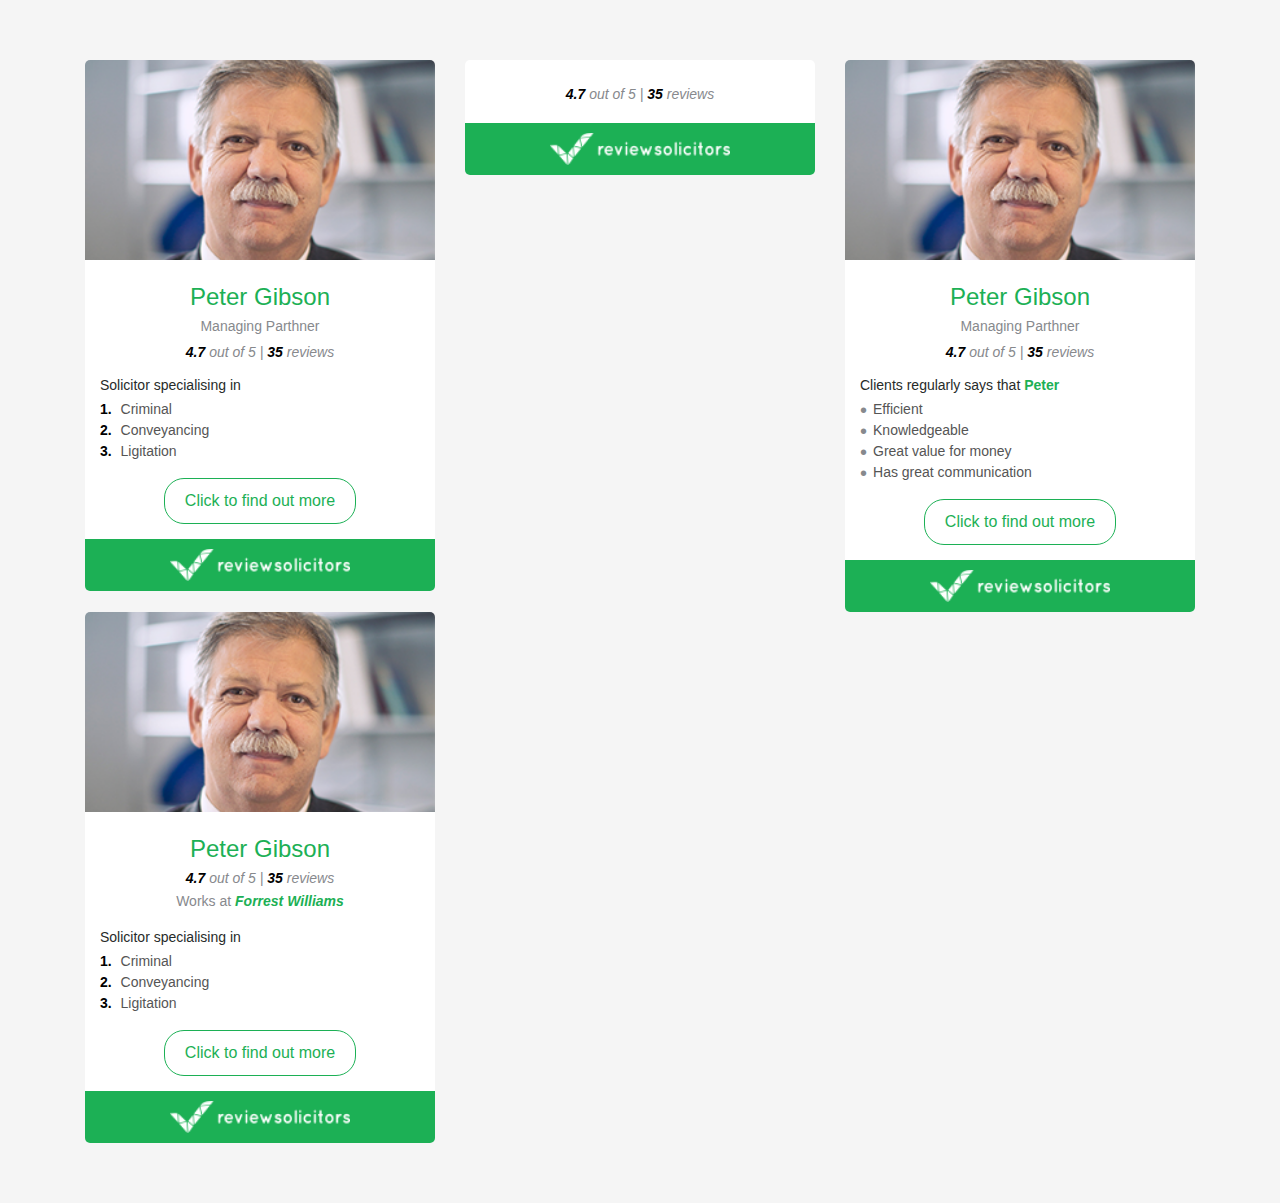
<file: widgets.html>
<!doctype html>
<html lang="en">
<head>
    <meta charset="UTF-8">
    <meta name="viewport"
          content="width=device-width, user-scalable=no, initial-scale=1.0, maximum-scale=1.0, minimum-scale=1.0">
    <meta http-equiv="X-UA-Compatible" content="ie=edge">
    <link rel="stylesheet" href="./css/bootstrap.css">
    <link rel="stylesheet" href="https://use.fontawesome.com/releases/v5.2.0/css/all.css"
          integrity="sha384-hWVjflwFxL6sNzntih27bfxkr27PmbbK/iSvJ+a4+0owXq79v+lsFkW54bOGbiDQ" crossorigin="anonymous">
    <link rel="stylesheet" href="./css/widgets.css">
    <title>widgets</title>
</head>
<body>
<div class="container">
    <div class="row">
        <div class="col-md-4">
            <section class="widget">
                <div class="bg">

                </div>
                <div class="info">
                    <div class="stars ">
                        <i class="fa fa-star yellow"></i>
                        <i class="fa fa-star yellow"></i>
                        <i class="fa fa-star yellow"></i>
                        <i class="fa fa-star yellow"></i>
                        <i class="fa fa-star yellow"></i>
                    </div>
                    <h2 class="green">Peter Gibson</h2>
                    <h3>Managing Parthner</h3>
                    <p class="rating"><strong>4.7</strong> out of 5 | <strong>35</strong> reviews</p>
                    <p class="some-text">Solicitor specialising in</p>
                    <ul>
                        <li><strong>1.</strong> Criminal</li>
                        <li><strong>2.</strong> Conveyancing</li>
                        <li><strong>3.</strong> Ligitation</li>
                    </ul>
                    <a href="#">Click to find out more </a>
                </div>
                <div class="logo">
                    <img src="./assets/widgets/logo.png" alt="">
                </div>
            </section>
        </div>
        <div class="col-md-4">
            <section class="widget">

                <div class="info">
                    <div class="stars ">
                        <i class="fa fa-star yellow"></i>
                        <i class="fa fa-star yellow"></i>
                        <i class="fa fa-star yellow"></i>
                        <i class="fa fa-star yellow"></i>
                        <i class="fa fa-star yellow"></i>
                    </div>
                    <p class="rating"><strong>4.7</strong> out of 5 | <strong>35</strong> reviews</p>
                </div>
                <div class="logo">
                    <img src="./assets/widgets/logo.png" alt="">
                </div>
            </section>
        </div>
        <div class="col-md-4">
            <section class="widget">
                <div class="bg">

                </div>
                <div class="info">
                    <div class="stars ">
                        <i class="fa fa-star yellow"></i>
                        <i class="fa fa-star yellow"></i>
                        <i class="fa fa-star yellow"></i>
                        <i class="fa fa-star yellow"></i>
                        <i class="fa fa-star yellow"></i>
                    </div>
                    <h2 class="green">Peter Gibson</h2>
                    <h3>Managing Parthner</h3>
                    <p class="rating"><strong>4.7</strong> out of 5 | <strong>35</strong> reviews</p>
                    <p class="some-text">Clients regularly says that <strong class="green">Peter</strong></p>
                    <ul class="list-with-dots">
                        <li>Efficient</li>
                        <li>Knowledgeable</li>
                        <li>Great value for money</li>
                        <li>Has great communication</li>
                    </ul>
                    <a href="#">Click to find out more </a>
                </div>
                <div class="logo">
                    <img src="./assets/widgets/logo.png" alt="">
                </div>
            </section>
        </div>
        <div class="col-md-4">
            <section class="widget">
                <div class="bg">

                </div>
                <div class="info">
                    <div class="stars ">
                        <i class="fa fa-star yellow"></i>
                        <i class="fa fa-star yellow"></i>
                        <i class="fa fa-star yellow"></i>
                        <i class="fa fa-star yellow"></i>
                        <i class="fa fa-star yellow"></i>
                    </div>
                    <h2 class="green">Peter Gibson</h2>

                    <p class="rating"><strong>4.7</strong> out of 5 | <strong>35</strong> reviews</p>
                    <h3 class="works-at">Works at <strong class="green"><i>Forrest Williams</i></strong></h3>
                    <p class="some-text">Solicitor specialising in</p>
                    <ul>
                        <li><strong>1.</strong> Criminal</li>
                        <li><strong>2.</strong> Conveyancing</li>
                        <li><strong>3.</strong> Ligitation</li>
                    </ul>
                    <a href="#">Click to find out more </a>
                </div>
                <div class="logo">
                    <img src="./assets/widgets/logo.png" alt="">
                </div>
            </section>
        </div>
    </div>
</div>

</body>
</html>
</file>
<file: css/style.css>
@charset "UTF-8";
@font-face {
  font-family: "OpenSans-Regular";
  src: url("../assets/fonts/OpenSans-Regular.ttf") format("ttf");
}
@font-face {
  font-family: "OpenSans-Bold";
  src: url("../assets/fonts/OpenSans-Bold.ttf") format("ttf");
}
@font-face {
  font-family: "OpenSans-Light";
  src: url("../assets/fonts/OpenSans-Light.ttf") format("ttf");
}
@font-face {
  font-family: "OpenSans-Italic";
  src: url("../assets/fonts/OpenSans-Italic.ttf") format("ttf");
}
@font-face {
  font-family: "OpenSans-SemiBold";
  src: url("../assets/fonts/OpenSans-SemiBold.ttf") format("ttf");
}
html, body {
  padding: 0;
  margin: 0;
}

h2, h3, h1 {
  color: #4a524e;
}

p {
  color: #4a524e;
  font-size: 14px !important;
}

svg#donut-chart {
  display: block;
  margin: 0 0 0 auto;
}

a, button {
  transition: background-color 0.2s linear;
}

.yellow {
  color: #ffd500;
}

* {
  -webkit-box-sizing: border-box !important;
  -moz-box-sizing: border-box !important;
  box-sizing: border-box !important;
}

header {
  background-color: #009041;
}
header .img-header {
  padding: 20px 100px;
  background-color: #01af55;
}
header .img-header img {
  height: 50px;
}
header nav {
  padding: 10px 100px;
  font-size: 14px;
  font-family: OpenSans-Regular, sans-serif;
}
header nav a {
  color: #ffffff;
  margin-right: 20px;
}
header nav a:hover {
  color: #ffffff;
  text-underline-color: white;
}
header nav a:last-child {
  margin-right: 0;
}

main {
  padding: 50px 100px;
}
main section#profile {
  padding-bottom: 40px;
}
main section#profile div.left div.photo figure {
  border-radius: 5px;
  overflow: hidden;
  max-height: 400px;
  margin: 0;
}
main section#profile div.left div.photo figure img {
  width: 100%;
}
main section#profile div.left div.photo h4 {
  margin: 10px 0;
  font-size: 16px;
  line-height: 18px;
  font-weight: bold;
  font-family: OpenSans-Bold, sans-serif;
}
main section#profile div.left div.photo a {
  width: fit-content;
  border-radius: 5px;
  background-color: #0077b5;
  text-decoration: none;
  display: flex;
  justify-content: center;
  align-items: center;
}
main section#profile div.left div.photo a span:first-child {
  height: 100%;
  padding: 10px;
  color: white;
  border-right: 1px solid #005d8d;
}
main section#profile div.left div.photo a span:first-child i {
  font-size: 24px;
}
main section#profile div.left div.photo a span:last-child {
  height: 100%;
  padding: 10px;
  color: #ffffff;
  font-family: OpenSans-Bold, sans-serif;
  font-size: 14px;
  line-height: 1;
}
main section#profile div.left div.photo a:hover {
  background-color: #0069a4;
  cursor: pointer;
}
main section#profile div.left div.text h2 {
  font-size: 36px;
  line-height: 38px;
  color: #4a524e;
  font-family: "OpenSans-SemiBold", sans-serif;
}
main section#profile div.left div.text p {
  color: #4a524e;
  font-size: 14px;
  line-height: 20px;
  font-family: OpenSans-Regular, sans-serif;
}
main section#profile div.left div.text .stat {
  -webkit-box-sizing: border-box;
  -moz-box-sizing: border-box;
  box-sizing: border-box;
  padding-left: 13px;
  border-left: 3px solid #00a951;
}
main section#profile div.left div.text .stat p {
  color: #4a524e;
  font-size: 14px;
  line-height: 20px;
  font-family: OpenSans-Regular, sans-serif;
}
main section#profile div.left div.text .stat p strong {
  font-family: OpenSans-Regular, sans-serif;
  color: #00a951;
}
main section#profile div.left div.text .info p {
  font-size: 14px;
  color: #000;
  line-height: 20px;
}
main section#profile div.left div.text .info p:first-child i {
  margin-left: 2.5px;
}
main section#profile div.left div.text .info p i {
  width: 18px;
  margin-right: 5px;
  color: #00a951;
}
main section#profile div.left div.text .info h3 {
  font-size: 22px;
  font-family: OpenSans-Bold, sans-serif;
  font-weight: bold;
  color: #4a524e;
  text-transform: uppercase;
}
main section#profile div.left div.text .info p:last-child {
  color: #4d565e;
  font-size: 14px;
  line-height: 20px;
}
main section#profile div.right.no-premium h3 {
  font-family: "OpenSans-Regular", sans-serif;
  font-size: 18px;
  color: #4d565e;
}
main section#profile div.right.no-premium .profile {
  border-radius: 5px;
  padding: 20px;
  box-shadow: -2px 2px 15px rgba(0, 0, 0, 0.3);
}
main section#profile div.right.no-premium .profile .heading figure {
  width: 20%;
  overflow: hidden;
}
main section#profile div.right.no-premium .profile .heading figure img {
  width: 100%;
}
main section#profile div.right.no-premium .profile .heading .info {
  padding-left: 15px;
}
main section#profile div.right.no-premium .profile .heading .info h3 {
  font-family: "OpenSans-Regular", sans-serif;
  font-size: 16px;
  margin-bottom: 0;
}
main section#profile div.right.no-premium .profile .heading .info p:nth-child(2) {
  color: #696a6c;
  font-size: 14px;
  font-family: "OpenSans-Light", sans-serif;
  font-weight: lighter;
  padding-left: 10px;
}
main section#profile div.right.no-premium .profile .heading .info p {
  font-family: "OpenSans-Light", sans-serif;
  font-weight: normal;
  font-size: 16px;
  color: #696a6c;
}
main section#profile div.right.no-premium .profile .heading .info p strong {
  color: #000;
}
main section#profile div.right.no-premium .profile .content p {
  font-family: "OpenSans-Regular", sans-serif;
  font-weight: normal;
  font-size: 16px;
  color: #696a6c;
}
main section#profile div.right.no-premium .profile .content a {
  width: 100%;
  font-family: "OpenSans-Regular", sans-serif;
  font-size: 18px;
  color: white;
  text-decoration: none;
  padding: 5px 10px;
  background-color: #febc2f;
  border-radius: 5px;
  text-align: center;
}
main section#profile div.right.no-premium .profile .content a:hover {
  background-color: #e7ab2b;
}
main section#profile div.right ul {
  margin: 20px 0 0 auto;
  padding: 0 0 0 55%;
  font-family: OpenSans-Regular, sans-serif;
  color: #4d565e;
  list-style-type: none;
  font-size: 14px;
}
main section#profile div.right ul li {
  position: relative;
}
main section#profile div.right ul li:before {
  top: -34px;
  font-size: 60px;
  left: -25px;
  position: absolute;
  content: "•";
}
main section#profile div.right ul li:first-child:before {
  color: #fb7514;
}
main section#profile div.right ul li:nth-child(2):before {
  color: #0075b3;
}
main section#profile div.right ul li:nth-child(3):before {
  color: #00aca8;
}
main section#profile div.right ul li:nth-child(4):before {
  color: #ffb70d;
}
main section#profile div.right ul li:nth-child(5):before {
  color: #ab0046;
}
main section#profile div.right ul li:nth-child(6):before {
  color: #00ab55;
}
main section#profile div.right .fees {
  width: 90%;
  border-radius: 5px;
  padding: 10px 20px;
  margin-top: 20px;
  box-shadow: -2px 1px 10px rgba(0, 0, 0, 0.5);
}
main section#profile div.right .fees h3 {
  font-size: 22px;
  font-family: OpenSans-Bold, sans-serif;
  font-weight: bold;
  color: #4d565e;
  text-transform: uppercase;
}
main section#profile div.right .fees p {
  font-family: OpenSans-Regular, sans-serif;
  font-size: 14px;
  color: #4d565e;
}
main section#profile .contact {
  margin-top: 30px;
  padding: 10px 20px;
  width: 100%;
  background-color: #212d36;
  border-radius: 5px;
  justify-content: stretch;
  flex-grow: 1;
}
main section#profile .contact h2 {
  padding: 5px 10px;
  font-size: 18px;
  color: #ffffff;
  margin: 0;
  flex-grow: 1;
  text-align: center;
}
main section#profile .contact a {
  flex-grow: 1;
  font-size: 14px;
  line-height: 20px;
  text-align: center;
  padding: 5px 10px;
  border-radius: 5px;
  margin-right: 10px;
  background-color: #01a34f;
  color: #ffffff;
}
main section#profile .contact a i {
  margin-right: 5px;
}
main section#profile .contact a:nth-child(2) {
  background-color: #fdbc35 !important;
}
main section#profile .contact a:nth-child(2):hover {
  text-decoration: none;
  cursor: pointer;
  background-color: #d7a02d !important;
}
main section#profile .contact a:last-child {
  margin-right: 0;
}
main section#profile .contact a:hover {
  text-decoration: none;
  cursor: pointer;
  background-color: #00cc61;
}
main section#sponsored {
  padding: 40px 0;
}
main section#sponsored h2 {
  text-transform: uppercase;
  display: block;
  font-family: "OpenSans-Regular", sans-serif;
  font-size: 18px;
  color: #81888d;
  margin-bottom: 20px;
}
main section#sponsored .profile {
  border: 2px solid #e7e7e7;
  border-radius: 5px;
  padding: 20px;
  box-shadow: -2px 2px 15px rgba(0, 0, 0, 0.3);
}
main section#sponsored .profile .heading figure {
  width: 20%;
  overflow: hidden;
}
main section#sponsored .profile .heading figure img {
  width: 100%;
}
main section#sponsored .profile .heading .info {
  padding-left: 15px;
}
main section#sponsored .profile .heading .info h3 {
  font-family: "OpenSans-SemiBold", sans-serif;
  font-size: 18px;
  margin-bottom: 0;
}
main section#sponsored .profile .heading .info p:nth-child(2) {
  color: #696a6c;
  font-size: 14px;
  font-family: "OpenSans-Light", sans-serif;
  font-weight: lighter;
  padding-left: 10px;
}
main section#sponsored .profile .heading .info p {
  font-family: "OpenSans-Light", sans-serif;
  font-weight: normal;
  font-size: 16px;
  color: #696a6c;
}
main section#sponsored .profile .heading .info p strong {
  color: #000;
}
main section#sponsored .profile .content p {
  font-family: "OpenSans-Regular", sans-serif;
  font-weight: normal;
  font-size: 16px;
  color: #696a6c;
}
main section#sponsored .profile .content a {
  width: 100%;
  font-family: "OpenSans-Regular", sans-serif;
  font-size: 18px;
  color: white;
  text-decoration: none;
  padding: 5px 10px;
  background-color: #febc2f;
  border-radius: 5px;
  text-align: center;
}
main section#sponsored .profile .content a:hover {
  background-color: #e7ab2b;
}

section#awards {
  -webkit-box-sizing: border-box;
  -moz-box-sizing: border-box;
  box-sizing: border-box;
  width: 100%;
  padding: 50px 120px;
  background-color: #f8f8f9;
}
section#awards h2 {
  font-size: 40px;
  font-family: OpenSans-Bold, sans-serif;
  margin-bottom: 20px;
}
section#awards .awards .award {
  flex-grow: 1;
  margin-right: 5%;
}
section#awards .awards .award:last-child {
  margin-right: 0;
}
section#awards .awards .award img {
  margin: 0 auto 15px;
  height: 50%;
}
section#awards .awards .award p {
  text-align: center;
  font-family: OpenSans-Bold, sans-serif;
  font-weight: bold;
}

main section#rating .rating-box {
  border: 1px solid #e4e5e6;
  padding: 25px 30px;
}
main section#rating .rating-box h2 {
  text-align: center;
  font-family: OpenSans-Light, sans-serif;
  font-weight: lighter;
  font-size: 70px;
  margin-bottom: 10px;
}
main section#rating .rating-box h2 small {
  margin-left: -10px;
  font-size: 20px;
}
main section#rating .experience {
  padding: 0 40px;
}
main section#rating .experience .heading {
  width: 100%;
  margin-bottom: 20px;
}
main section#rating .experience .heading h3 {
  width: 200px;
  text-align: start;
  font-family: OpenSans-Bold, sans-serif;
  font-weight: bold;
  margin-bottom: 0;
  font-size: 18px;
}
main section#rating .experience .experience-one {
  width: 100%;
  margin-bottom: 5px;
}
main section#rating .experience .experience-one:last-child {
  margin-bottom: 0;
}
main section#rating .experience .experience-one h3 {
  width: 200px;
  text-align: start;
  font-family: OpenSans-Light, sans-serif;
  font-weight: normal;
  margin-bottom: 0;
  font-size: 18px;
}
main section#rating .summary {
  padding: 0 40px;
}
main section#rating .summary h3 {
  text-align: start;
  font-family: OpenSans-Bold, sans-serif;
  font-weight: bold;
  margin-bottom: 20px;
  font-size: 18px;
}
main section#rating .summary .summary-one {
  margin-bottom: 5px;
}
main section#rating .summary .summary-one:last-child {
  margin-bottom: 0;
}
main section#rating .summary .summary-one h3 {
  width: 125px;
  text-align: start;
  font-family: OpenSans-Light, sans-serif;
  font-weight: normal;
  margin-bottom: 0;
}
main section#rating .summary .summary-one .counter .fill {
  margin-right: 10px;
  height: 20px;
  width: 200px;
}
main section#rating .summary .summary-one .counter .fill .inner {
  height: 100%;
  background-color: #fdbe3f;
}
main section#write-comment {
  margin-top: 50px;
  padding: 15px 20px;
  background-color: #f5f5f5;
}
main section#write-comment img {
  height: 50px;
  margin-right: 50px;
}
main section#write-comment .input-wrap {
  flex-grow: 1;
  position: relative;
  height: 50px;
  width: 60%;
}
main section#write-comment .input-wrap .tick {
  position: absolute;
  height: 20px;
  left: -10px;
  top: calc(50% - 10px);
  width: 20px;
  background-color: #ffffff;
  transform: rotate(45deg);
  border-bottom: 1px solid #ced0d1;
  border-left: 1px solid #ced0d1;
}
main section#write-comment .input-wrap input {
  outline: none;
  height: 100%;
  border: 1px solid #ced0d1;
  padding: 5px 20px;
  font-size: 16px;
  line-height: 24px;
  width: 100%;
  font-family: OpenSans-Regular, sans-serif;
}
main section#write-comment .stars {
  color: #d5d5d5;
  margin-bottom: 0;
  padding: 10px 30px;
  font-size: 18px;
}
main section#write-comment .stars i {
  margin-bottom: 0;
  margin-right: 2px;
}
main section#write-comment .stars i:first-child {
  margin-right: 0;
}
main section#write-comment .stars i:hover {
  cursor: pointer;
  color: #ffd500 !important;
}
main section#write-comment .stars i:hover ~ i {
  color: #ffd500 !important;
}
main section#write-comment h3 {
  padding-right: 20px;
  margin-bottom: 0;
  color: #909295;
  font-size: 15px;
  font-family: "OpenSans-Regular", sans-serif;
}
main section#sort-by {
  height: 64px;
  padding: 0 20px;
  border-bottom: 1px solid #e4e8e7;
}
main section#sort-by h3 {
  font-family: OpenSans-Light, sans-serif;
  font-weight: lighter;
  color: #909295;
  border-bottom: 2px solid transparent;
  font-size: 18px;
  line-height: 20px;
  display: inline;
  margin: 0;
  padding: 22px 15px;
}
main section#sort-by h3:first-child {
  padding-left: 0;
}
main section#sort-by h3:nth-child(2) {
  font-weight: bold;
  color: #000;
  margin: 0 15px;
  border-bottom: 2px solid #00af54;
}
main section#comments div.comment {
  width: 100% !important;
  border-bottom: 1px solid #e4e8e7;
  padding: 25px 0;
}
main section#comments div.comment .user .rounded-circle {
  overflow: hidden;
  height: 80px;
  width: 80px;
  display: flex;
  justify-content: center;
  align-items: center;
}
main section#comments div.comment .user .rounded-circle img {
  width: 100px;
  height: auto;
}
main section#comments div.comment .user h2 {
  font-size: 22px;
  font-family: OpenSans-Light, sans-serif;
  font-weight: lighter;
  color: #000;
  margin: 10px 0 10px;
}
main section#comments div.comment .user h3 {
  margin: 5px 0;
  color: #909295;
  font-size: 16px;
  font-family: OpenSans-Light, sans-serif;
  font-weight: lighter;
}
main section#comments div.comment .user h3:nth-child(3) {
  margin-top: 0;
  margin-bottom: 15px;
}
main section#comments div.comment .user h3.up:hover {
  cursor: pointer;
  color: #00a951;
}
main section#comments div.comment .user h3.report:hover {
  cursor: pointer;
  color: red;
}
main section#comments div.comment .user h3 i {
  margin-right: 10px;
}
main section#comments div.comment .user h3:last-child {
  color: #00a951;
}
main section#comments div.comment .comment-text .comment-heading-deleted h2 {
  font-family: "OpenSans-SemiBold", sans-serif;
  font-size: 20px;
  line-height: 22px;
  color: #4a524e;
  margin-bottom: 0;
}
main section#comments div.comment .comment-text .comment-heading-deleted h2 i {
  margin-right: 15px;
}
main section#comments div.comment .comment-text .comment-heading-deleted h3 {
  font-family: "OpenSans-Light", sans-serif;
  font-size: 14px;
  line-height: 24px;
  color: #4a524e;
  margin-bottom: 0;
}
main section#comments div.comment .comment-text .comment-content-deleted p {
  margin-top: 15px;
  color: #4a524e;
  font-family: "OpenSans-Regular", sans-serif;
  font-size: 14px;
  line-height: 18px;
}
main section#comments div.comment .comment-text .comment-content-deleted p:nth-child(2) strong:nth-child(2) {
  color: #00a951;
}
main section#comments div.comment .comment-text .comment-content-deleted p:last-child {
  font-size: 14px;
  line-height: 20px;
  color: #a4a6a9 !important;
  font-family: "OpenSans-Regular", sans-serif;
}
main section#comments div.comment .comment-text .comment-content-deleted p button {
  font-family: "OpenSans-Regular", sans-serif;
  padding: 5px 17px;
  line-height: 16px;
  background-color: #00a951;
  border: 0;
  outline: none;
  font-size: 14px;
  cursor: pointer;
  color: #ffffff;
  margin-left: 10px;
  border-radius: 2.5px;
}
main section#comments div.comment .comment-text .comment-content-deleted p button:hover {
  background-color: #00cc61;
}
main section#comments div.comment .comment-text .comment-content h2 {
  font-family: "OpenSans-SemiBold", sans-serif;
  font-size: 20px;
  line-height: 22px;
  color: #4a524e;
  margin-bottom: 0;
}
main section#comments div.comment .comment-text .comment-content h3 {
  font-family: "OpenSans-Light", sans-serif;
  font-size: 14px;
  line-height: 24px;
  color: #a4a6a9;
  margin-bottom: 0;
}
main section#comments div.comment .comment-text .comment-content p {
  color: #4a524e;
  font-family: "OpenSans-Regular", sans-serif;
  font-size: 14px;
  margin-bottom: 0;
}
main section#comments div.comment .comment-text .comment-content p:last-child {
  padding-bottom: 15px;
}
main section#comments div.comment .comment-text .comment-content .stars {
  margin: 10px 0;
}
main section#comments div.comment .comment-text .answer {
  padding: 15px 0 0;
  border-top: 1px solid #e4e8e7;
}
main section#comments div.comment .comment-text .answer .heading .rounded-circle {
  overflow: hidden;
  height: 70px;
  width: 70px;
  display: flex;
  justify-content: center;
  align-items: center;
}
main section#comments div.comment .comment-text .answer .heading .rounded-circle img {
  width: 100px;
  height: auto;
}
main section#comments div.comment .comment-text .answer .heading .info {
  padding: 5px 15px;
}
main section#comments div.comment .comment-text .answer .heading .info h3 {
  font-weight: lighter;
  color: #272b29;
  font-family: "OpenSans-Regular", sans-serif;
  font-size: 18px;
}
main section#comments div.comment .comment-text .answer .heading .info h3 strong {
  color: #00a951;
}
main section#comments div.comment .comment-text .answer .heading .info h4 {
  font-size: 14px;
  font-family: "OpenSans-Regular", sans-serif;
  color: #a4a6a9;
}
main section#comments div.comment .comment-text .answer .heading .info h4 strong {
  font-family: "OpenSans-Italic", sans-serif;
  font-style: italic;
  color: #828487;
}
main section#comments div.comment .comment-text .answer .answer-content p {
  margin-top: 2.5px;
  color: #4a524e;
  font-family: "OpenSans-Regular", sans-serif;
  font-weight: lighter;
  font-size: 14px;
}
main section#comments div.comment .comment-text .answer .answer-content p:last-child {
  font-size: 14px;
  color: #a4a6a9 !important;
  font-family: "OpenSans-Regular", sans-serif;
}
main section#comments div.comment .comment-text .answer .answer-content p:last-child button {
  font-family: "OpenSans-Regular", sans-serif;
  padding: 5px 17px;
  line-height: 16px;
  background-color: #00a951;
  border: 0;
  outline: none;
  font-size: 14px;
  cursor: pointer;
  color: #ffffff;
  margin-left: 10px;
  border-radius: 2.5px;
}
main section#comments div.comment .comment-text .answer .answer-content p:last-child button:hover {
  background-color: #00cc61;
}
main section#comments nav {
  margin-top: 15px;
}
main section#comments nav li {
  margin: 0 2px;
}
main section#comments nav .dots {
  display: flex;
  align-items: flex-end;
  justify-content: center;
  color: #a4a6a9 !important;
  width: 30px;
}
main section#comments nav li:hover {
  cursor: pointer;
}
main section#comments nav li:hover a {
  background-color: #00cc61;
  color: white !important;
}
main section#comments nav li:hover a span {
  color: white !important;
}
main section#comments nav a {
  color: #a4a6a9 !important;
}

section#about {
  padding: 40px 200px;
  background-color: #00ac53;
}
section#about h2 {
  color: #ffffff;
  font-size: 40px;
  font-family: "OpenSans-SemiBold", sans-serif;
  margin-bottom: 20px;
}
section#about p {
  text-align: center;
  font-size: 16px;
  font-family: "OpenSans-Light", sans-serif;
  font-weight: lighter;
  color: #ffffff;
}
section#about p:nth-child(2) {
  padding: 0 200px;
}
section#about p strong {
  font-family: "OpenSans-SemiBold", sans-serif;
  font-weight: bold;
}

section#attorney {
  -webkit-box-sizing: border-box;
  -moz-box-sizing: border-box;
  box-sizing: border-box;
  background-color: #f8f8f9;
  padding: 40px 150px;
}
section#attorney h2 {
  color: #000000;
  font-size: 40px;
  font-family: "OpenSans-SemiBold", sans-serif;
  margin-bottom: 20px;
}
section#attorney .arrows p {
  font-family: "OpenSans-Regular", sans-serif;
  color: #00a951;
}
section#attorney .arrows p:first-child {
  margin-right: 15px;
}
section#attorney .content {
  margin-top: 30px !important;
}
section#attorney .content figure {
  background-color: transparent;
  border-radius: 2px;
  width: 200px;
  margin-bottom: 0;
  margin-right: 40px;
  overflow: hidden;
}
section#attorney .content figure img {
  box-shadow: -2px 2px 10px rgba(0, 0, 0, 0.5);
  width: 200px;
}
section#attorney .content .text {
  width: 60%;
}
section#attorney .content .text p {
  color: #868d92;
  font-size: 14px;
  line-height: 20px;
  margin-bottom: 0;
  font-family: "OpenSans-Regular", sans-serif;
}
section#attorney .content .text p:nth-child(3) {
  color: #000000;
}
section#attorney .content .text p:last-child strong {
  font-weight: normal;
  color: #000;
}

main section#contact {
  padding: 25px 0;
}
main section#contact .heading {
  padding-bottom: 20px;
  font-family: "OpenSans-SemiBold", sans-serif;
  font-size: 40px;
  color: #000;
  border-bottom: 2px solid #00a951;
}
main section#contact .content {
  padding-top: 30px !important;
}
main section#contact .content .map {
  padding-right: 100px;
}
main section#contact .content .map iframe {
  width: 100%;
}
main section#contact .content .text h2 {
  margin-bottom: 0;
  font-size: 18px;
  line-height: 24px;
  font-family: "OpenSans-SemiBold", sans-serif;
}
main section#contact .content .text p {
  font-family: "OpenSans-Light", sans-serif;
  font-size: 18px;
  margin-bottom: 0;
}
main section#contact .content .text > a:last-child {
  font-family: "OpenSans-Light", sans-serif;
  margin-top: 10px;
  background-color: #00a951;
  text-decoration: none;
  color: #ffffff;
  padding: 10px 80px;
  font-size: 20px;
}
main section#contact .content .text > a:last-child:hover {
  cursor: pointer;
  background-color: #00cc61;
}

main section#cases {
  padding: 50px 20%;
  border-bottom: 1px solid #e4e8e7;
}
main section#cases h2 {
  font-family: "OpenSans-SemiBold", sans-serif;
  font-size: 40px;
  color: #000;
  margin-bottom: 50px;
}
main section#cases .case .name {
  margin-right: 20px;
}
main section#cases .case .name h3 {
  font-size: 18px;
  font-family: "OpenSans-SemiBold", sans-serif;
  margin-bottom: 10px;
}
main section#cases .case .name p {
  margin-bottom: 5px;
  font-size: 16px;
  font-family: "OpenSans-Light", sans-serif;
}
main section#cases .case .outcome {
  margin-left: 20px;
}
main section#cases .case .outcome p {
  margin-bottom: 5px;
  font-size: 16px;
  font-family: "OpenSans-Light", sans-serif;
}
main section#cases .case .outcome h3 {
  margin-bottom: 10px;
  font-size: 18px;
  font-family: "OpenSans-SemiBold", sans-serif;
}
main section#cases button {
  margin-top: 20px;
  padding: 10px 35px;
  color: #ffffff;
  font-family: "OpenSans-Regular", sans-serif;
  font-size: 16px;
  background-color: #00a951;
  border: 0;
}
main section#cases button:hover {
  cursor: pointer;
  background-color: #00cc61;
}
main section#publications {
  padding: 50px 0;
  border-bottom: 1px solid #e4e8e7;
}
main section#publications h2 {
  font-family: "OpenSans-SemiBold", sans-serif;
  font-size: 40px;
  color: #000;
  margin-bottom: 50px;
}
main section#publications .heading {
  width: 100%;
  margin-bottom: 10px;
}
main section#publications .heading h3 {
  width: 45%;
  font-size: 18px;
  font-family: "OpenSans-SemiBold", sans-serif;
}
main section#publications .heading h3:last-child {
  text-align: end;
  width: 10%;
}
main section#publications .publication {
  width: 100%;
}
main section#publications .publication .name {
  width: 45%;
}
main section#publications .publication .name p {
  margin-bottom: 5px;
  font-size: 16px;
  font-family: "OpenSans-Light", sans-serif;
}
main section#publications .publication .title {
  width: 45%;
}
main section#publications .publication .title p {
  margin-bottom: 5px;
  font-size: 16px;
  font-family: "OpenSans-Light", sans-serif;
}
main section#publications .publication .date {
  width: 10%;
}
main section#publications .publication .date p {
  margin-bottom: 5px;
  text-align: end;
  font-size: 16px;
  font-family: "OpenSans-Light", sans-serif;
}
main section#publications button {
  margin-top: 20px;
  padding: 10px 35px;
  color: #ffffff;
  font-family: "OpenSans-Regular", sans-serif;
  font-size: 16px;
  background-color: #00a951;
  border: 0;
}
main section#publications button:hover {
  cursor: pointer;
  background-color: #00cc61;
}
main section#education {
  padding: 50px 0;
  border-bottom: 1px solid #e4e8e7;
}
main section#education h2 {
  font-family: "OpenSans-SemiBold", sans-serif;
  font-size: 40px;
  color: #000;
  margin-bottom: 50px;
}
main section#education .heading {
  width: 100%;
  margin-bottom: 10px;
}
main section#education .heading h3 {
  width: 25%;
  font-size: 18px;
  font-family: "OpenSans-SemiBold", sans-serif;
}
main section#education .heading h3:last-child {
  text-align: end;
}
main section#education .publication {
  width: 100%;
}
main section#education .publication > div {
  width: 25%;
}
main section#education .publication > div p {
  margin-bottom: 5px;
  font-size: 16px;
  font-family: "OpenSans-Light", sans-serif;
}
main section#education .publication > div:last-child {
  text-align: end;
}
main section#education button {
  margin-top: 20px;
  padding: 10px 35px;
  color: #ffffff;
  font-family: "OpenSans-Regular", sans-serif;
  font-size: 16px;
  background-color: #00a951;
  border: 0;
}
main section#education button:hover {
  cursor: pointer;
  background-color: #00cc61;
}
main section#speaking {
  padding: 50px 0;
  border-bottom: 1px solid #e4e8e7;
}
main section#speaking h2 {
  font-family: "OpenSans-SemiBold", sans-serif;
  font-size: 40px;
  color: #000;
  margin-bottom: 50px;
}
main section#speaking .heading {
  width: 100%;
  margin-bottom: 10px;
}
main section#speaking .heading h3 {
  width: 45%;
  font-size: 18px;
  font-family: "OpenSans-SemiBold", sans-serif;
}
main section#speaking .heading h3:last-child {
  text-align: end;
  width: 10%;
}
main section#speaking .engagement {
  width: 100%;
}
main section#speaking .engagement .name {
  width: 45%;
}
main section#speaking .engagement .name p {
  margin-bottom: 5px;
  font-size: 16px;
  font-family: "OpenSans-Light", sans-serif;
}
main section#speaking .engagement .title {
  width: 45%;
}
main section#speaking .engagement .title p {
  margin-bottom: 5px;
  font-size: 16px;
  font-family: "OpenSans-Light", sans-serif;
}
main section#speaking .engagement .date {
  width: 10%;
}
main section#speaking .engagement .date p {
  margin-bottom: 5px;
  text-align: end;
  font-size: 16px;
  font-family: "OpenSans-Light", sans-serif;
}

main section#resume h2 {
  font-family: "OpenSans-SemiBold", sans-serif;
  font-size: 40px;
  color: #000;
  margin-bottom: 50px;
}
main section#resume .block {
  width: 100%;
  -webkit-box-sizing: border-box;
  -moz-box-sizing: border-box;
  box-sizing: border-box;
  background-color: #fff;
  border: 1px solid #dadadb;
  padding: 25px;
}
main section#resume .block:nth-child(2) {
  border-top-left-radius: 5px;
  border-top-right-radius: 5px;
}
main section#resume .block:last-child {
  border-bottom-left-radius: 5px;
  border-bottom-right-radius: 5px;
}
main section#resume .block .license .heading {
  width: 70%;
  margin-bottom: 10px;
}
main section#resume .block .license .heading h3 {
  width: 25%;
  font-size: 18px;
  font-family: "OpenSans-SemiBold", sans-serif;
}
main section#resume .block .license .heading h3:last-child {
  text-align: end;
}
main section#resume .block .license .license-one {
  width: 70%;
}
main section#resume .block .license .license-one p {
  width: 25%;
  margin-bottom: 5px;
  font-size: 16px;
  font-family: "OpenSans-Light", sans-serif;
}
main section#resume .block .license .license-one p:last-child {
  text-align: end;
}
main section#resume .block .license .check-mark {
  margin-top: 20px;
}
main section#resume .block .license .check-mark i {
  margin-right: 10px !important;
  font-size: 30px !important;
  color: #00a951 !important;
}
main section#resume .block .license .check-mark h3 {
  display: flex;
  align-items: center;
  line-height: 20px;
  margin-bottom: 0;
  font-size: 16px;
  font-family: "OpenSans-SemiBold", sans-serif;
  color: #000;
}
main section#resume .block .awards .heading {
  margin-bottom: 10px;
}
main section#resume .block .awards .heading h3 {
  width: calc(100% / 3);
  font-size: 18px;
  font-family: "OpenSans-SemiBold", sans-serif;
}
main section#resume .block .awards .heading h3:nth-child(2) {
  text-align: center;
}
main section#resume .block .awards .heading h3:last-child {
  text-align: end;
}
main section#resume .block .awards .awards-one p {
  width: calc(100% / 3);
  margin-bottom: 5px;
  font-size: 16px;
  font-family: "OpenSans-Light", sans-serif;
}
main section#resume .block .awards .awards-one p:nth-child(2) {
  text-align: center;
}
main section#resume .block .awards .awards-one p:last-child {
  text-align: end;
}
main section#resume .block .work-experience .heading {
  margin-bottom: 10px;
}
main section#resume .block .work-experience .heading h3 {
  width: calc(100% / 3);
  font-size: 18px;
  font-family: "OpenSans-SemiBold", sans-serif;
}
main section#resume .block .work-experience .heading h3:nth-child(2) {
  text-align: center;
}
main section#resume .block .work-experience .heading h3:last-child {
  text-align: end;
}
main section#resume .block .work-experience .work-experience-one p {
  width: calc(100% / 3);
  margin-bottom: 5px;
  font-size: 16px;
  font-family: "OpenSans-Light", sans-serif;
}
main section#resume .block .work-experience .work-experience-one p:nth-child(2) {
  text-align: center;
}
main section#resume .block .work-experience .work-experience-one p:last-child {
  text-align: end;
}
main section#resume .block .cases .heading {
  margin-bottom: 10px;
}
main section#resume .block .cases .heading h3 {
  width: calc(100% / 3);
  font-size: 18px;
  font-family: "OpenSans-SemiBold", sans-serif;
}
main section#resume .block .cases .heading h3:nth-child(2) {
  text-align: center;
}
main section#resume .block .cases .heading h3:last-child {
  text-align: end;
}
main section#resume .block .cases .cases-one p {
  width: calc(100% / 3);
  margin-bottom: 5px;
  font-size: 16px;
  font-family: "OpenSans-Light", sans-serif;
}
main section#resume .block .cases .cases-one p:nth-child(2) {
  text-align: center;
}
main section#resume .block .cases .cases-one p:last-child {
  text-align: end;
}
main section#claim {
  padding: 50px 0;
  text-align: center !important;
}
main section#claim h2 {
  margin-bottom: 20px;
  font-size: 38px;
  font-family: "OpenSans-SemiBold", sans-serif;
}
main section#claim p {
  color: #60686f;
  font-family: "OpenSans-Regular", sans-serif;
  font-size: 18px;
  margin-bottom: 5px;
}
main section#claim a {
  margin-top: 15px;
  text-align: center;
  color: #ffffff;
  text-decoration: none;
  padding: 10px 40px;
  font-family: "OpenSans-Regular", sans-serif;
  border-radius: 5px;
  background-color: #00a951;
}
main section#claim a:hover {
  background-color: #00cc61;
}

@media (max-width: 991.98px) {
  header nav {
    padding: 10px 15px;
  }
  header nav > div a {
    margin-bottom: 5px !important;
  }
  header .img-header {
    display: flex;
    justify-content: center;
    align-items: center;
    padding: 10px 5px !important;
  }
  header .img-header img {
    margin: 0 auto;
  }

  main {
    -webkit-box-sizing: border-box;
    -moz-box-sizing: border-box;
    box-sizing: border-box;
    padding: 50px 10px;
  }
  main .photo {
    margin-bottom: 10px;
  }
  main .right svg {
    margin: 0 auto !important;
  }
  main .contact a {
    margin: 10px 0 0 0 !important;
  }
  main section#rating {
    align-items: center !important;
  }
  main section#rating .experience {
    margin: 20px 0;
    padding: 0 !important;
  }
  main section#rating .summary {
    width: 100% !important;
    margin: 20px 0;
    padding: 0 !important;
  }
  main section#rating .summary .summary-one {
    width: 100% !important;
    justify-content: center !important;
  }
  main section#rating .summary .summary-one h3 {
    width: 20% !important;
  }
  main section#rating .summary .summary-one .counter {
    padding-left: 10px !important;
    width: 80% !important;
    justify-content: center !important;
  }
  main section#rating .summary .summary-one .counter .fill {
    width: 100% !important;
  }

  section#awards .awards .award {
    margin-right: 0 !important;
  }

  section#write-comment .stars {
    width: 100%;
    font-size: 30px;
    width: 100%;
  }
  section#write-comment .stars i {
    margin-right: 2px;
  }
  section#write-comment .stars i:last-child {
    margin-right: 0;
  }
  section#write-comment h3 {
    width: 100% !important;
    text-align: center !important;
    padding: 0;
    margin: 0 auto;
  }

  section#comments .comment .user {
    flex-wrap: wrap;
  }
  section#comments .comment .user .rounded-circle {
    margin-right: 5%;
    width: 20%;
  }
  section#comments .comment .user h2 {
    width: 75%;
  }
  section#comments .comment .user h3:nth-child(3) {
    width: 100%;
    margin-top: 10px !important;
  }
  section#comments .comment .user h3:not(:nth-child(3)) {
    width: calc(100% / 3) !important;
  }
  section#comments .comment .answer .heading .rounded-circle {
    width: 20% !important;
    margin-right: 5% !important;
  }
  section#comments .comment .answer .heading .info {
    width: 75% !important;
  }

  section#about {
    padding: 50px 25px !important;
  }
  section#about P {
    padding: 0 25px !important;
  }

  section#attorney {
    padding: 25px 15px !important;
    align-items: center !important;
    padding: 30px 50px;
  }
  section#attorney .arrows {
    display: block !important;
  }
  section#attorney .arrows p {
    display: block !important;
    margin: 0 auto;
    font-size: 14px;
  }
  section#attorney figure {
    margin: 0 auto 20px !important;
    box-shadow: none;
  }
  section#attorney .text {
    width: 100% !important;
  }
  section#attorney .text p {
    width: 100% !important;
  }

  .stripe {
    width: 100% !important;
  }

  #cases {
    padding: 25px 0 !important;
  }

  section#contact .map {
    padding: 0 !important;
    margin-bottom: 20px !important;
  }
  section#contact .text p {
    width: 100% !important;
  }
  section#contact .text a {
    text-align: center !important;
    width: 100% !important;
  }

  section#publications, #education, #speaking {
    padding-right: 5px;
    padding-left: 5px;
  }
  section#publications h2, #education h2, #speaking h2 {
    font-size: 24px !important;
    text-align: center !important;
  }
  section#publications#publications h3:nth-child(2), #education#publications h3:nth-child(2), #speaking#publications h3:nth-child(2) {
    text-align: center;
  }
  section#publications .heading h3, #education .heading h3, #speaking .heading h3 {
    padding: 0 2.5px;
    font-size: 14px !important;
  }
  section#publications .publication p, section#publications .publication div p, #education .publication p, #education .publication div p, #speaking .publication p, #speaking .publication div p {
    padding: 0 2.5px;
    font-size: 13px !important;
  }

  section#resume h2 {
    font-size: 24px !important;
    text-align: center !important;
  }
  section#resume .block {
    padding: 20px 10px !important;
  }
  section#resume .block h3 {
    padding: 0 2.5px;
    font-size: 14px !important;
  }
  section#resume .block p {
    padding: 0 2.5px;
    font-size: 13px !important;
  }
  section#resume .block .heading {
    width: 100% !important;
  }
  section#resume .block .license-one {
    width: 100% !important;
  }

  .right.no-premium {
    margin-top: 20px;
  }
  .right.no-premium h3 {
    text-align: center;
  }

  section#sponsored .profile {
    margin: 20px 0;
  }
}

/*# sourceMappingURL=style.css.map */
</file>
<file: css/greenbar.css>
@font-face {
  font-family: "OpenSans-Regular";
  src: url("../assets/fonts/OpenSans-Regular.ttf") format("ttf");
}
@font-face {
  font-family: "OpenSans-Bold";
  src: url("../assets/fonts/OpenSans-Bold.ttf") format("ttf");
}
@font-face {
  font-family: "OpenSans-Light";
  src: url("../assets/fonts/OpenSans-Light.ttf") format("ttf");
}
@font-face {
  font-family: "OpenSans-Italic";
  src: url("../assets/fonts/OpenSans-Italic.ttf") format("ttf");
}
@font-face {
  font-family: "OpenSans-SemiBold";
  src: url("../assets/fonts/OpenSans-SemiBold.ttf") format("ttf");
}
html, body {
  padding: 30px 0;
  margin: 0;
  background-color: #f5f5f5;
}

p {
  color: #444444;
  font-size: 14px !important;
}

.green {
  color: #00a971 !important;
}

h2 {
  font-size: 26px;
  line-height: 30px;
  font-family: "OpenSans-SemiBold", sans-serif;
  color: #444444;
}

h3 {
  font-size: 24px;
  line-height: 26px;
  color: #444444;
  font-family: "OpenSans-Regular", sans-serif;
}

p {
  color: #272b29;
  font-family: "OpenSans-Regular", sans-serif;
  line-height: 18px;
  font-size: 14px;
}

* {
  -webkit-box-sizing: border-box;
  -moz-box-sizing: border-box;
  box-sizing: border-box;
}

.green-bar {
  width: 100%;
}
.green-bar svg {
  margin-bottom: 3px;
  margin-left: 10px !important;
  display: inline !important;
}
.green-bar h2 {
  margin-bottom: 15px;
}
.green-bar .base {
  margin: 0;
  padding: 25px 10px;
  border-radius: 3px;
  width: 100%;
  background-color: #ffffff;
}
.green-bar .base .col-md-4 {
  padding-right: 35px;
}
.green-bar .base .col-md-4 .value {
  border: 3px solid #eff7f4;
  padding: 20px 15px;
}
.green-bar .base .col-md-4 .value p {
  color: #7ea797;
}
.green-bar .base .col-md-8 {
  padding-left: 35px;
  display: flex;
  flex-direction: column;
  justify-content: space-around;
}
.green-bar .base .col-md-8 p:nth-child(3) {
  margin-bottom: 5px;
}
.green-bar .base .col-md-8 .bar {
  width: 100%;
  position: relative;
  display: flex;
  padding: 5px 30px;
  align-items: center;
  justify-content: space-between;
  border-radius: 3px;
  background-image: -moz-linear-gradient(0deg, #22b14c 15%, #acdc16 39%, #acdc16 58%, #fdbe3f 75%, #ed1c24 100%);
  background-image: -webkit-linear-gradient(0deg, #22b14c 15%, #acdc16 39%, #acdc16 58%, #fdbe3f 75%, #ed1c24 100%);
  background-image: -ms-linear-gradient(0deg, #22b14c 15%, #acdc16 39%, #acdc16 58%, #fdbe3f 75%, #ed1c24 100%);
  margin: 40px 0;
  height: 40px;
}
.green-bar .base .col-md-8 .bar p {
  margin-bottom: 0;
  color: #ffffff;
}
.green-bar .base .col-md-8 .bar .float-block {
  background-color: #ffffff;
  width: fit-content;
  border: 2px solid #e2e2e2;
  border-radius: 5px;
  position: absolute;
  padding: 2.5px 8px;
  top: -30px;
}
.green-bar .base .col-md-8 .bar .float-block:hover {
  cursor: pointer;
  z-index: 5;
}
.green-bar .base .col-md-8 .bar .float-block p {
  font-size: 16px !important;
  line-height: 16px !important;
}
.green-bar .base .col-md-8 .bar .float-block.float-bottom {
  top: unset;
  bottom: -30px;
}
.green-bar .base .col-md-8 .bar .float-block.float-bottom:after {
  bottom: unset;
  top: -12px;
  transform: rotate(180deg);
}
.green-bar .base .col-md-8 .bar .float-block.float-bottom-more {
  top: unset;
  bottom: -60px;
}
.green-bar .base .col-md-8 .bar .float-block.float-bottom-more:after {
  bottom: unset;
  top: -42px;
  transform: rotate(180deg);
}
.green-bar .base .col-md-8 .bar .float-block::after {
  position: absolute;
  content: "";
  border-left: 5px solid transparent;
  border-right: 5px solid transparent;
  border-top: 5px solid rgba(226, 226, 255, 0.9);
  left: calc(50% - 5px);
  bottom: -12px;
}

/*# sourceMappingURL=greenbar.css.map */
</file>
<file: css/ranking.css>
@font-face {
  font-family: "OpenSans-Regular";
  src: url("../assets/fonts/OpenSans-Regular.ttf") format("ttf");
}
@font-face {
  font-family: "OpenSans-Bold";
  src: url("../assets/fonts/OpenSans-Bold.ttf") format("ttf");
}
@font-face {
  font-family: "OpenSans-Light";
  src: url("../assets/fonts/OpenSans-Light.ttf") format("ttf");
}
@font-face {
  font-family: "OpenSans-Italic";
  src: url("../assets/fonts/OpenSans-Italic.ttf") format("ttf");
}
@font-face {
  font-family: "OpenSans-SemiBold";
  src: url("../assets/fonts/OpenSans-SemiBold.ttf") format("ttf");
}
* {
  -webkit-box-sizing: border-box;
  -moz-box-sizing: border-box;
  box-sizing: border-box;
}

html, body {
  font-family: "Open Sans", sans-serif;
  padding: 0;
  margin: 0;
  color: #4a524e;
}

h1 {
  font-size: 24px;
}

h2 {
  font-size: 18px;
}

h3 {
  color: #272b29;
  font-size: 16px;
  font-family: "OpenSans-SemiBold", sans-serif;
}

p {
  font-size: 14px !important;
}

a, button {
  transition: background-color 0.2s linear;
}

.yellow {
  color: #ffb400 !important;
}

.green {
  color: #00a971 !important;
}

.green-good {
  color: #82df01;
}

.custom-checkbox {
  width: 20px;
  height: 20px;
}
.custom-checkbox input:checked + label {
  border: 2px solid #00a549;
  background-color: #00a549;
}
.custom-checkbox input:checked + label div {
  display: block;
}
.custom-checkbox label {
  margin-bottom: 0;
  height: 100%;
  width: 100%;
  cursor: pointer;
  position: relative;
  border: 2px solid #d5d5d5;
  border-radius: 2.5px;
}
.custom-checkbox label div {
  display: none;
  width: 12px;
  height: 7px;
  border-bottom: 2px solid #ffffff;
  border-left: 2px solid #ffffff;
  top: 2.5px;
  left: 2.35px;
  transform: rotate(-45deg);
  position: absolute;
}

header {
  background-color: #009041;
}
header .img-header {
  padding: 20px 100px;
  background-color: #01af55;
}
@media only screen and (max-device-width: 991.98px) and (max-width: 991.98px) {
  header .img-header {
    padding: 10px 0;
    display: flex;
    align-items: center;
    justify-content: start;
  }
}
header .img-header img {
  height: 50px;
}
@media only screen and (max-device-width: 991.98px) and (max-width: 991.98px) {
  header .img-header img {
    margin: 0 auto;
  }
}
header nav {
  padding: 10px 100px;
  font-size: 14px;
}
header nav a {
  color: #ffffff;
  margin-right: 20px;
}
header nav a:hover {
  color: #ffffff;
  text-underline-color: white;
}
header nav a:last-child {
  margin-right: 0;
}

iframe {
  width: 100%;
  height: 50vh;
}

#heading {
  padding: 20px 0 0;
}
#heading h1 {
  font-family: "OpenSans-SemiBold", sans-serif;
  color: #000;
  margin-bottom: 24px;
}
#heading p {
  text-align: center;
}
#heading p a {
  color: #4a524e;
  text-underline-color: #4a524e;
}
#heading svg {
  width: 90%;
  margin-top: 20px;
}
#heading h3 {
  text-align: center;
  margin: 15px 0;
}
#heading h3 a {
  color: #00a971;
  text-underline-color: #00a971;
}

main {
  padding: 15px 0 35px;
}
main .container .row .col-md-3 p {
  margin: 0 0 5px !important;
  font-size: 16px !important;
  color: #272b29 !important;
  font-style: normal !important;
}
main .container .row .col-md-3 .custom-checkbox {
  margin-bottom: 5px;
  margin-right: 15px;
}
main .container .row .col-md-3 .input-wrap {
  position: relative;
  width: 100%;
}
main .container .row .col-md-3 .input-wrap input {
  width: 100%;
  outline: none;
  border-radius: 2px;
  border: 2px solid #e7e7e7;
  padding: 2.5px 10px;
  font-size: 14px;
}
main .container .row .col-md-3 .input-wrap i {
  font-size: 14px;
  top: 7.5px;
  right: 10px;
  color: #464646;
  position: absolute;
}
main .container .row .col-md-3 p.search {
  font-size: 14px !important;
  color: #aeaeae !important;
  font-style: italic !important;
  margin-top: 5px !important;
  margin-bottom: 20px !important;
}
main .container .row .col-md-3 h3 {
  margin-top: 15px;
  font-family: "OpenSans-SemiBold", sans-serif;
  margin-bottom: 10px;
}
main .container .row .col-md-3 .average-star .stars {
  margin-right: 10px;
  font-size: 18px;
}
main .container .row .col-md-3 .average-star .stars i {
  margin-right: 3px;
  color: #d5d5d5;
}
main .container .row .col-md-3 .average-star .stars i:last-child {
  margin-right: 0;
}
main .container .row .col-md-3 .average-star p {
  font-size: 14px !important;
  color: #aeaeae !important;
  font-weight: lighter !important;
}
main .container .row .col-md-3 .value .custom-checkbox {
  margin: 0;
}
main .container .row .col-md-3 .value p {
  transform: translate(10px, 0);
}
main .container .row .col-md-9 .ranking-one {
  margin-bottom: 20px;
  border-bottom: 2px solid rgba(10, 175, 84, 0.4);
  width: 100%;
}
main .container .row .col-md-9 .ranking-one:last-child {
  border-bottom: none;
}
main .container .row .col-md-9 .ranking-one .number h3 {
  font-size: 28px;
  font-family: "OpenSans-SemiBold", sans-serif;
  font-style: italic;
  color: #c7c7c7;
}
main .container .row .col-md-9 .ranking-one .heading {
  width: 100%;
}
main .container .row .col-md-9 .ranking-one .heading .image {
  margin-bottom: 20px;
}
main .container .row .col-md-9 .ranking-one .heading .image img {
  margin-bottom: 20px;
  width: 100%;
}
main .container .row .col-md-9 .ranking-one .heading .image button {
  width: 100%;
  background-color: #00af54;
  font-family: "Open Sans", sans-serif;
  font-size: 14px;
  padding: 10px 15px;
  border: 0;
  color: white;
}
main .container .row .col-md-9 .ranking-one .heading h3 {
  font-family: "OpenSans-Regular", sans-serif;
  font-size: 16px;
  color: #272b29;
}
main .container .row .col-md-9 .ranking-one .heading h3 a {
  color: #272b29;
  text-underline-color: #272b29;
}
main .container .row .col-md-9 .ranking-one .heading .name {
  vertical-align: middle;
}
main .container .row .col-md-9 .ranking-one .heading .name * {
  display: inline-block;
}
main .container .row .col-md-9 .ranking-one .heading .name h2 {
  margin-bottom: 0;
  font-size: 24px;
  color: #272b29;
  font-family: "OpenSans-Regular", sans-serif;
}
main .container .row .col-md-9 .ranking-one .heading .name .rating {
  width: 53.99px;
  margin-left: 10px;
  margin-right: 10px;
  font-family: "OpenSans-Regular", sans-serif;
  font-size: 30px;
}
main .container .row .col-md-9 .ranking-one .heading .name .rating small {
  margin-left: -8px;
  font-size: 14px;
}
main .container .row .col-md-9 .ranking-one .heading .name .stars {
  margin-right: 10px;
  font-size: 18px;
}
main .container .row .col-md-9 .ranking-one .heading .name .stars i {
  margin-right: 3px;
  color: #d5d5d5;
}
main .container .row .col-md-9 .ranking-one .heading .name .stars i:last-child {
  margin-right: 0;
}
main .container .row .col-md-9 .ranking-one .heading .name p {
  font-size: 14px;
  color: #aeaeae;
  font-weight: lighter;
  margin-bottom: 0;
  transform: translate(0, -3px);
}
main .container .row .col-md-9 .ranking-one .heading .tag {
  -webkit-box-sizing: border-box;
  -moz-box-sizing: border-box;
  box-sizing: border-box;
  margin: 10px 0;
  display: block;
}
main .container .row .col-md-9 .ranking-one .heading .tag p {
  margin: 0;
}
main .container .row .col-md-9 .ranking-one .heading .tag p.green {
  font-family: "OpenSans-SemiBold", sans-serif;
}
main .container .row .col-md-9 .ranking-one .heading .tag span {
  margin-right: 5px;
  padding: 5px 15px;
  background-color: rgba(0, 175, 84, 0.2);
  position: relative;
}
main .container .row .col-md-9 .ranking-one .heading .tag span::before {
  position: absolute;
  left: -10px;
  top: 5px;
  content: "";
  background-color: transparent;
  display: inline;
  width: 0;
  height: 0;
  border-style: solid;
  border-width: 10px 10px 10px 0;
  border-color: transparent rgba(0, 175, 84, 0.2) transparent transparent;
}
main .container .row .col-md-9 .ranking-one .heading .tag span p {
  font-family: "OpenSans-Light", sans-serif;
  color: #00af54;
}
main .container .row .col-md-9 .ranking-one .people {
  width: 100%;
  margin-bottom: 20px;
}
main .container .row .col-md-9 .ranking-one .people .photos figure {
  margin: 0;
  width: 50px;
  height: 50px;
  overflow: hidden;
}
main .container .row .col-md-9 .ranking-one .people .photos figure img {
  width: 100%;
}
main .container .row .col-md-9 .ranking-one .people .photos figure:last-child {
  cursor: pointer;
  position: relative;
}
main .container .row .col-md-9 .ranking-one .people .photos figure:last-child:before {
  display: flex;
  justify-content: center;
  align-items: center;
  content: "";
  position: absolute;
  width: 100%;
  height: 100%;
  background-color: rgba(0, 0, 0, 0.5);
}
main .container .row .col-md-9 .ranking-one .people .photos figure:last-child img:last-child {
  top: calc(25px - 6px);
  right: calc(25px - 14px);
  width: 30px;
  z-index: 4;
  position: absolute;
}
main .container .row .col-md-9 .ranking-one .people .text p {
  color: #272b29;
}
main .container .row .col-md-9 .ranking-one .people .text p span {
  font-family: "OpenSans-SemiBold", sans-serif;
}
main .container .row .col-md-9 .ranking-one .people .text p a {
  color: #00a971;
  text-underline-color: #00a971;
}
main .container .row .col-md-9 .ranking-one .awards {
  width: 100%;
  padding: 10px 0 0;
}
@media only screen and (max-device-width: 991.98px) and (max-width: 991.98px) {
  main .container .row .col-md-9 .ranking-one .awards {
    justify-content: space-between;
  }
}
main .container .row .col-md-9 .ranking-one .awards figure {
  padding-right: 20px;
}
@media only screen and (max-device-width: 991.98px) and (max-width: 991.98px) {
  main .container .row .col-md-9 .ranking-one .awards figure {
    padding: 0;
  }
}

/*# sourceMappingURL=ranking.css.map */
</file>
<file: css/review.css>
@font-face {
  font-family: "OpenSans-Regular";
  src: url("../assets/fonts/OpenSans-Regular.ttf") format("ttf");
}
@font-face {
  font-family: "OpenSans-Bold";
  src: url("../assets/fonts/OpenSans-Bold.ttf") format("ttf");
}
@font-face {
  font-family: "OpenSans-Light";
  src: url("../assets/fonts/OpenSans-Light.ttf") format("ttf");
}
@font-face {
  font-family: "OpenSans-Italic";
  src: url("../assets/fonts/OpenSans-Italic.ttf") format("ttf");
}
@font-face {
  font-family: "OpenSans-SemiBold";
  src: url("../assets/fonts/OpenSans-SemiBold.ttf") format("ttf");
}
@keyframes showKey {
  0% {
    margin-top: 0;
    margin-bottom: -350px;
    display: block;
  }
  100% {
    margin-top: 25px;
    margin-bottom: 0;
    display: block;
  }
}
@keyframes hideKey {
  0% {
    margin-top: 25px;
    margin-bottom: 0;
    height: auto;
  }
  100% {
    margin-top: 0;
    margin-bottom: -350px;
    height: 0;
  }
}
.showKey {
  margin-top: 25px;
  animation: showKey 0.5s linear !important;
  margin-bottom: 0 !important;
  height: auto !important;
}

.hideKey {
  animation: hideKey 0.5s linear !important;
}

* {
  -webkit-box-sizing: border-box;
  -moz-box-sizing: border-box;
  box-sizing: border-box;
}

html, body {
  font-family: "Open Sans", sans-serif;
  padding: 0;
  margin: 0;
  color: #4a524e;
}

p {
  font-size: 14px !important;
}

a, button {
  transition: background-color 0.2s linear;
}

.yellow {
  color: #ffd500;
}

.green {
  color: #00a971 !important;
}

.custom_select input:checked + label .dropdown {
  display: block;
}
.custom_select input:checked + label .arrow {
  top: calc(50% - 2.5px);
  transform: rotate(135deg);
}
.custom_select label {
  margin: 0;
  width: calc(85% - 130px);
  cursor: pointer;
  border-width: 2px;
  padding: 5px 15px;
  border-color: rgba(133, 137, 135, 0.3);
  border-style: solid;
  border-radius: 4px;
  font-size: 16px;
  text-align: start;
  position: relative;
  color: #4a524e;
}
@media only screen and (max-device-width: 991.98px) and (max-width: 991.98px) {
  .custom_select label {
    width: calc(85% - 90px);
  }
}
.custom_select label .arrow {
  position: absolute;
  right: 15px;
  top: calc(50% - 5px);
  border-bottom: 1.5px solid #848484;
  border-left: 1.5px solid #848484;
  transform: rotate(-45deg);
  height: 8px;
  width: 8px;
}
.custom_select label .dropdown {
  overflow-y: auto;
  display: none;
  padding: 0;
  border-top-left-radius: 0;
  border-top-right-radius: 0;
  max-height: 150px;
  z-index: 2;
  background-color: #ffffff;
  margin: 0;
  right: -2px;
  top: 33px;
  position: absolute;
  width: calc(100% + 4px);
}
.custom_select label .dropdown h4 {
  color: #4a524e;
  padding: 5px 15px;
  font-size: 16px;
  margin-bottom: 0;
}
.custom_select label .dropdown h4:hover {
  cursor: pointer;
  background-color: #5595f9;
  color: #ffffff;
}

header {
  background-color: #009041;
}
header .img-header {
  padding: 20px 100px;
  background-color: #01af55;
}
@media only screen and (max-device-width: 991.98px) and (max-width: 991.98px) {
  header .img-header {
    padding: 10px 0;
    display: flex;
    align-items: center;
    justify-content: start;
  }
}
header .img-header img {
  height: 50px;
}
@media only screen and (max-device-width: 991.98px) and (max-width: 991.98px) {
  header .img-header img {
    margin: 0 auto;
  }
}
header nav {
  padding: 10px 100px;
  font-size: 14px;
}
header nav a {
  color: #ffffff;
  margin-right: 20px;
}
header nav a:hover {
  color: #ffffff;
  text-underline-color: white;
}
header nav a:last-child {
  margin-right: 0;
}
header > div:last-child {
  background: #00af54;
  padding: 16px 0;
  text-align: center;
  color: #fff;
  position: relative;
}
header > div:last-child h1 {
  margin-bottom: 0;
  font-weight: 700;
  font-size: 18px;
  text-transform: uppercase;
  color: #ffffff;
}

#reviewing {
  background-color: #f5f5f5;
  padding: 30px 0;
}
#reviewing .row .col-sm-3 em {
  font-style: normal;
  color: #a4a6a9;
  font-size: 20px;
}
@media only screen and (max-device-width: 991.98px) and (max-width: 991.98px) {
  #reviewing .row .col-sm-3 {
    text-align: center;
  }
}
@media only screen and (max-device-width: 991.98px) and (max-width: 991.98px) {
  #reviewing .row .col-sm-9 {
    text-align: center;
  }
}
#reviewing .row .col-sm-9 img {
  display: block;
  float: left;
  width: 110px;
  margin-right: 30px;
}
@media only screen and (max-device-width: 991.98px) and (max-width: 991.98px) {
  #reviewing .row .col-sm-9 img {
    width: 80%;
    float: none;
    margin: 0 auto 20px;
  }
}
#reviewing .row .col-sm-9 h2 {
  color: #4a524e;
  font-size: 24px;
  margin-bottom: 8px;
  font-weight: 600;
}
#reviewing .row .col-sm-9 p {
  color: #444;
  font-size: 15px;
  line-height: 22px;
  margin: 0;
}
#reviewing .row .col-sm-9 p span {
  color: #444;
  font-size: 15px;
  line-height: 22px;
}
#reviewing .row .col-sm-9 p strong {
  text-align: start;
  font-weight: bolder;
  display: block;
}
@media only screen and (max-device-width: 991.98px) and (max-width: 991.98px) {
  #reviewing .row .col-sm-9 p strong {
    text-align: center;
  }
}
#reviewing .row .col-sm-9 p a {
  display: block;
  color: #00af54;
  text-decoration: none;
}

#content {
  padding: 45px 0;
}
#content .container .row .col-md-7 h3 {
  margin-bottom: 0;
  font-size: 20px;
  font-weight: 600;
}
#content .container .row .col-md-7 h3:not(:first-child) {
  margin-bottom: 8px;
  font-weight: 600;
  line-height: 24px;
  font-size: 16px;
  display: block;
}
#content .container .row .col-md-7 h3 span {
  font-size: 14px;
  line-height: 28px;
  color: #858987;
  overflow: hidden;
  margin-left: 2px;
}
#content .container .row .col-md-7 h3 a {
  text-underline-color: #00a971;
  color: #00a971;
}
#content .container .row .col-md-7 > input, #content .container .row .col-md-7 textarea {
  border: solid 1px #ced0d1;
  outline: none;
  width: 100%;
  margin-bottom: 22px;
  display: inline-block;
  font-size: 14px;
  color: #272b29;
  padding: 13px 20px;
  line-height: 20px;
  height: 46px;
  background: #fff;
  border-radius: 3px;
  box-shadow: none;
}
#content .container .row .col-md-7 > input.textarea-block, #content .container .row .col-md-7 textarea.textarea-block {
  height: 200px;
  padding: 13px 20px !important;
}
#content .container .row .col-md-7 .row .col-sm-4 h3 {
  font-weight: 600;
  margin-bottom: 0;
  line-height: 24px;
  font-size: 16px;
  display: block;
}
#content .container .row .col-md-7 .row .col-sm-8 .stars i {
  color: #d5d5d5 !important;
  font-size: 26px;
}
#content .container .row .col-md-7 .row .col-sm-8 .stars i:hover, #content .container .row .col-md-7 .row .col-sm-8 .stars i:hover ~ i {
  color: #ffd500 !important;
  cursor: pointer !important;
}
#content .container .row .col-md-7 .row .col-sm-8 span {
  font-size: 14px;
  line-height: 28px;
  color: #858987;
  overflow: hidden;
  margin-left: 50px;
}
#content .container .row .col-md-7 .checkboxes {
  padding-bottom: 20px;
  margin-bottom: 20px;
  border-bottom: 1px solid #e8ebea;
}
#content .container .row .col-md-7 .checkboxes > div {
  margin-right: 10px;
}
#content .container .row .col-md-7 .checkboxes > div:last-child {
  margin-right: 0;
}
#content .container .row .col-md-7 .checkboxes > div label {
  cursor: pointer;
  border-width: 2px;
  padding: 5px 10px;
  border-color: rgba(133, 137, 135, 0.3);
  border-style: solid;
  border-radius: 4px;
  font-size: 16px;
  text-align: center;
  color: #858987;
}
#content .container .row .col-md-7 .checkboxes > div input:checked + label {
  border-color: transparent !important;
  color: #ffffff !important;
  font-weight: bold;
  background-color: #00a971 !important;
}
#content .container .row .col-md-7 .solicitor_one {
  margin-bottom: 20px;
}
#content .container .row .col-md-7 .solicitor_one .rounded-circle {
  margin-right: 30px;
  float: left;
  overflow: hidden;
  height: 100px;
  width: 100px;
}
#content .container .row .col-md-7 .solicitor_one .rounded-circle img {
  width: 100px;
  height: auto;
}
#content .container .row .col-md-7 .solicitor_one h4 {
  vertical-align: bottom;
  font-size: 16px;
  color: #464646;
  margin: 0;
}
#content .container .row .col-md-7 .solicitor_one h4 a {
  text-underline-color: #00a971;
  color: #00a971;
}
#content .container .row .col-md-7 .solicitor_one .custom_select {
  padding: 15px 0;
}
#content .container .row .col-md-7 .radios {
  margin: 10px 0 26px;
}
#content .container .row .col-md-7 .radios label {
  display: inline;
  vertical-align: middle;
  margin-bottom: 0;
  margin-right: 15px;
  font-size: 16px;
}
#content .container .row .col-md-7 .radios label input {
  width: auto;
  margin-right: 5px;
}
#content .container .row .col-md-7 .service, #content .container .row .col-md-7 .case {
  margin-bottom: 15px;
}
#content .container .row .col-md-7 .service.case, #content .container .row .col-md-7 .case.case {
  padding-bottom: 20px;
}
#content .container .row .col-md-7 .service h3, #content .container .row .col-md-7 .case h3 {
  font-size: 16px;
}
#content .container .row .col-md-7 .service .col-sm-5, #content .container .row .col-md-7 .case .col-sm-5 {
  display: flex;
  align-items: center;
}
#content .container .row .col-md-7 .service .custom_select label:not(.dropdown), #content .container .row .col-md-7 .case .custom_select label:not(.dropdown) {
  width: 100% !important;
}
#content .container .row .col-md-7 .optional {
  border-bottom: 1px solid #e8ebea;
  border-top: 1px solid #e8ebea;
  padding: 35px 0;
}
#content .container .row .col-md-7 .optional h3:first-child {
  margin-bottom: 30px;
}
#content .container .row .col-md-7 .optional h3:not(:first-child) {
  margin-bottom: 20px;
}
#content .container .row .col-md-7 .optional ul {
  padding: 0;
  list-style: none;
  color: #858987;
  line-height: 28px;
}
#content .container .row .col-md-7 .optional ul li {
  display: flex;
  align-items: center;
}
#content .container .row .col-md-7 .optional ul li span {
  font-size: 14px;
  width: 180px;
}
#content .container .row .col-md-7 .optional ul li .stars i {
  color: #d5d5d5;
  font-size: 18px;
  margin-right: 5px;
}
#content .container .row .col-md-7 .optional ul li .stars i:first-child {
  margin-right: 0;
}
#content .container .row .col-md-7 .optional ul li .stars i:hover, #content .container .row .col-md-7 .optional ul li .stars i:hover ~ i {
  color: #ffd500 !important;
  cursor: pointer !important;
}
#content .container .row .col-md-7 .cost {
  padding: 20px 0;
  border-bottom: 1px solid #e8ebea;
}
#content .container .row .col-md-7 .cost h3 {
  color: black;
  font-size: 14px !important;
  margin-bottom: 10px;
}
#content .container .row .col-md-7 .cost h3:first-child {
  margin-bottom: 0;
  font-style: italic;
  font-size: 16px !important;
}
#content .container .row .col-md-7 .cost p:nth-child(2) {
  color: #aeaeae;
}
#content .container .row .col-md-7 .cost .custom_select {
  width: 100%;
  margin-bottom: 20px;
}
#content .container .row .col-md-7 .cost .custom_select > label {
  width: 70%;
}
#content .container .row .col-md-7 .cost .custom_checkbox p {
  margin: 0 !important;
}
#content .container .row .col-md-7 .cost .custom_checkbox label {
  color: #464646;
  cursor: pointer;
  font-size: 14px;
}
#content .container .row .col-md-7 .cost .custom_checkbox label input[type=radio]:checked ~ em {
  color: #444;
}
#content .container .row .col-md-7 .cost .custom_checkbox label em {
  margin-right: 5px;
  transition: all 0.2s linear;
  display: flex;
  align-items: center;
  justify-content: center;
  height: 18px;
  width: 18px;
  line-height: 18;
  font-size: 12px;
  color: #ffffff;
  background: #eaeaea;
}
#content .container .row .col-md-7 .feedback {
  padding: 20px 0;
  border-bottom: 1px solid #e8ebea;
}
#content .container .row .col-md-7 .feedback h3 {
  margin-bottom: 10px;
}
#content .container .row .col-md-7 .feedback h3:nth-child(3) {
  margin-bottom: 3px;
}
#content .container .row .col-md-7 .submit {
  padding: 20px 0;
  border-bottom: 1px solid #e8ebea;
}
#content .container .row .col-md-7 .submit h3 {
  font-size: 20px;
  margin-bottom: 20px;
}
#content .container .row .col-md-7 .submit .checkbox-wrapper {
  padding-left: 45px;
  overflow: hidden;
  position: relative;
  font-size: 16px;
  line-height: 24px;
}
#content .container .row .col-md-7 .submit .checkbox-wrapper input[type=checkbox]:not(#show):checked ~ em {
  color: #444;
}
#content .container .row .col-md-7 .submit .checkbox-wrapper .content-integrity {
  margin-top: 25px;
  z-index: 9;
  position: relative;
  margin-bottom: -350px;
  height: 0;
}
#content .container .row .col-md-7 .submit .checkbox-wrapper .content-integrity a {
  color: #00a971;
}
#content .container .row .col-md-7 .submit .checkbox-wrapper em, #content .container .row .col-md-7 .submit .checkbox-wrapper input {
  transition: all 0.2s linear;
  display: flex;
  align-items: center;
  justify-content: center;
  position: absolute;
  top: 0;
  height: 18px;
  width: 18px;
  line-height: 18;
  font-size: 12px;
  color: #ffffff;
  left: 0;
  background: #eaeaea;
}
#content .container .row .col-md-7 .submit .checkbox-wrapper span {
  background-color: #ffffff;
  position: relative;
  z-index: 10;
  display: inline-block;
  vertical-align: middle;
}
#content .container .row .col-md-7 .submit .checkbox-wrapper span label {
  cursor: pointer;
}
#content .container .row .col-md-7 .submit .checkbox-wrapper .terms-social-media {
  font-size: 16px;
  line-height: 24px;
  margin-top: 30px;
}
#content .container .row .col-md-7 .create {
  border-bottom: 1px solid #e8ebea;
  padding: 20px 0;
}
#content .container .row .col-md-7 .create h3 {
  margin-bottom: 20px;
}
#content .container .row .col-md-7 .create .facebook, #content .container .row .col-md-7 .create .linked, #content .container .row .col-md-7 .create .google {
  text-decoration: none;
  margin-bottom: 10px;
  margin-right: 10px;
  cursor: pointer;
  border-radius: 3px;
  width: fit-content;
  display: inline-flex;
  justify-content: start;
  align-items: center;
}
#content .container .row .col-md-7 .create .facebook.facebook, #content .container .row .col-md-7 .create .linked.facebook, #content .container .row .col-md-7 .create .google.facebook {
  background-color: #415993;
}
#content .container .row .col-md-7 .create .facebook.facebook:hover, #content .container .row .col-md-7 .create .linked.facebook:hover, #content .container .row .col-md-7 .create .google.facebook:hover {
  filter: brightness(1.05);
}
#content .container .row .col-md-7 .create .facebook.linked, #content .container .row .col-md-7 .create .linked.linked, #content .container .row .col-md-7 .create .google.linked {
  background-color: #3279b1;
}
#content .container .row .col-md-7 .create .facebook.linked:hover, #content .container .row .col-md-7 .create .linked.linked:hover, #content .container .row .col-md-7 .create .google.linked:hover {
  filter: brightness(1.05);
}
#content .container .row .col-md-7 .create .facebook.google, #content .container .row .col-md-7 .create .linked.google, #content .container .row .col-md-7 .create .google.google {
  background-color: #ce5542;
}
#content .container .row .col-md-7 .create .facebook.google:hover, #content .container .row .col-md-7 .create .linked.google:hover, #content .container .row .col-md-7 .create .google.google:hover {
  filter: brightness(1.05);
}
#content .container .row .col-md-7 .create .facebook .left, #content .container .row .col-md-7 .create .facebook .right, #content .container .row .col-md-7 .create .linked .left, #content .container .row .col-md-7 .create .linked .right, #content .container .row .col-md-7 .create .google .left, #content .container .row .col-md-7 .create .google .right {
  padding: 10px 10px;
  color: #ffffff;
}
#content .container .row .col-md-7 .create .facebook .left.left, #content .container .row .col-md-7 .create .facebook .right.left, #content .container .row .col-md-7 .create .linked .left.left, #content .container .row .col-md-7 .create .linked .right.left, #content .container .row .col-md-7 .create .google .left.left, #content .container .row .col-md-7 .create .google .right.left {
  text-align: center;
  width: 45px;
  border-right: 1px solid rgba(0, 0, 0, 0.3) !important;
}
#content .container .row .col-md-7 .create .facebook .left i, #content .container .row .col-md-7 .create .facebook .right i, #content .container .row .col-md-7 .create .linked .left i, #content .container .row .col-md-7 .create .linked .right i, #content .container .row .col-md-7 .create .google .left i, #content .container .row .col-md-7 .create .google .right i {
  line-height: 24px;
  font-size: 24px;
}
#content .container .row .col-md-7 .create .facebook .left h4, #content .container .row .col-md-7 .create .facebook .right h4, #content .container .row .col-md-7 .create .linked .left h4, #content .container .row .col-md-7 .create .linked .right h4, #content .container .row .col-md-7 .create .google .left h4, #content .container .row .col-md-7 .create .google .right h4 {
  margin-bottom: 0;
  font-size: 16px !important;
  line-height: 24px;
}
#content .container .row .col-md-7 .email {
  padding: 20px 0;
}
#content .container .row .col-md-7 .email h3 {
  margin-bottom: 20px;
}
#content .container .row .col-md-7 .email h4 {
  display: inline-flex;
  align-items: center;
  font-size: 16px;
  margin-bottom: 0;
}
#content .container .row .col-md-7 .email input {
  border: 1.5px solid #e7e7e7;
  border-radius: 3px;
  padding: 5px 10px;
  font-size: 16px;
  width: 80%;
}
#content .container .row .col-md-7 .email button {
  display: inline;
  padding: 5px 25px;
  border-radius: 3px;
  border: 0;
  background-color: #00a971;
  color: #ffffff;
  font-size: 18px;
}
#content .container .row .col-md-7 .email button:hover {
  cursor: pointer;
  filter: brightness(1.05);
}
#content .container .row .col-md-7 .email a {
  text-underline-color: #00a971;
}
#content .container .row .col-md-7 .email a:hover {
  color: #00a971;
}
#content .container .row .col-md-7 button:last-child {
  cursor: pointer;
  margin-top: 15px;
  color: #ffffff;
  border: 0;
  border-radius: 3px;
  font-size: 16px;
  padding: 20px 65px;
  background-color: #f4c059;
}
#content .container .row .col-md-7 button:last-child i {
  margin-right: 10px;
}
#content .container .row .col-md-7 button:last-child:hover {
  filter: brightness(1.05);
}
#content .container .row .col-md-4 h3 {
  font-size: 20px;
  font-weight: 600;
  margin-bottom: 20px;
}
#content .container .row .col-md-4 .review {
  margin-bottom: 20px;
  display: flex;
  padding: 15px;
  border: 3px solid rgba(157, 199, 178, 0.35);
  border-radius: 2px;
}
#content .container .row .col-md-4 .review svg {
  margin-top: 29px;
}
#content .container .row .col-md-4 .review h3 {
  margin-bottom: 5px;
}
#content .container .row .col-md-4 .review p {
  margin-bottom: 5px;
  font-size: 14px;
  color: rgba(0, 165, 74, 0.62);
  line-height: 1.2;
  text-align: left;
}

footer .footer-links {
  background: #00af54;
  padding: 45px 0;
  position: relative;
  z-index: 1;
  font-size: 15px;
  line-height: 20px;
}
footer .footer-links a {
  margin-right: 25px;
  color: #fff;
}
footer .footer-links a:last-child {
  margin-right: 0;
}
footer .footer-copy {
  background: #333;
  padding: 27px 0;
  color: #ced0d1;
  font-size: 13px;
}
footer .footer-copy .footer-logo {
  display: block;
  width: 251px;
  height: 41px;
  background: url("../assets/profile/img/logo.png") no-repeat;
  margin-bottom: 10px;
}
footer .footer-copy .footer-rs-site-links {
  margin-top: 51px;
}
footer .footer-copy .social-nav {
  text-align: right;
  margin-top: 17px;
}
footer .footer-copy .social-nav a {
  display: inline-block;
  width: 45px;
  height: 45px;
  border-radius: 23px;
  -moz-border-radius: 23px;
  -webkit-border-radius: 23px;
  color: #fff;
  text-align: center;
  line-height: 45px;
  margin-left: 6px;
  font-size: 18px;
}
footer .footer-copy .social-nav a.facebook {
  background-color: #39579a;
}
footer .footer-copy .social-nav a.twitter {
  background: #00abf0;
}
footer .footer-copy .social-nav a.linkedin {
  background: #007ab8;
}

/*# sourceMappingURL=review.css.map */
</file>
<file: css/widgets.css>
@charset "UTF-8";
@font-face {
  font-family: "OpenSans-Regular";
  src: url("../assets/fonts/OpenSans-Regular.ttf") format("ttf");
}
@font-face {
  font-family: "OpenSans-Bold";
  src: url("../assets/fonts/OpenSans-Bold.ttf") format("ttf");
}
@font-face {
  font-family: "OpenSans-Light";
  src: url("../assets/fonts/OpenSans-Light.ttf") format("ttf");
}
@font-face {
  font-family: "OpenSans-Italic";
  src: url("../assets/fonts/OpenSans-Italic.ttf") format("ttf");
}
@font-face {
  font-family: "OpenSans-SemiBold";
  src: url("../assets/fonts/OpenSans-SemiBold.ttf") format("ttf");
}
html, body {
  padding: 30px 0;
  margin: 0;
  background-color: #f5f5f5;
}

.widget {
  background-color: #ffffff;
  overflow: hidden;
  border-radius: 5px;
}
.widget p {
  width: 100%;
  color: #444444;
  font-size: 14px !important;
}
.widget ul {
  width: 100%;
  list-style-type: none;
  padding-left: 0;
}
.widget ul li {
  color: #555555 !important;
  font-family: "OpenSans-Regular", sans-serif;
  font-size: 14px !important;
}
.widget ul li strong {
  margin-right: 5px;
  font-family: "OpenSans-Bold", sans-serif;
  color: #000;
}
.widget * {
  -webkit-box-sizing: border-box;
  -moz-box-sizing: border-box;
  box-sizing: border-box;
}
.widget .yellow {
  color: #fe7300;
}
.widget .green {
  color: #1cb055 !important;
}
.widget h2 {
  font-size: 24px;
  line-height: 24px;
  font-family: "OpenSans-SemiBold", sans-serif;
  color: #444444;
}
.widget h3 {
  font-size: 14px;
  line-height: 18px;
  color: #444444;
  font-family: "OpenSans-Regular", sans-serif;
}
.widget p {
  color: #272b29;
  font-family: "OpenSans-Regular", sans-serif;
  line-height: 18px;
  font-size: 14px;
}
.widget .bg {
  height: 200px;
  background-image: url("../assets/widgets/widget-bg.png");
  -webkit-background-size: cover;
  background-size: cover;
  background-position: center center;
}
.widget .info {
  display: flex;
  flex-direction: column;
  align-items: center;
  padding: 15px;
}
.widget .info .stars {
  width: 100%;
  text-align: center;
  margin-bottom: 10px;
}
.widget .info h2 {
  width: 100%;
  text-align: center;
}
.widget .info h3 {
  width: 100%;
  text-align: center;
  color: #87898d;
  font-family: "OpenSans-Bold", sans-serif;
}
.widget .info h3.works-at {
  font-family: "OpenSans-SemiBold", sans-serif;
}
.widget .info .list-with-dots {
  padding: 0;
  list-style: none;
}
.widget .info .list-with-dots li {
  display: flex;
  align-items: center;
}
.widget .info .list-with-dots li:before {
  margin-right: 0.3em;
  line-height: 20px;
  font-size: 20px;
  color: #87898d;
  content: "• ";
}
.widget .info p.rating {
  width: 100%;
  text-align: center;
  color: #87898d;
  font-family: "OpenSans-SemiBold", sans-serif;
  font-style: italic;
  margin-bottom: 5px;
}
.widget .info p.rating strong {
  color: #000;
}
.widget .info p.some-text {
  margin-top: 10px;
  margin-bottom: 5px;
  font-family: "OpenSans-SemiBold", sans-serif;
}
.widget .info a {
  margin: 0 auto;
  text-decoration: none;
  color: #1cb055;
  border-radius: 20px;
  padding: 10px 20px;
  text-align: center;
  background-color: transparent;
  transition: all 0.2s linear;
  border: 1px solid #1cb055;
}
.widget .info a:hover {
  background-color: #1cb055;
  border-right-color: #ffffff;
  color: #ffffff;
  cursor: pointer;
}
.widget .logo {
  background-color: #1cb055;
  width: 100%;
  padding: 10px;
  text-align: center;
}
.widget .logo img {
  margin: 0 auto;
  height: auto;
  width: 180px;
}

/*# sourceMappingURL=widgets.css.map */
</file>
